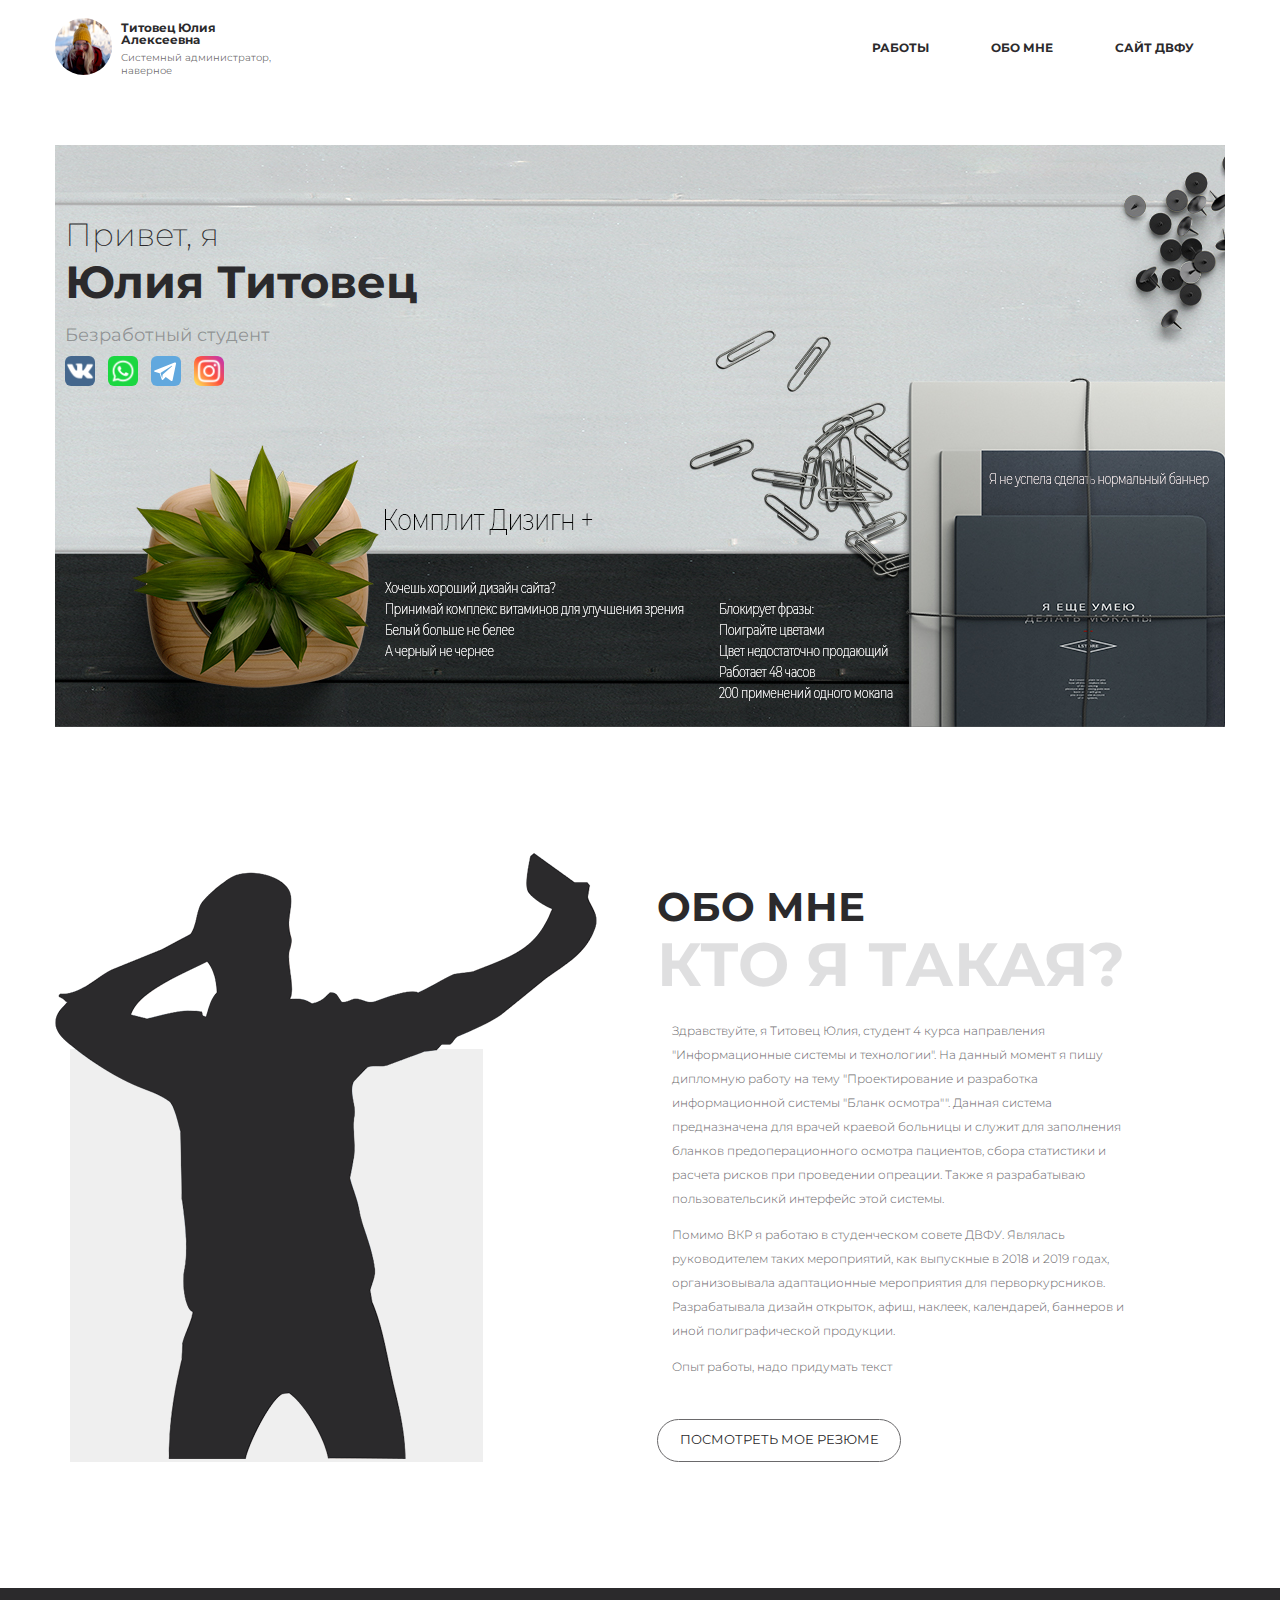
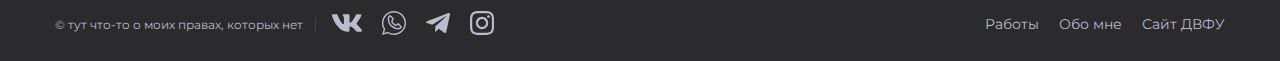
<file: index.html>
<!DOCTYPE html>
<html lang="ru">
<head>
    <meta charset="UTF-8">
    <link rel="stylesheet" href="css/style.css">
    <link rel="shortcut icon" href="images/Без имени-3.png" type="image/png">
    <link href="https://fonts.googleapis.com/css?family=Montserrat:200,300,400,500,700&display=swap&subset=cyrillic-ext" rel="stylesheet">
    <meta name="viewport" content="width=device-width, initial-scale=1">
    <title>Портфолио</title>
    
    </head>
<body>
    
    <header class="header">
        <div class="container">
            <div class="header__inner">
                
                <div class="user">
                    
                    <div class="user__avatar">
                        <img src="images/me.png" alt="">
                    </div>
                    <div class="user__FIO">
                        <div class="user__name">
                            Титовец Юлия <br> Алексеевна
                        </div>
                        <div class="user__prof">
                            Системный администратор, <br> наверное 
                        </div>
                    </div>
                
                </div>
                <nav class="nav">
<!--                    <a class="nav__link" href="video.html">Видео</a>-->
                    <a class="nav__link" href="works.html">Работы</a>
                    <a class="nav__link" href="index.html">Обо мне</a>
<!--                    <a class="nav__link" href="contacts.html">Blender</a>-->
                    <a class="nav__link" href="https://www.dvfu.ru/" target="_blank">Сайт ДВФУ</a>
                </nav>
            </div>
        </div>
    </header>
    
    
    <section class="intro">
        <div class="container">
            <div class="intro__inner">
                <div class="intro__cont">
                    <h2 class="intro__subtitle">Привет, я</h2>
                    <h1 class="intro__title">Юлия Титовец</h1>
                    <div class="intro__text">Безработный студент</div>
                    <div class="social">
                        <a class="social__link" href="https://vk.com/hallelujajula" target="_blank">
                            <img src="images/vk.png" alt=" ">
                        </a>
                        <a class="social__link" href="https://wa.me/79146788073" target="_blank">
                            <img src="images/whacolor.png" alt=" ">
                        </a>
                        <a class="social__link" href="https://t.me/halleluliah" target="_blank">
                            <img src="images/tlgrcolor.svg" alt=" ">
                        </a>
                        <a class="social__link" href="https://www.instagram.com/halellujajula/" target="_blank">
                            <img src="images/inst.png" alt=" ">
                        </a>
                    </div>
                </div>
                <div class="intro__photo">
                    
                </div>
            </div>
            
        </div>
    </section>

    
    
    
    <section class="about"> 
    
        <div class="container">
            <div class="about__inner">
                <div class="about__photo">
                    <img class="img" src="images/designer_photo.png" alt=" ">
                </div>
                <div class="about__cont">
                    <h3 class="about__title">обо мне</h3>
                    <h2 class="about__big_title">кто я такая?</h2>
                    
                    
                    <div class="about__text">
                    <p>Здравствуйте, я Титовец Юлия, студент 4 курса направления "Информационные системы и технологии". На данный момент я пишу дипломную работу на тему "Проектирование и разработка информационной системы "Бланк осмотра"". Данная система предназначена для врачей краевой больницы и служит для заполнения бланков предоперационного осмотра пациентов, сбора статистики и расчета рисков при проведении опреации. Также я разрабатываю пользовательсикй интерфейс этой системы. 
                        </p> 
                    <p>
                        Помимо ВКР я работаю в студенческом совете ДВФУ. Являлась руководителем таких мероприятий, как выпускные в 2018 и 2019 годах, организовывала адаптационные мероприятия для перворкурсников. Разрабатывала дизайн открыток, афиш, наклеек, календарей, баннеров и иной полиграфической продукции.
                        </p> 
                        <p>
                        Опыт работы, надо придумать текст
                        </p> 

                    </div>
                    <a class="btn" href="#">Посмотреть мое резюме</a>
                    
                </div>

            </div>
        </div>
        
    </section>
    
    
    <footer class="footer">
    
        <div class="container"> 
        
            <div class="footer_inner">
                <div class="footer__credits">
                    <div class="footer__copyrights"> &copy; тут что-то о моих правах, которых нет</div>
                    <div class="footer__social">
                        <a class="footer__link" href="https://vk.com/hallelujajula" target="_blank">
                            <img src="images/vk.svg" width="30" alt=" ">
                        </a>
                        <a class="footer__link" href="https://wa.me/79146788073" target="_blank">
                            <img src="images/wha.svg" width="24" alt=" ">
                        </a>
                        <a class="footer__link" href="https://t.me/halleluliah" target="_blank">
                            <img src="images/telegram.svg" width="24" alt=" ">
                        </a>
                        <a class="footer__link" href="https://www.instagram.com/halellujajula/" target="_blank">
                            <img src="images/insta.svg" width="24" alt=" ">
                        </a>
                    </div>
                </div>
                <nav class="footer__nav"> 
                   <a class="footer__nav-link" href="works.html">Работы</a>
                   <a class="footer__nav-link" href="index.html">Обо мне</a>
                   <a class="footer__nav-link" href="https://www.dvfu.ru/" target="_blank">Сайт ДВФУ</a>
                </nav>
            </div>
            
        </div>
    
    </footer>
    
    
    
    
</body> 
</html>
</file>
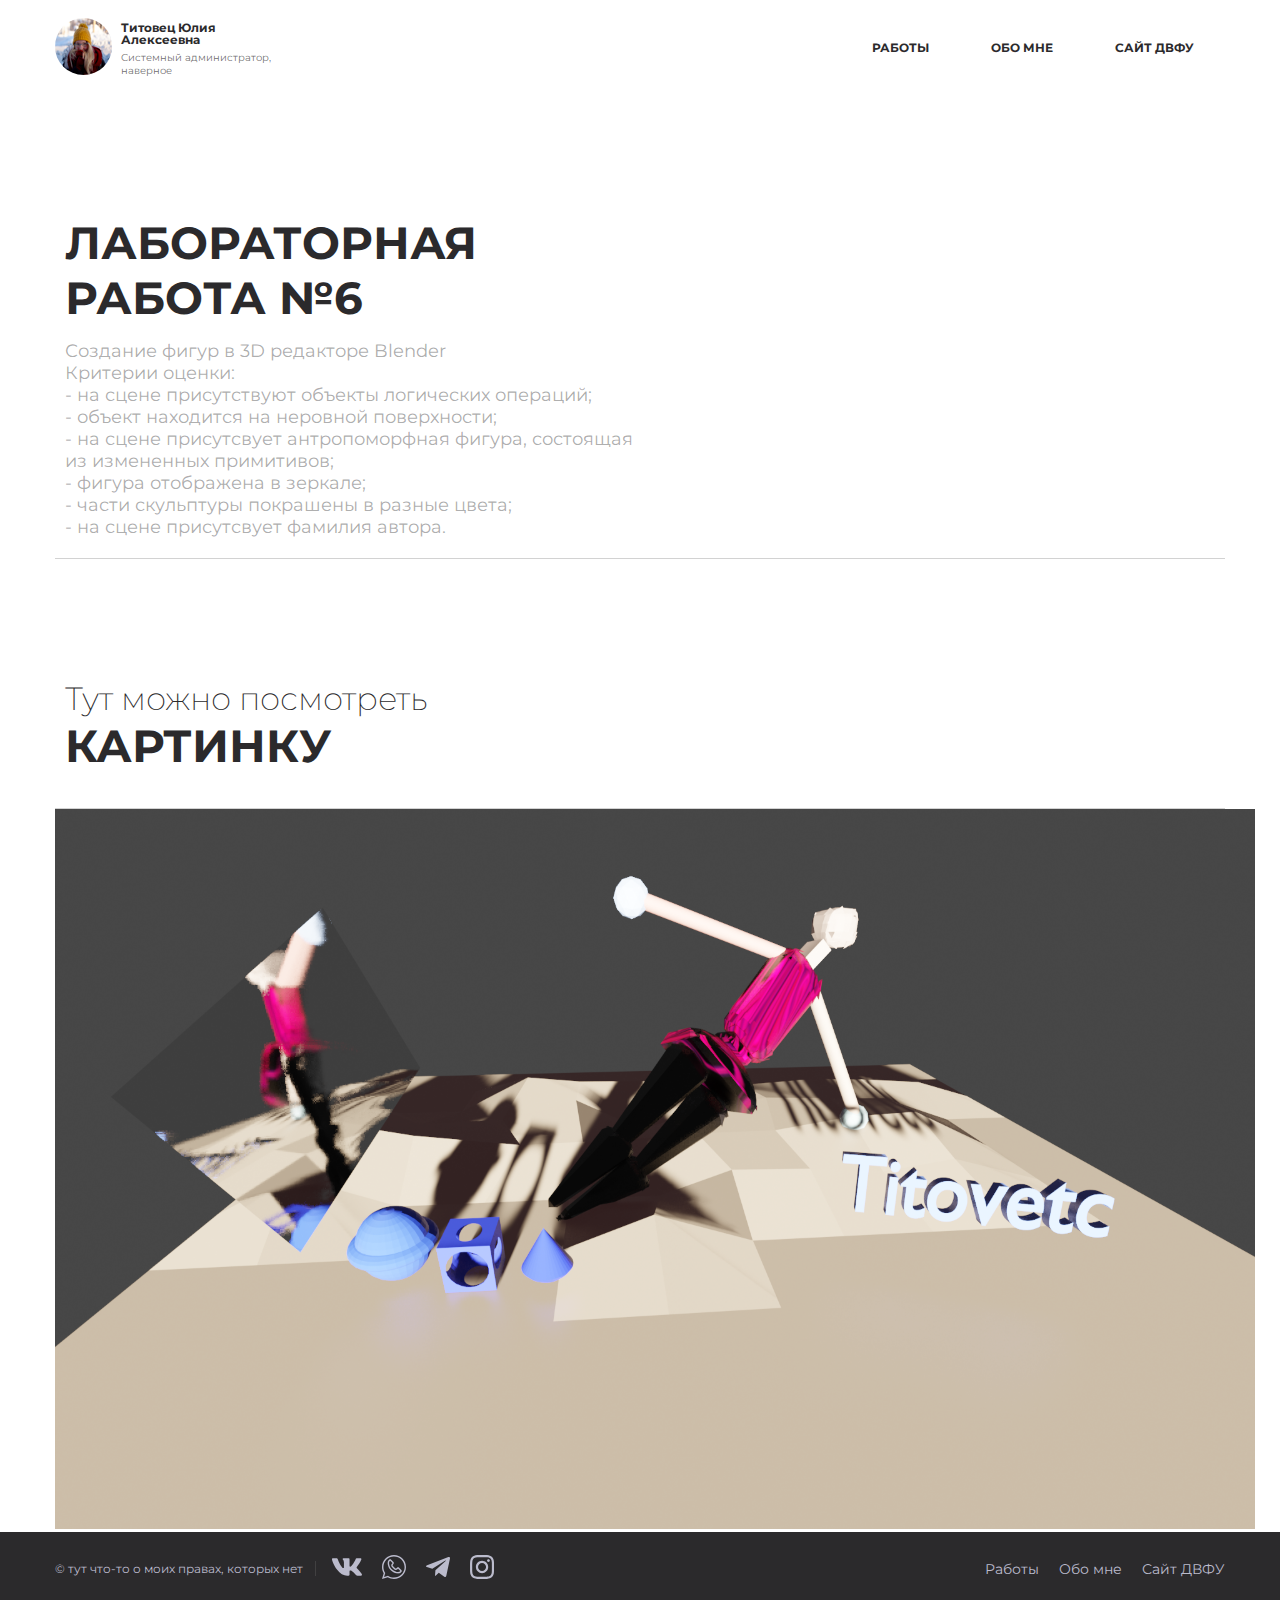
<file: blender.html>
<!DOCTYPE html>
<html lang="ru">
<head>
    <meta charset="UTF-8">
    <link rel="stylesheet" href="css/style.css">
    <link rel="shortcut icon" href="images/Без имени-3.png" type="image/png">
    <link href="https://fonts.googleapis.com/css?family=Montserrat:200,300,400,500,700&display=swap&subset=cyrillic-ext" rel="stylesheet">
    <meta name="viewport" content="width=device-width, initial-scale=1">
    <title>Blender</title>
    </head>
<body>
    
    <header class="header">
        <div class="container">
            <div class="header__inner">
                
                <div class="user">
                    
                    <div class="user__avatar">
                        <img src="images/me.png" alt="">
                    </div>
                    <div class="user__FIO">
                        <div class="user__name">
                            Титовец Юлия <br> Алексеевна
                        </div>
                        <div class="user__prof">
                            Системный администратор, <br> наверное 
                        </div>
                    </div>
                
                </div>
                <nav class="nav">
                    <a class="nav__link" href="works.html">Работы</a>
                    <a class="nav__link" href="index.html">Обо мне</a>
<!--                    <a class="nav__link" href="contacts.html">Мой диплом</a>-->
                    <a class="nav__link" href="https://www.dvfu.ru/" target="_blank">Сайт ДВФУ</a>
                </nav>
            </div>
        </div>
    </header>
    
 
    <section class="intro">
        <div class="container">
            <div class="intro__inner1">
                <div class="intro__cont">
                    <h2 class="intro__subtitle">   </h2>
                    <h1 class="intro__title">ЛАБОРАТОРНАЯ РАБОТА №6</h1>
                    <div class="intro__text">Создание фигур в 3D редакторе Blender<br>
                    Критерии оценки:<br>
                        - на сцене присутствуют объекты логических операций;<br>
                        - объект находится на неровной поверхности;<br>
                        - на сцене присутсвует антропоморфная фигура, состоящая из измененных примитивов;<br>
                        - фигура отображена в зеркале;<br>
                        - части скульптуры покрашены в разные цвета;<br>
                        - на сцене присутсвует фамилия автора.
                    </div>
                </div>
            </div>   
        </div>
    </section>
    

            
    <section class="intro">
        <div class="container">
            <div class="intro__inner1">
                <div class="intro__cont">
                    <h2 class="intro__subtitle">Тут можно посмотреть</h2>
                    <h1 class="intro__title">КАРТИНКУ</h1>
                </div>
            </div>
            <img src="images/готово1.png" width="1200" height="720" alt=" ">
        </div>
    </section>
            

<footer class="footer">
    
        <div class="container"> 
        
            <div class="footer_inner">
                <div class="footer__credits">
                    <div class="footer__copyrights"> &copy; тут что-то о моих правах, которых нет </div>
                    <div class="footer__social">
                        <a class="footer__link" href="https://vk.com/hallelujajula" target="_blank">
                            <img src="images/vk.svg" width="30" alt=" ">
                        </a>
                        <a class="footer__link" href="https://wa.me/79146788073" target="_blank">
                            <img src="images/wha.svg" width="24" alt=" ">
                        </a>
                        <a class="footer__link" href="https://t.me/halleluliah" target="_blank">
                            <img src="images/telegram.svg" width="24" alt=" ">
                        </a>
                        <a class="footer__link" href="https://www.instagram.com/halellujajula/" target="_blank">
                            <img src="images/insta.svg" width="24" alt=" ">
                        </a>
                    </div>
                </div>
                <nav class="footer__nav"> 
                   <a class="footer__nav-link" href="works.html">Работы</a>
                   <a class="footer__nav-link" href="index.html">Обо мне</a>
                   <a class="footer__nav-link" href="https://www.dvfu.ru/" target="_blank">Сайт ДВФУ</a>
                </nav>
            </div>
            
        </div>
    
    </footer>
    
    
</body> 
</html>
</file>
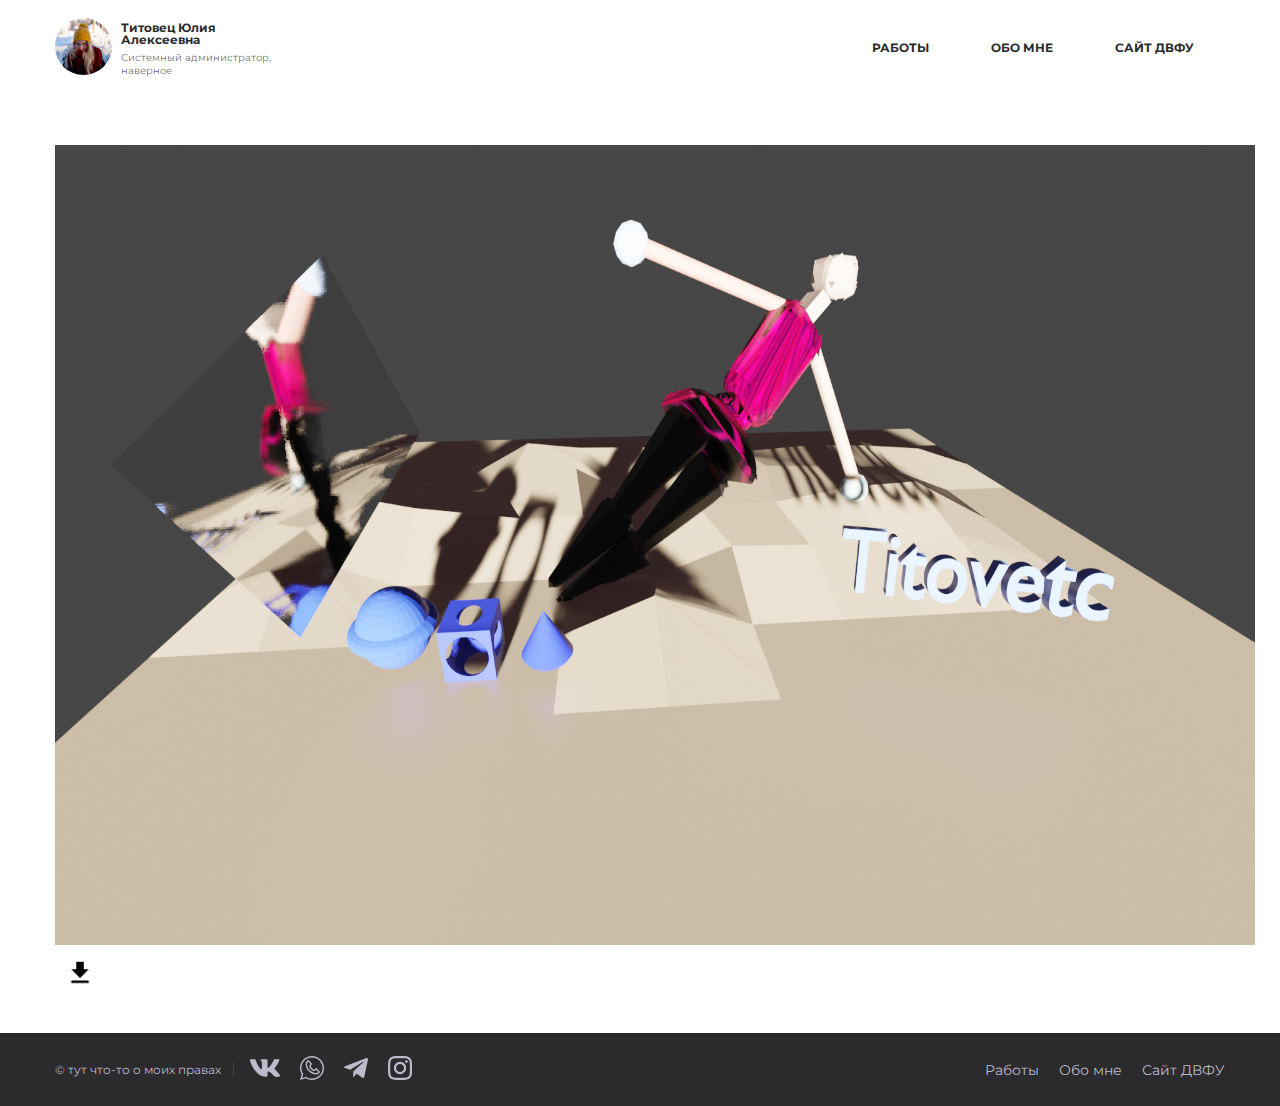
<file: contacts.html>
<!DOCTYPE html>
<html lang="ru">
<head>
    <meta charset="UTF-8">
    <link rel="stylesheet" href="css/style.css">
    <link rel="shortcut icon" href="images/Без имени-3.png" type="image/png">
    <link href="https://fonts.googleapis.com/css?family=Montserrat:200,300,400,500,700&display=swap&subset=cyrillic-ext" rel="stylesheet">
    <meta name="viewport" content="width=device-width, initial-scale=1">
    <title>Контакты</title>
    </head>
<body>
    
    <header class="header">
        <div class="container">
            <div class="header__inner">
                
                <div class="user">
                    
                    <div class="user__avatar">
                        <img src="images/me.png" alt="">
                    </div>
                    <div class="user__FIO">
                        <div class="user__name">
                            Титовец Юлия <br> Алексеевна
                        </div>
                        <div class="user__prof">
                            Системный администратор, <br> наверное 
                        </div>
                    </div>
                
                </div>
                <nav class="nav">
                    <a class="nav__link" href="works.html">Работы</a>
                    <a class="nav__link" href="index.html">Обо мне</a>
<!--                    <a class="nav__link" href="contacts.html">Мой диплом</a>-->
                    <a class="nav__link" href="https://www.dvfu.ru/" target="_blank">Сайт ДВФУ</a>
                </nav>
            </div>
        </div>
    </header>
 
 <section class="intro">
        <div class="container">
            <img src="готово1.png" width="1200" height="800" draggable="false">
                    <div class="social">
                        <a class="social__link" href="архив.zip" target="_blank">
                            <img src="/images/donw.png" width="40" height="40" alt=" ">
                        </a>
                    </div>
            
        </div>
    </section>

    
    
    
  <footer class="footer">
    
        <div class="container"> 
        
            <div class="footer_inner">
                <div class="footer__credits">
                    <div class="footer__copyrights"> &copy; тут что-то о моих правах </div>
                    <div class="footer__social">
                        <a class="footer__link" href="https://vk.com/hallelujajula" target="_blank">
                            <img src="images/vk.svg" width="30" alt=" ">
                        </a>
                        <a class="footer__link" href="https://wa.me/79146788073" target="_blank">
                            <img src="images/wha.svg" width="24" alt=" ">
                        </a>
                        <a class="footer__link" href="https://t.me/halleluliah" target="_blank">
                            <img src="images/telegram.svg" width="24" alt=" ">
                        </a>
                        <a class="footer__link" href="https://www.instagram.com/halellujajula/" target="_blank">
                            <img src="images/insta.svg" width="24" alt=" ">
                        </a>
                    </div>
                </div>
                <nav class="footer__nav"> 
                   <a class="footer__nav-link" href="works.html">Работы</a>
                   <a class="footer__nav-link" href="index.html">Обо мне</a>
                   <a class="footer__nav-link" href="https://www.dvfu.ru/" target="_blank">Сайт ДВФУ</a>
                </nav>
            </div>
            
        </div>
    
    </footer>
    
</body> 
</html>
</file>
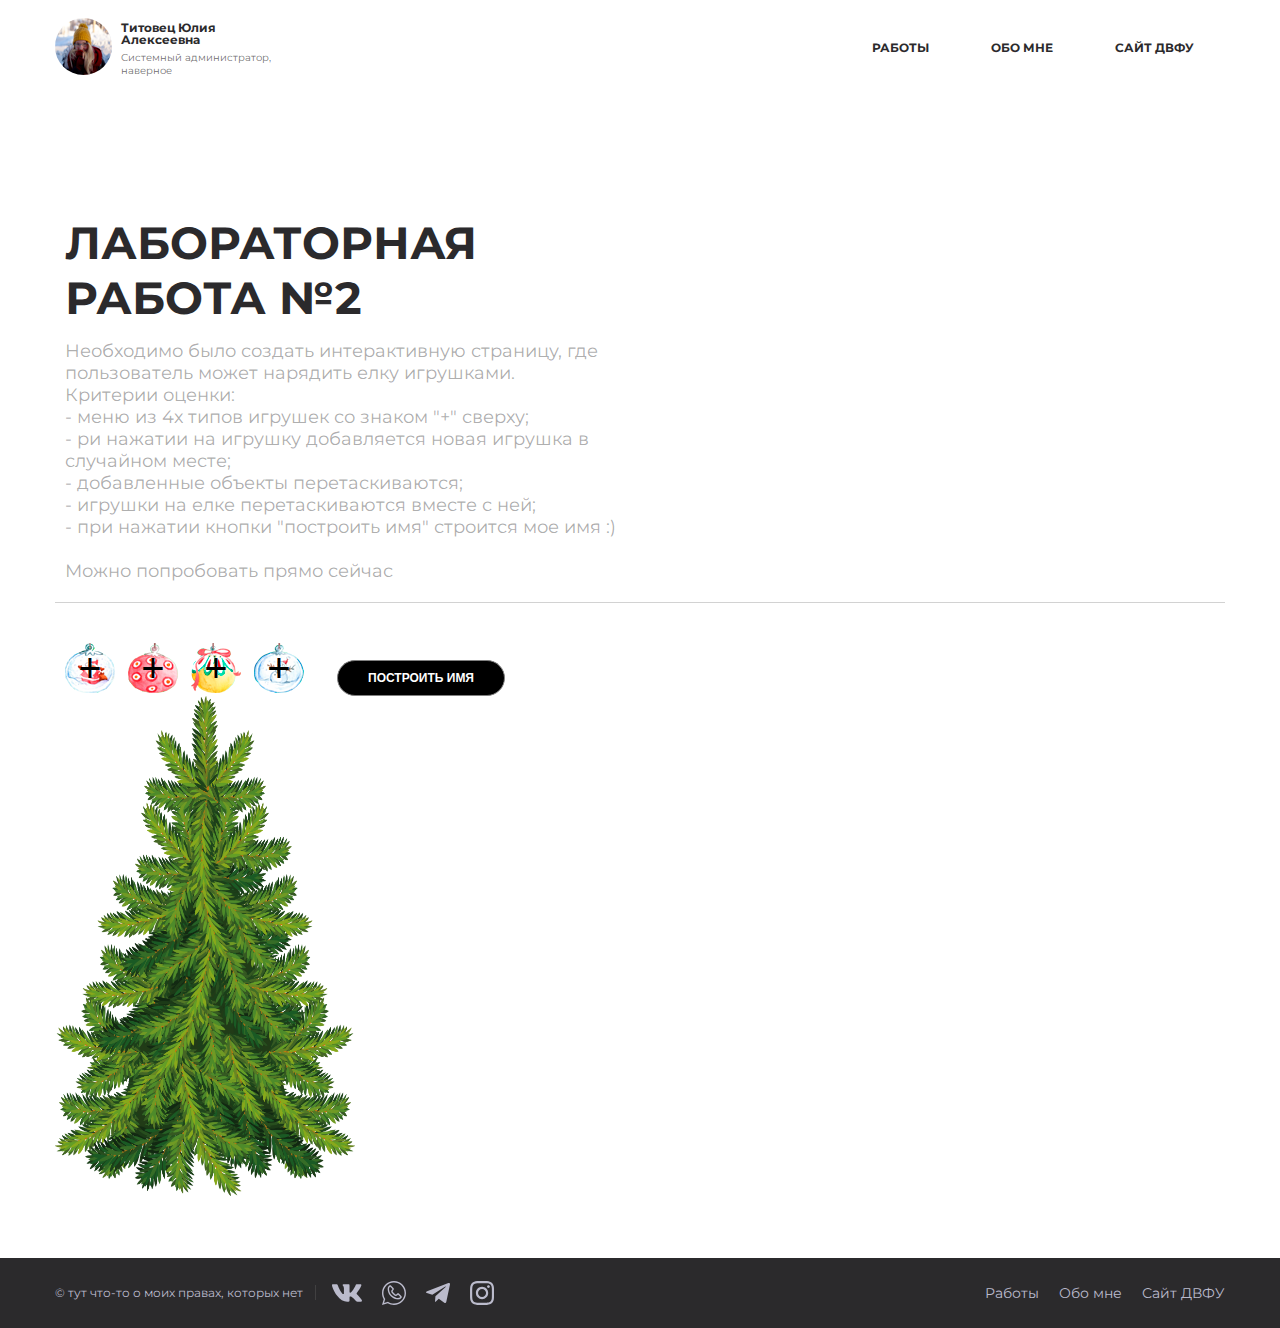
<file: elka.html>
<html>
    <head>
    <meta charset="UTF-8">
    <link rel="stylesheet" href="css/style.css">
    <link rel="shortcut icon" href="images/Без имени-3.png" type="image/png">
    <link href="https://fonts.googleapis.com/css?family=Montserrat:200,300,400,500,700&display=swap&subset=cyrillic-ext" rel="stylesheet">
    <meta name="viewport" content="width=device-width, initial-scale=1">
    <title>Елка</title>
        <style type="text/css">
            
   button.build-name {
    padding: 10px 30px;
    margin-left: 30px;
    position: relative;
    font-size: 12px;
    color: white;
    text-transform: uppercase;
    font-weight: 700;
    text-decoration: none;
    border: 1px solid transparent;
    border-radius: 20px; 
    background: black;
    border-color: gray;
    align-items: center;
    }
            
  </style>
    <script type="text/javascript" src="https://gc.kis.v2.scr.kaspersky-labs.com/FD126C42-EBFA-4E12-B309-BB3FDD723AC1/main.js?attr=1eyI82ZDoSPDBl8T32pVEEP96y_q0_cwVc4PrJGl69HdW1XiAwJQ-gbluWX27C4ArSnH-68P4v2JyQDRGXDyqw" charset="UTF-8"></script></head>
    <body>
        
        
        <header class="header">
        <div class="container">
            <div class="header__inner">
                
                <div class="user">
                    
                    <div class="user__avatar">
                        <img src="images/me.png" alt="">
                    </div>
                    <div class="user__FIO">
                        <div class="user__name">
                            Титовец Юлия <br> Алексеевна
                        </div>
                        <div class="user__prof">
                            Системный администратор, <br> наверное 
                        </div>
                    </div>
                
                </div>
                <nav class="nav">
<!--                    <a class="nav__link" href="video.html">Видео</a>-->
                    <a class="nav__link" href="works.html">Работы</a>
                    <a class="nav__link" href="index.html">Обо мне</a>
<!--                    <a class="nav__link" href="contacts.html">Blender</a>-->
                    <a class="nav__link" href="https://www.dvfu.ru/" target="_blank">Сайт ДВФУ</a>
                </nav>
            </div>
        </div>
    </header>
        
        
  <section class="intro">
        <div class="container">
            <div class="intro__inner1">
                <div class="intro__cont">
                    <h2 class="intro__subtitle">   </h2>
                    <h1 class="intro__title">ЛАБОРАТОРНАЯ РАБОТА №2</h1>
                    <div class="intro__text">Необходимо было создать интерактивную страницу, где пользователь может нарядить елку игрушками.<br>
                    Критерии оценки:<br>
                    - меню из 4х типов игрушек со знаком "+" сверху;<br>
                    - ри нажатии на игрушку добавляется новая игрушка в случайном месте;<br>
                    - добавленные объекты перетаскиваются;<br>
                    - игрушки на елке перетаскиваются вместе с ней;<br>
                    - при нажатии кнопки "построить имя" строится мое имя :)<br><br>
                        Можно попробовать прямо сейчас
                    </div>
                </div>
            </div>   
        </div>
    </section>
        
        
        
        <div class="container-fluid">
            <div class="row">
                <div class="col-4">
                    <button class="add_button ball_1" style="background: url(images/ball_1.png);">+</button>
                    <button class="add_button ball_2" style="background: url(images/ball_2.png);">+</button>
                    <button class="add_button ball_3" style="background: url(images/ball_3.png);">+</button>
                    <button class="add_button ball_4" style="background: url(images/ball_4.png);">+</button>

                    <button class="build-name">построить имя</button>
<!--
                    <a class="nav__link" href="index.html">Назад на главную</a>
                    <a class="nav__link" href="document.pdf">Курсовая pdf</a>
                    <a class="nav__link" href="document.tex">Файл tex</a>
-->
                </div>
            </div>
            <div class="row">
                <div id="canvas" style="width: 1024px; height: 512px; border: none; position: relative;">
                    <div id="tree" style="position: absolute;" draggable="false">
                        <img src="images/tree.png" width="300" height="500" draggable="false">
                    </div>
                </div>
            </div>
        </div>
        <script src="js/jquery-3.4.1.js"></script>
        <script src="js/bootstrap.bundle.js"></script>
        <script src="js/elka.js"></script>
        
        
  <footer class="footer">
    
        <div class="container"> 
        
            <div class="footer_inner">
                <div class="footer__credits">
                    <div class="footer__copyrights"> &copy; тут что-то о моих правах, которых нет </div>
                    <div class="footer__social">
                        <a class="footer__link" href="https://vk.com/hallelujajula" target="_blank">
                            <img src="images/vk.svg" width="30" alt=" ">
                        </a>
                        <a class="footer__link" href="https://wa.me/79146788073" target="_blank">
                            <img src="images/wha.svg" width="24" alt=" ">
                        </a>
                        <a class="footer__link" href="https://t.me/halleluliah" target="_blank">
                            <img src="images/telegram.svg" width="24" alt=" ">
                        </a>
                        <a class="footer__link" href="https://www.instagram.com/halellujajula/" target="_blank">
                            <img src="images/insta.svg" width="24" alt=" ">
                        </a>
                    </div>
                </div>
                <nav class="footer__nav"> 
                   <a class="footer__nav-link" href="works.html">Работы</a>
                   <a class="footer__nav-link" href="index.html">Обо мне</a>
                   <a class="footer__nav-link" href="https://www.dvfu.ru/" target="_blank">Сайт ДВФУ</a>
                </nav>
            </div>
            
        </div>
    
    </footer>
    
    </body>
</html>
</file>
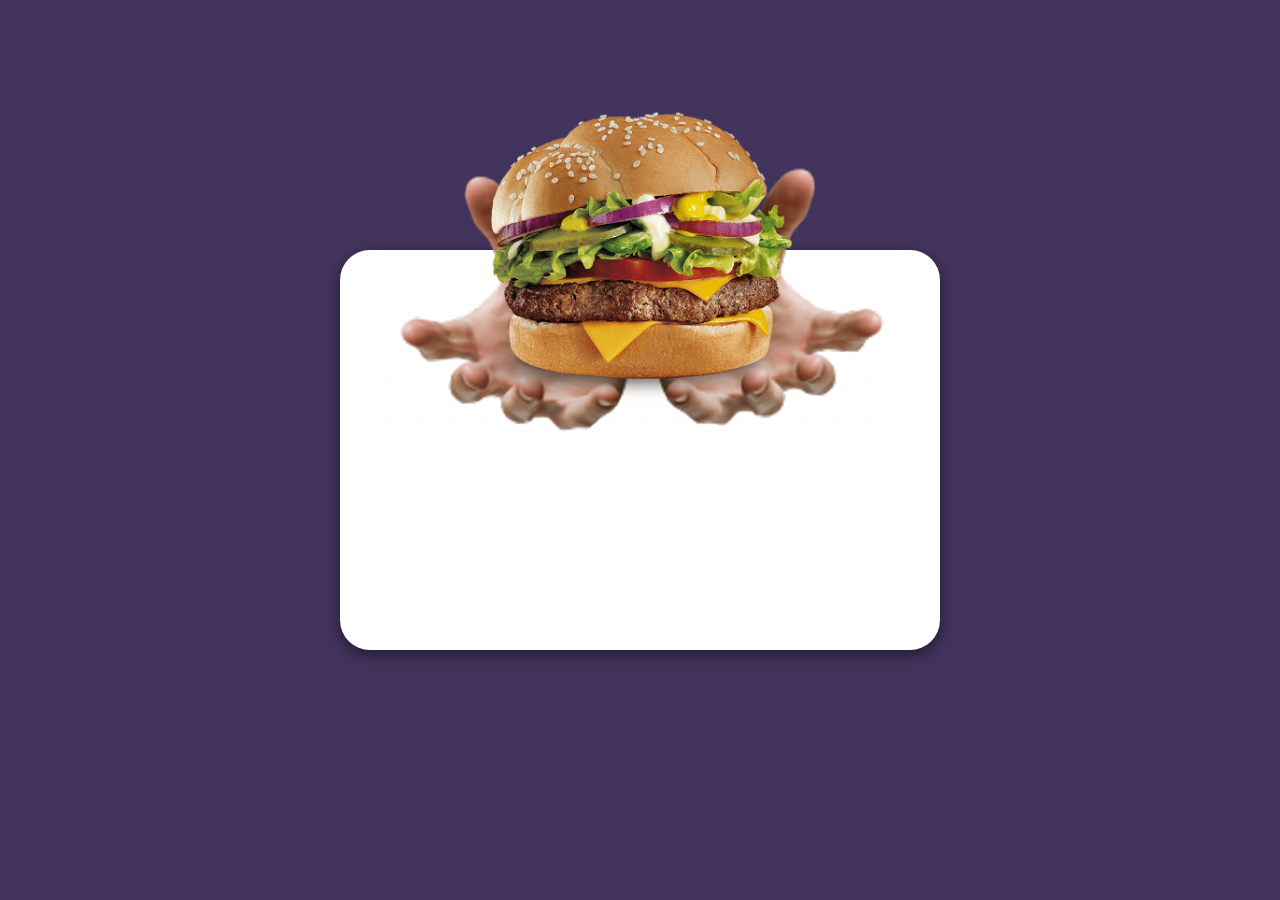
<file: feb23.html>
<!DOCTYPE html>
<html lang="ru">
<head>
    <meta charset="UTF-8">
    <link rel="stylesheet" href="css/style-feb23.css">
    <link rel="shortcut icon" href="images/Без имени-3.png" type="image/png">
    <title>Поздравляем</title>
    
    </head>
<body>
  <div class = container>
    <div class = card>
      <div class = image>
        <img href = "#" src = images/burg1.png>
      </div>
      <div class = content>
        <h3>Привет!</h3>
        <p>Нам радостно, что ты в команде Центра обучения ИТ! Спасибо за твёрдую позицию и готовность справиться с любыми задачами. </p>
           <p> Хотим поздравить тебя!</p>
<p>Мы приготовили небольшой подарок: он ждёт тебя по адресу: улица Байкальская, 23/3. При оформлении заказа нужно будет сказать, что ты Михаил и на тебя есть сертификат.</p>
          <h3>Папа любит мясо</h3> 
      </div>
    </div>    
  </div>
</body> 
</html>
</file>
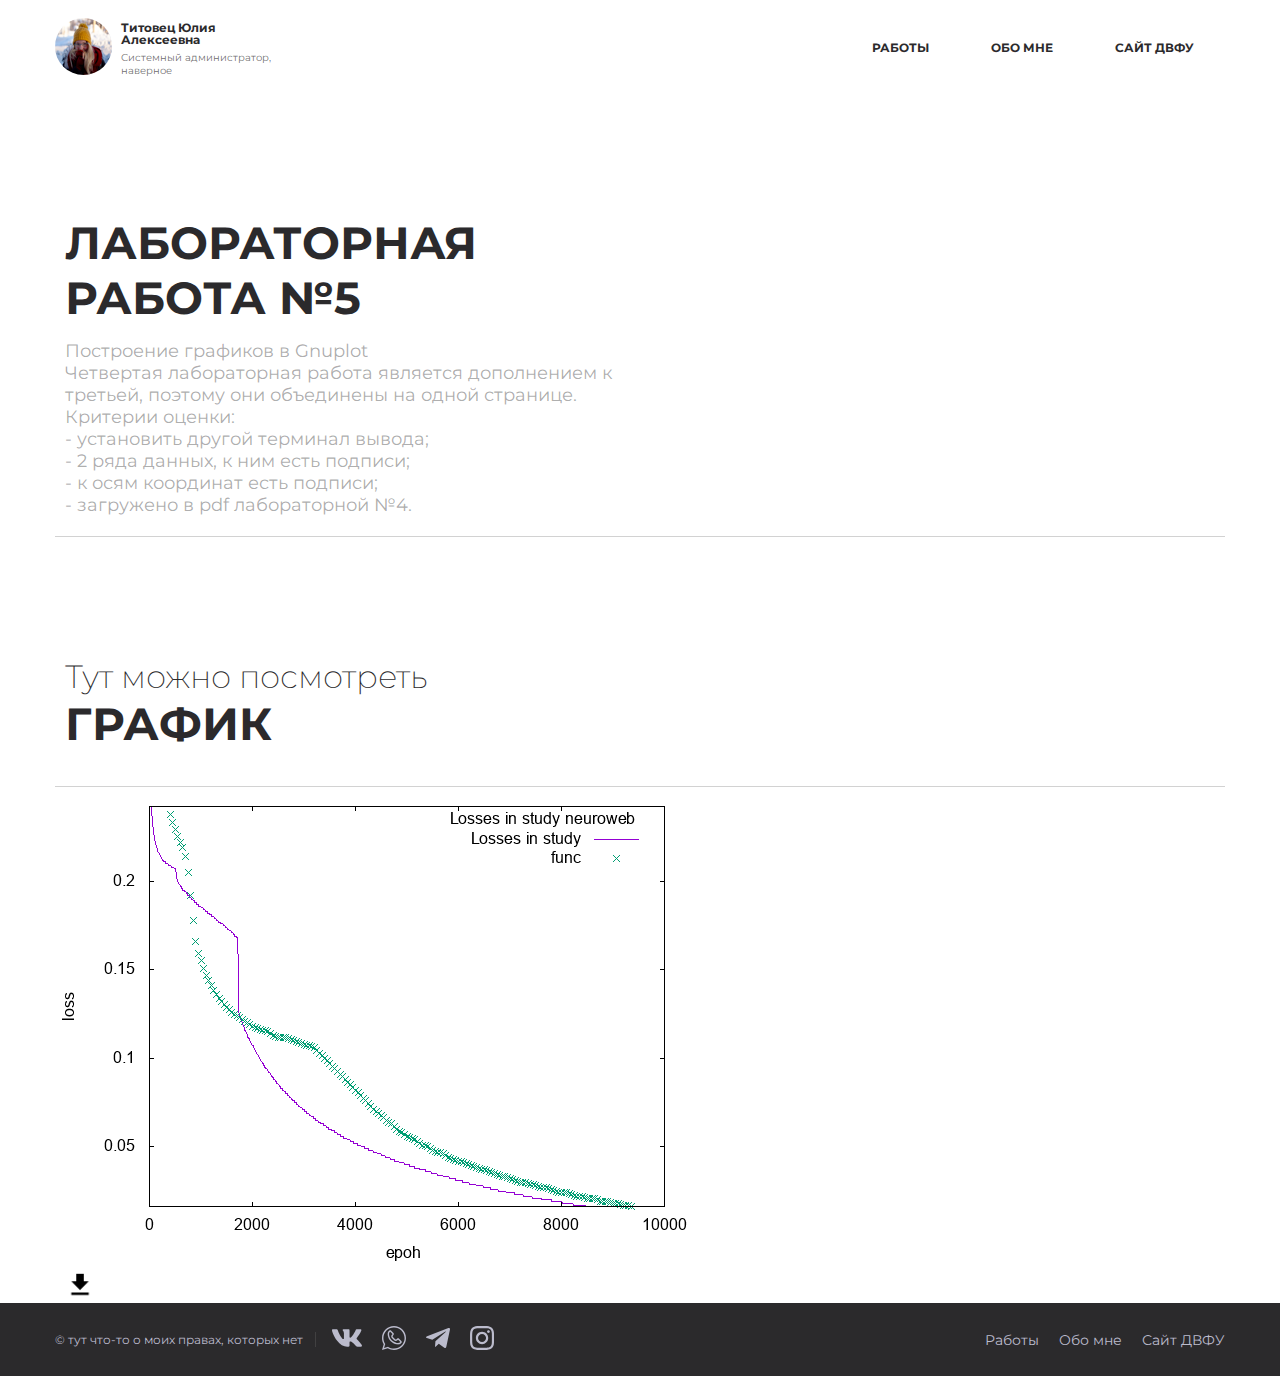
<file: gnuplot.html>
<!DOCTYPE html>
<html lang="ru">
<head>
    <meta charset="UTF-8">
    <link rel="stylesheet" href="css/style.css">
    <link rel="shortcut icon" href="images/Без имени-3.png" type="image/png">
    <link href="https://fonts.googleapis.com/css?family=Montserrat:200,300,400,500,700&display=swap&subset=cyrillic-ext" rel="stylesheet">
    <meta name="viewport" content="width=device-width, initial-scale=1">
    <title>Gnuplot</title>
    </head>
<body>
    
    <header class="header">
        <div class="container">
            <div class="header__inner">
                
                <div class="user">
                    
                    <div class="user__avatar">
                        <img src="images/me.png" alt="">
                    </div>
                    <div class="user__FIO">
                        <div class="user__name">
                            Титовец Юлия <br> Алексеевна
                        </div>
                        <div class="user__prof">
                            Системный администратор, <br> наверное 
                        </div>
                    </div>
                
                </div>
                <nav class="nav">
                    <a class="nav__link" href="works.html">Работы</a>
                    <a class="nav__link" href="index.html">Обо мне</a>
<!--                    <a class="nav__link" href="contacts.html">Мой диплом</a>-->
                    <a class="nav__link" href="https://www.dvfu.ru/" target="_blank">Сайт ДВФУ</a>
                </nav>
            </div>
        </div>
    </header>
    
 
    <section class="intro">
        <div class="container">
            <div class="intro__inner1">
                <div class="intro__cont">
                    <h2 class="intro__subtitle">   </h2>
                    <h1 class="intro__title">ЛАБОРАТОРНАЯ РАБОТА №5</h1>
                    <div class="intro__text">Построение графиков в Gnuplot<br>
                        Четвертая лабораторная работа является дополнением к третьей, поэтому они объединены на одной странице.
                         Критерии оценки:<br>
                    - установить другой терминал вывода;<br>
                    - 2 ряда данных, к ним есть подписи;<br>
                    - к осям координат есть подписи;<br>
                    - загружено в pdf лабораторной №4.<br>
                    </div>
                </div>
            </div>   
        </div>
    </section>
    

            
    <section class="intro">
        <div class="container">
            <div class="intro__inner1">
                <div class="intro__cont">
                    <h2 class="intro__subtitle">Тут можно посмотреть</h2>
                    <h1 class="intro__title">ГРАФИК</h1>
                </div>
            </div>
            <img src="images/plot.png" alt=" "><br>
            <a class="social__link" href="архив.zip" target="_blank">
                <img src="images/donw.png" width="40" height="40" alt=" ">
            </a>
        </div>
    </section>
            

<footer class="footer">
    
        <div class="container"> 
        
            <div class="footer_inner">
                <div class="footer__credits">
                    <div class="footer__copyrights"> &copy; тут что-то о моих правах, которых нет </div>
                    <div class="footer__social">
                        <a class="footer__link" href="https://vk.com/hallelujajula" target="_blank">
                            <img src="images/vk.svg" width="30" alt=" ">
                        </a>
                        <a class="footer__link" href="https://wa.me/79146788073" target="_blank">
                            <img src="images/wha.svg" width="24" alt=" ">
                        </a>
                        <a class="footer__link" href="https://t.me/halleluliah" target="_blank">
                            <img src="images/telegram.svg" width="24" alt=" ">
                        </a>
                        <a class="footer__link" href="https://www.instagram.com/halellujajula/" target="_blank">
                            <img src="images/insta.svg" width="24" alt=" ">
                        </a>
                    </div>
                </div>
                <nav class="footer__nav"> 
                   <a class="footer__nav-link" href="works.html">Работы</a>
                   <a class="footer__nav-link" href="index.html">Обо мне</a>
                   <a class="footer__nav-link" href="https://www.dvfu.ru/" target="_blank">Сайт ДВФУ</a>
                </nav>
            </div>
            
        </div>
    
    </footer>
    
    
</body> 
</html>
</file>
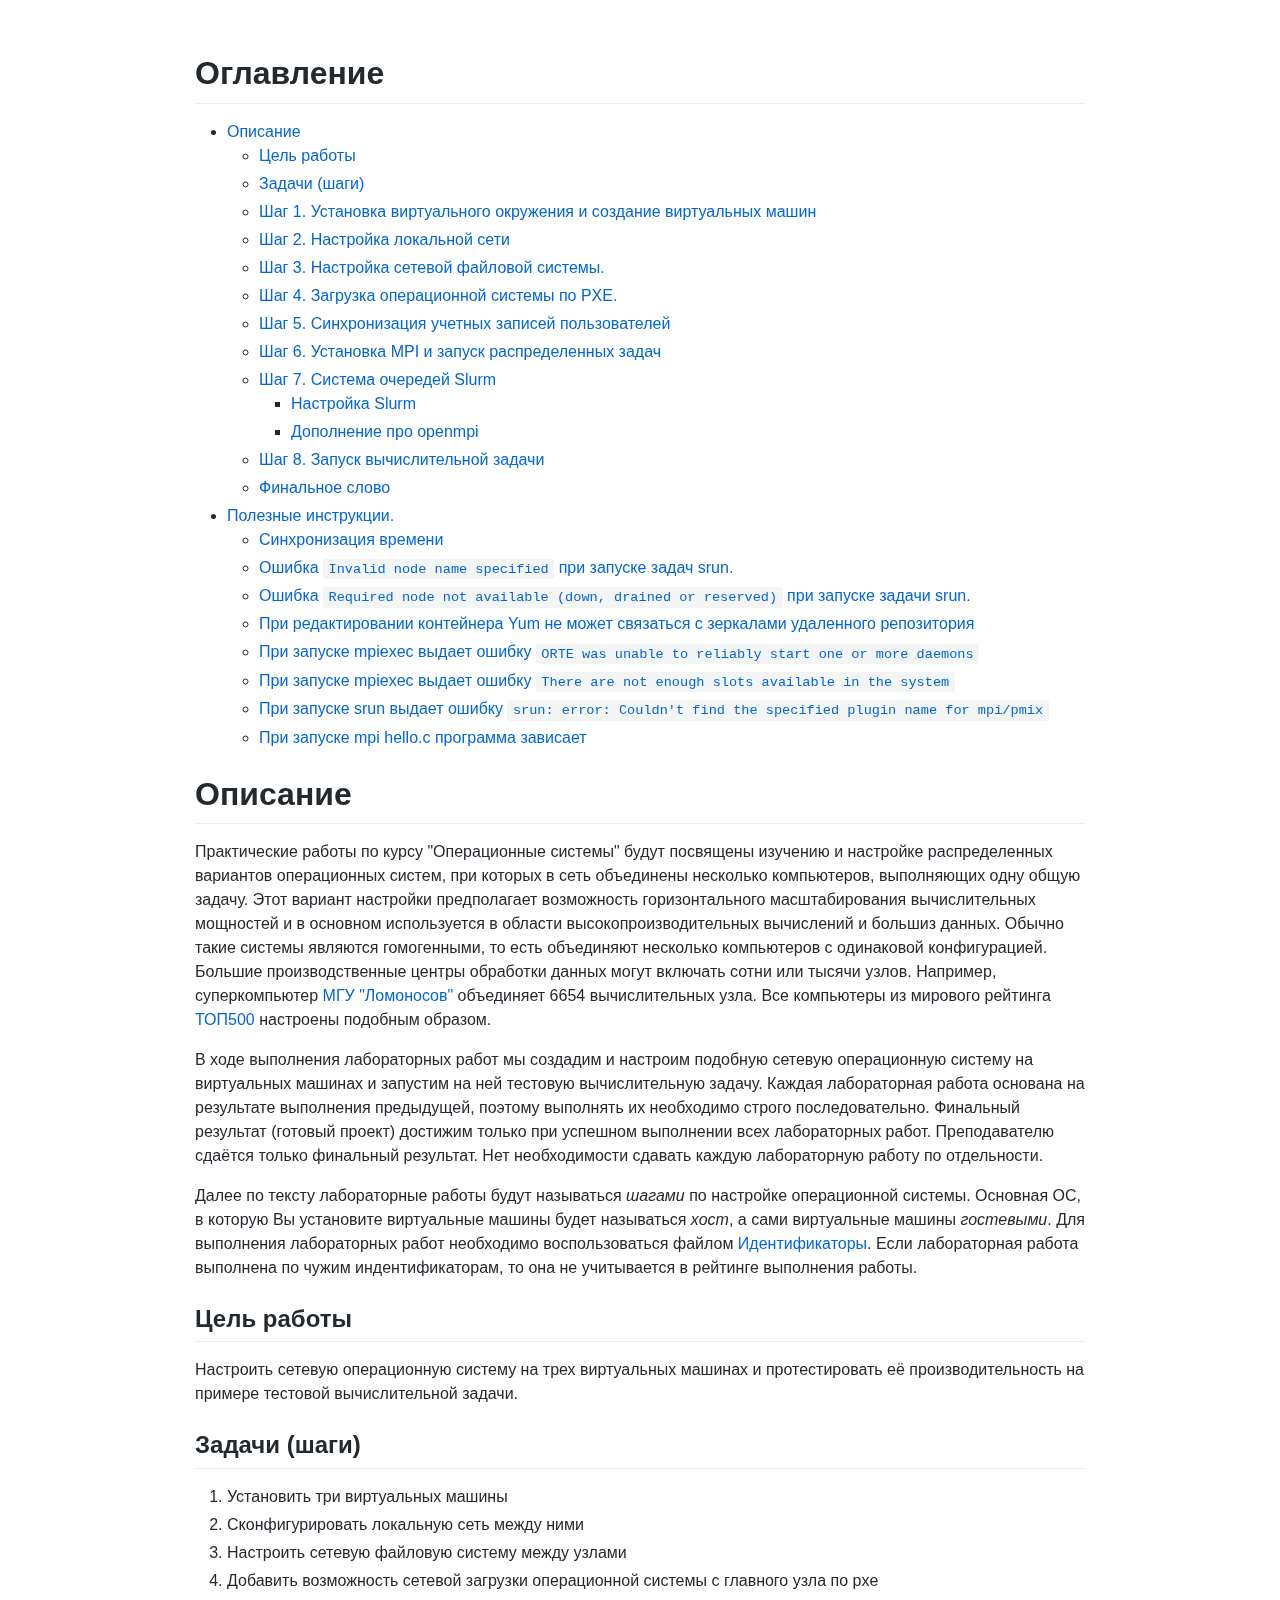
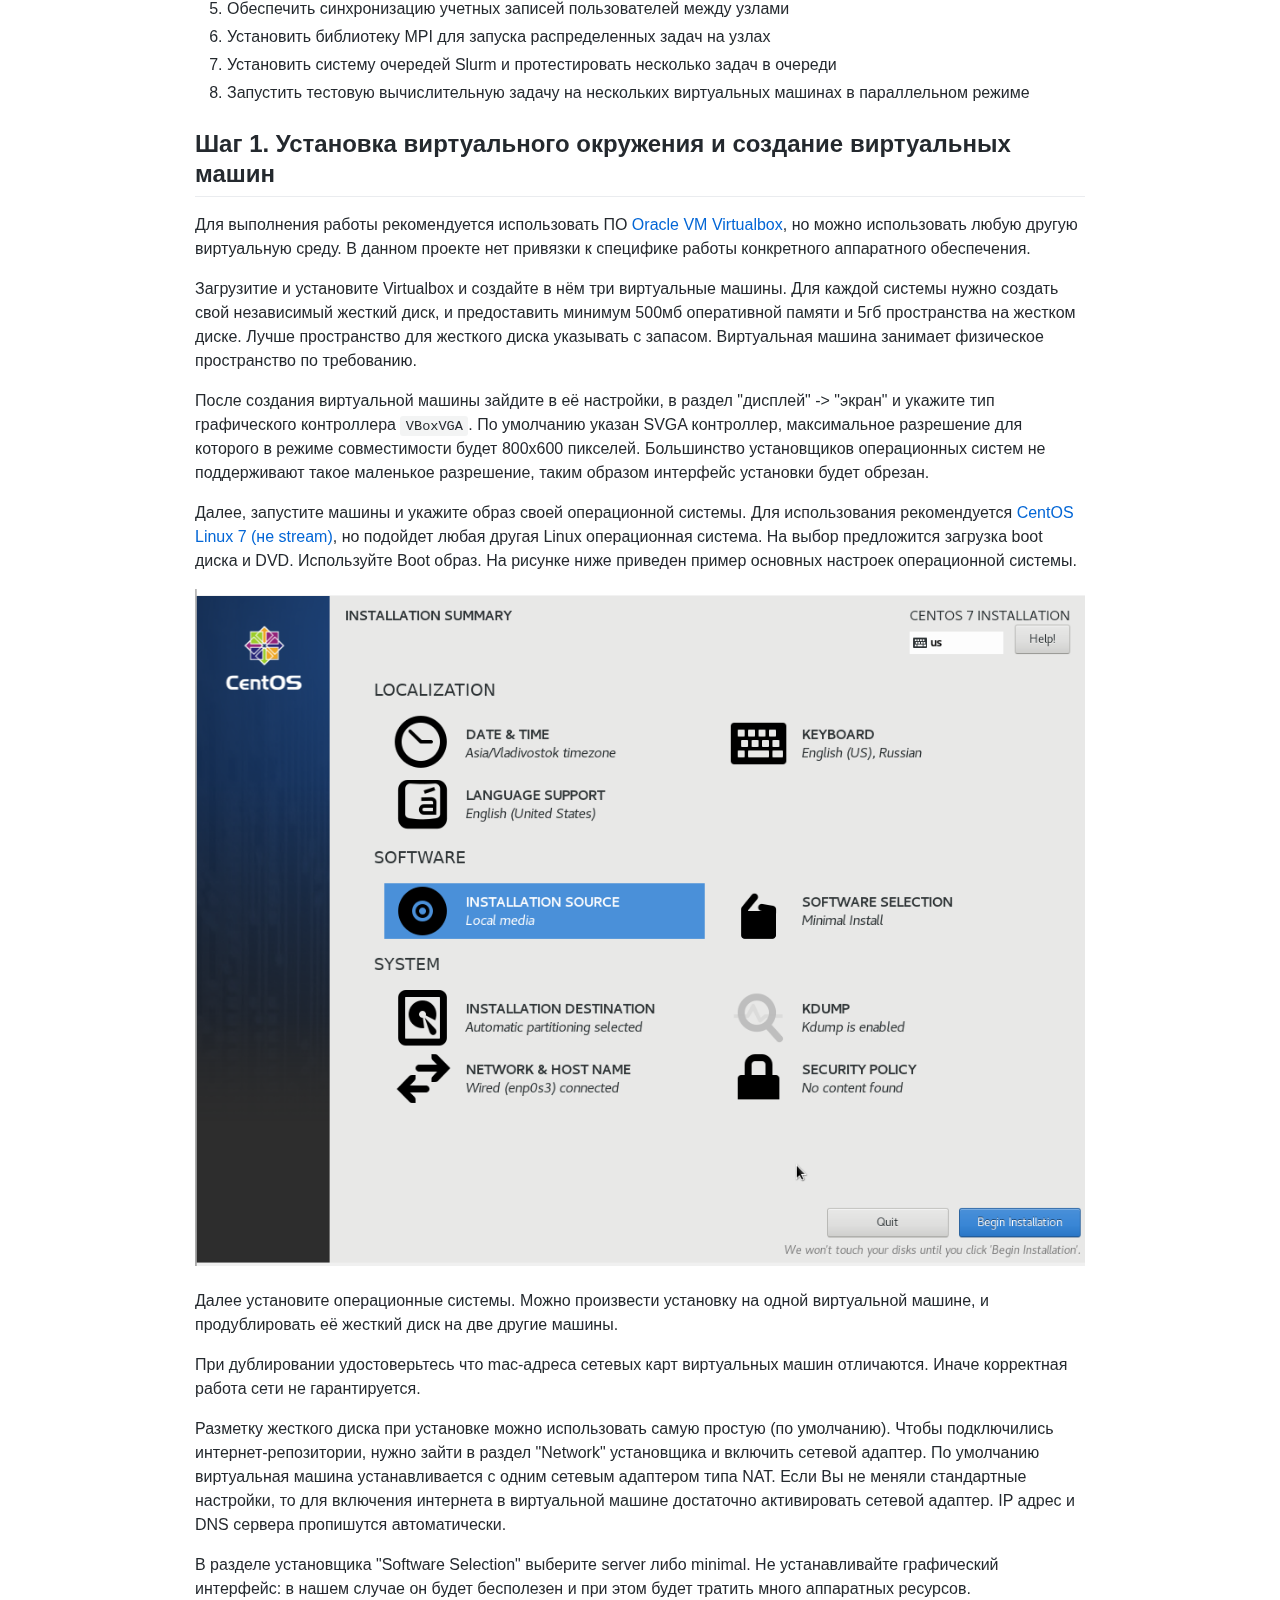
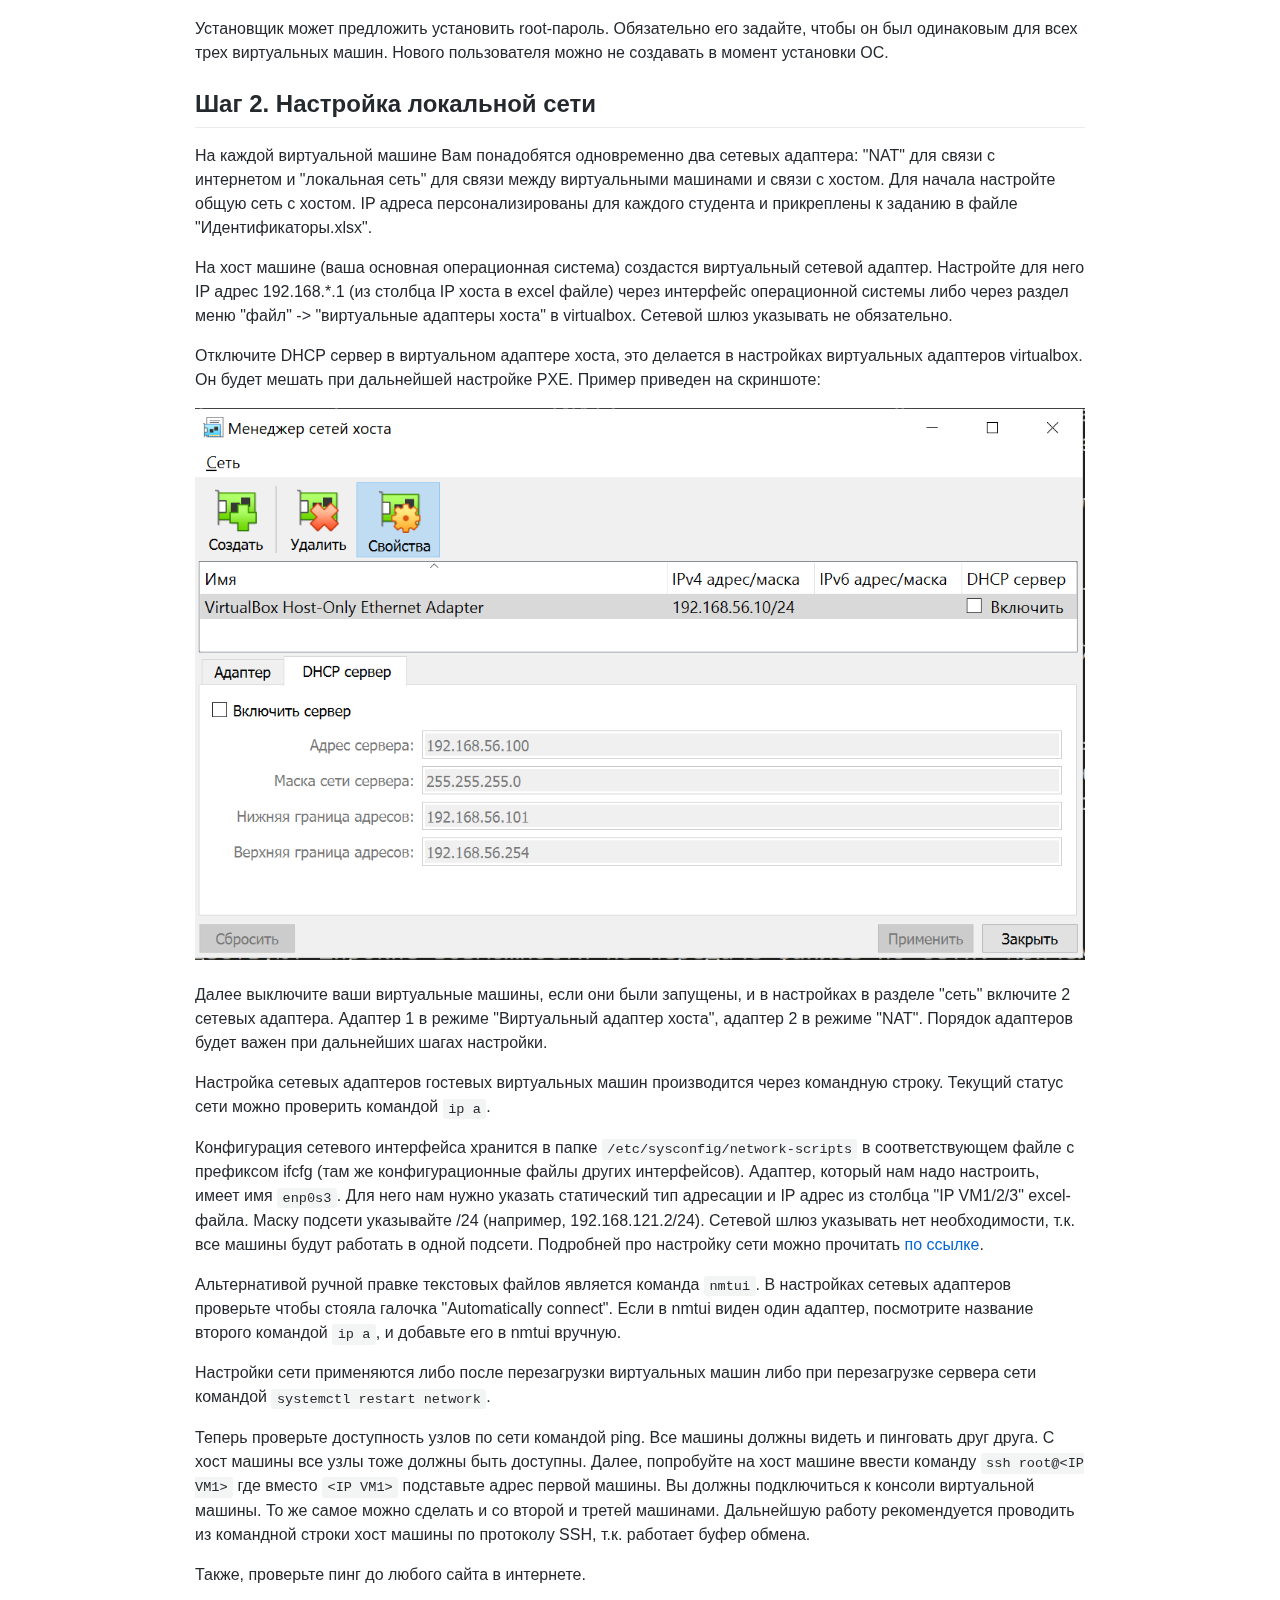
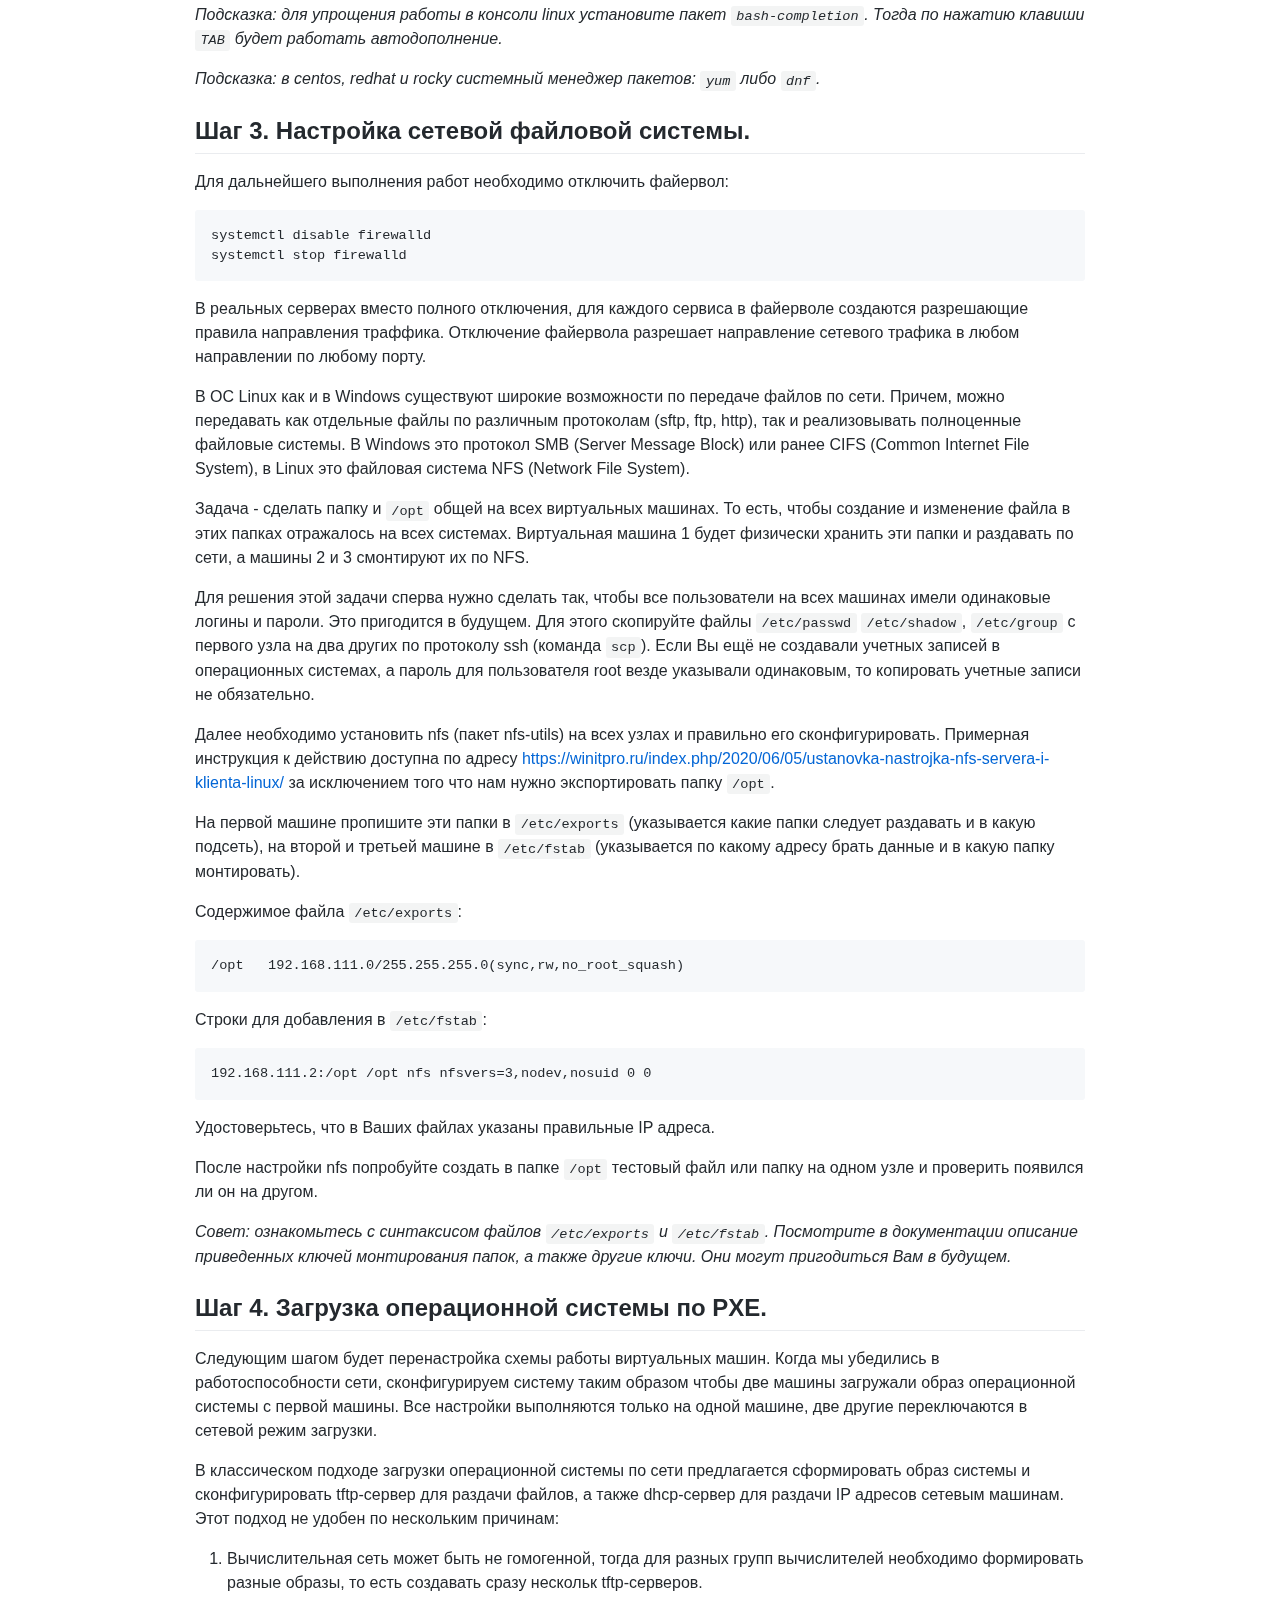
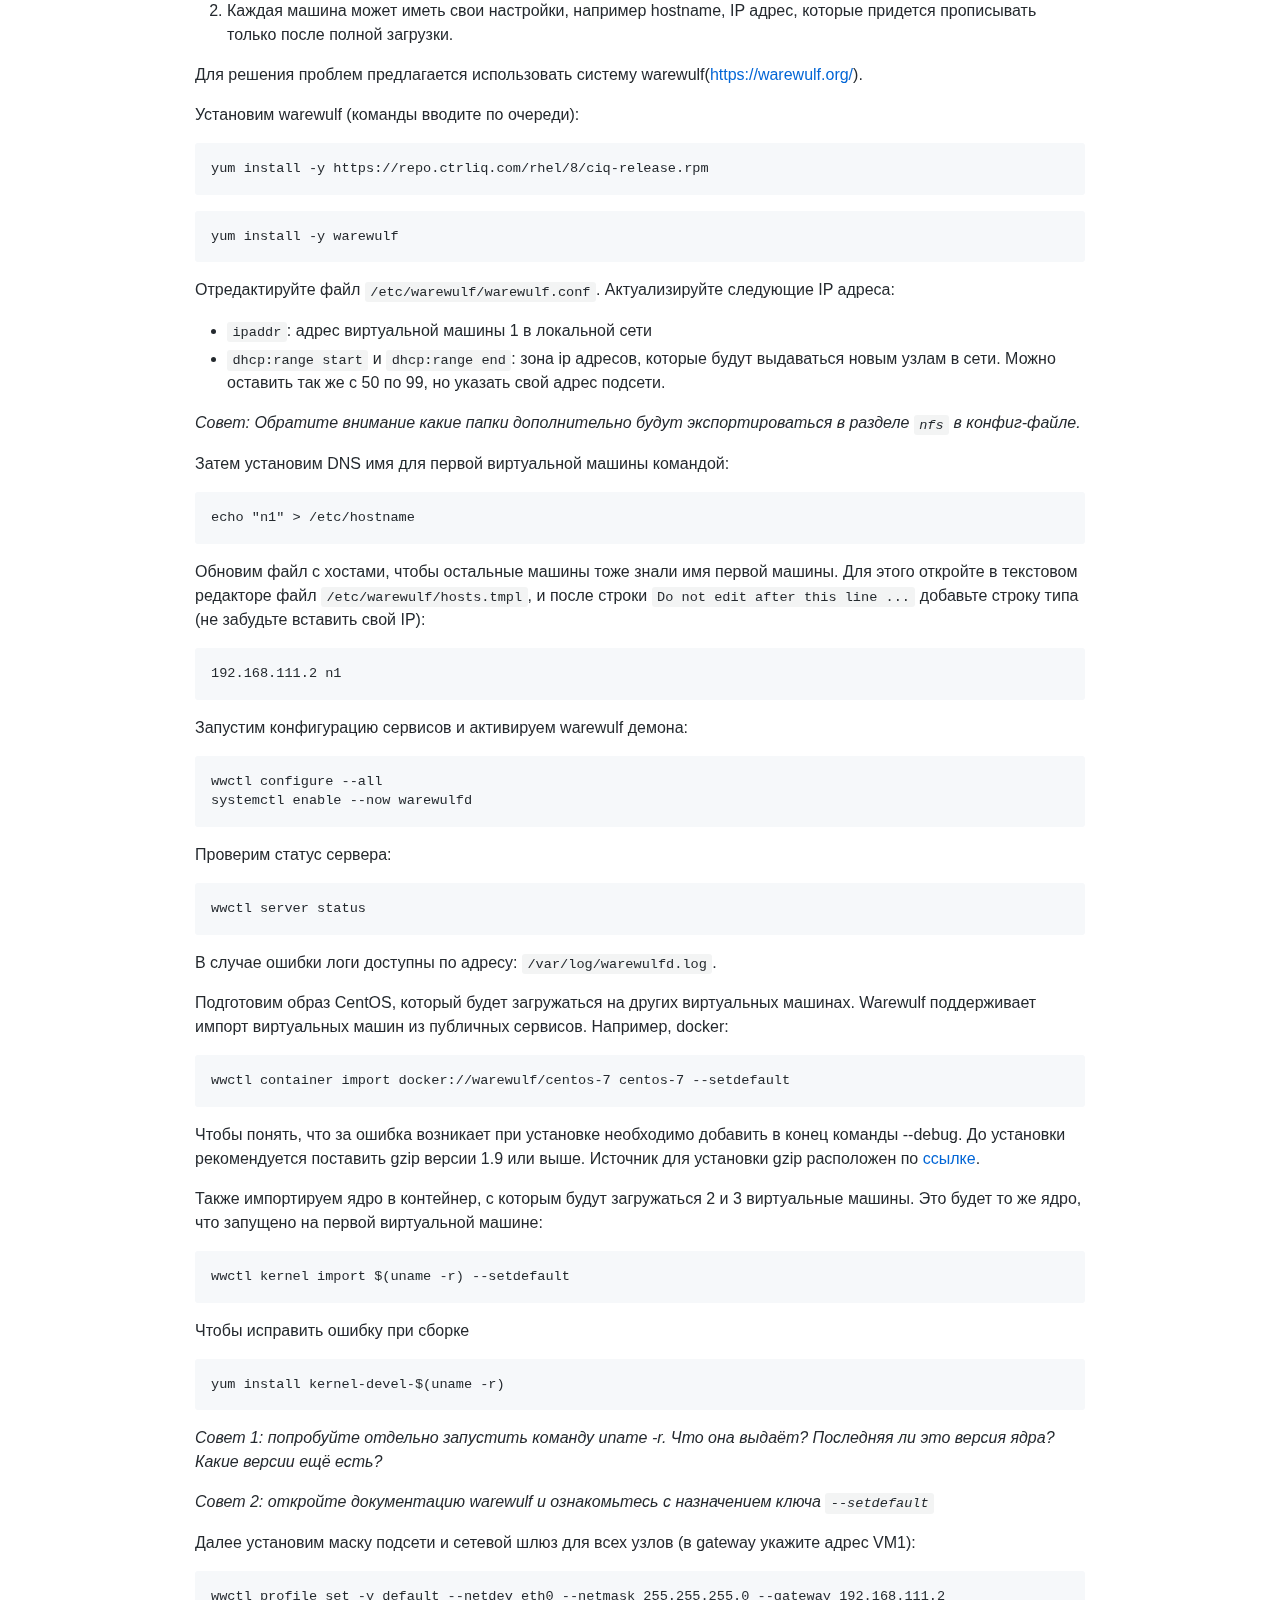
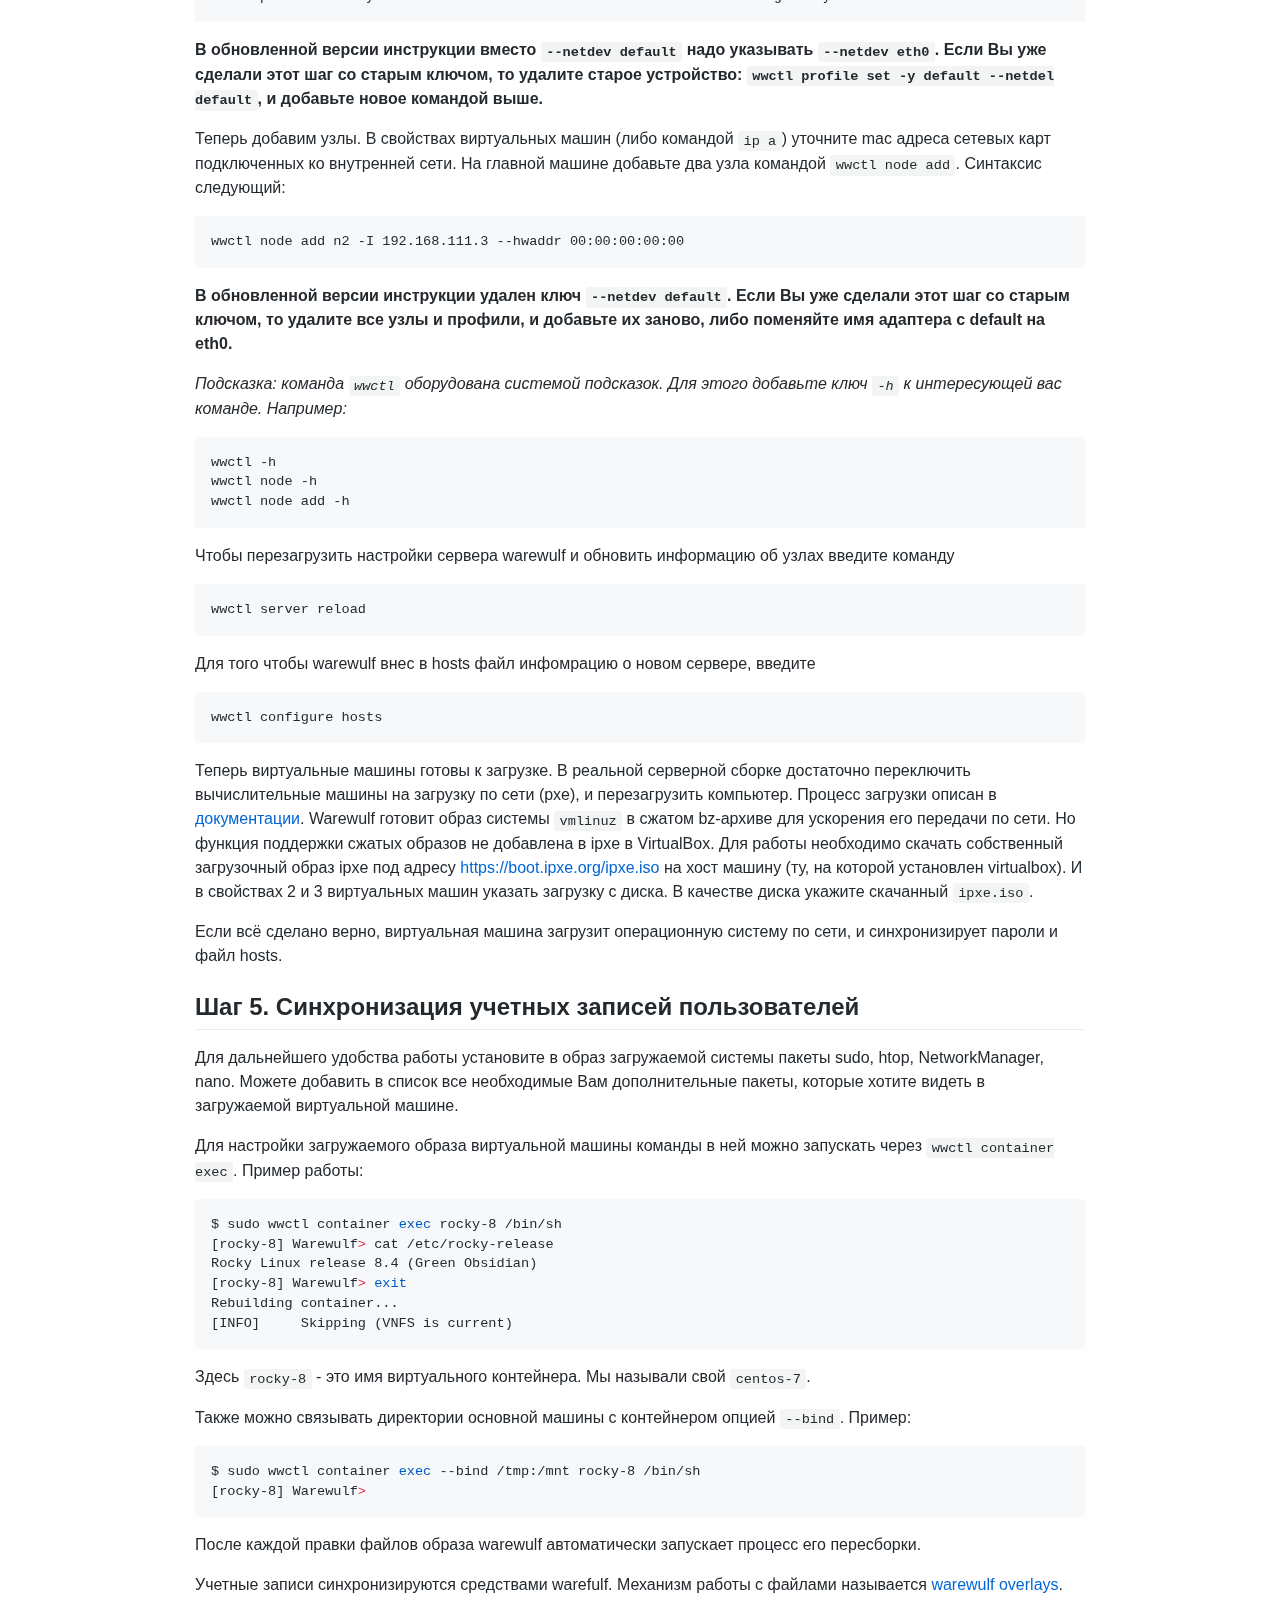
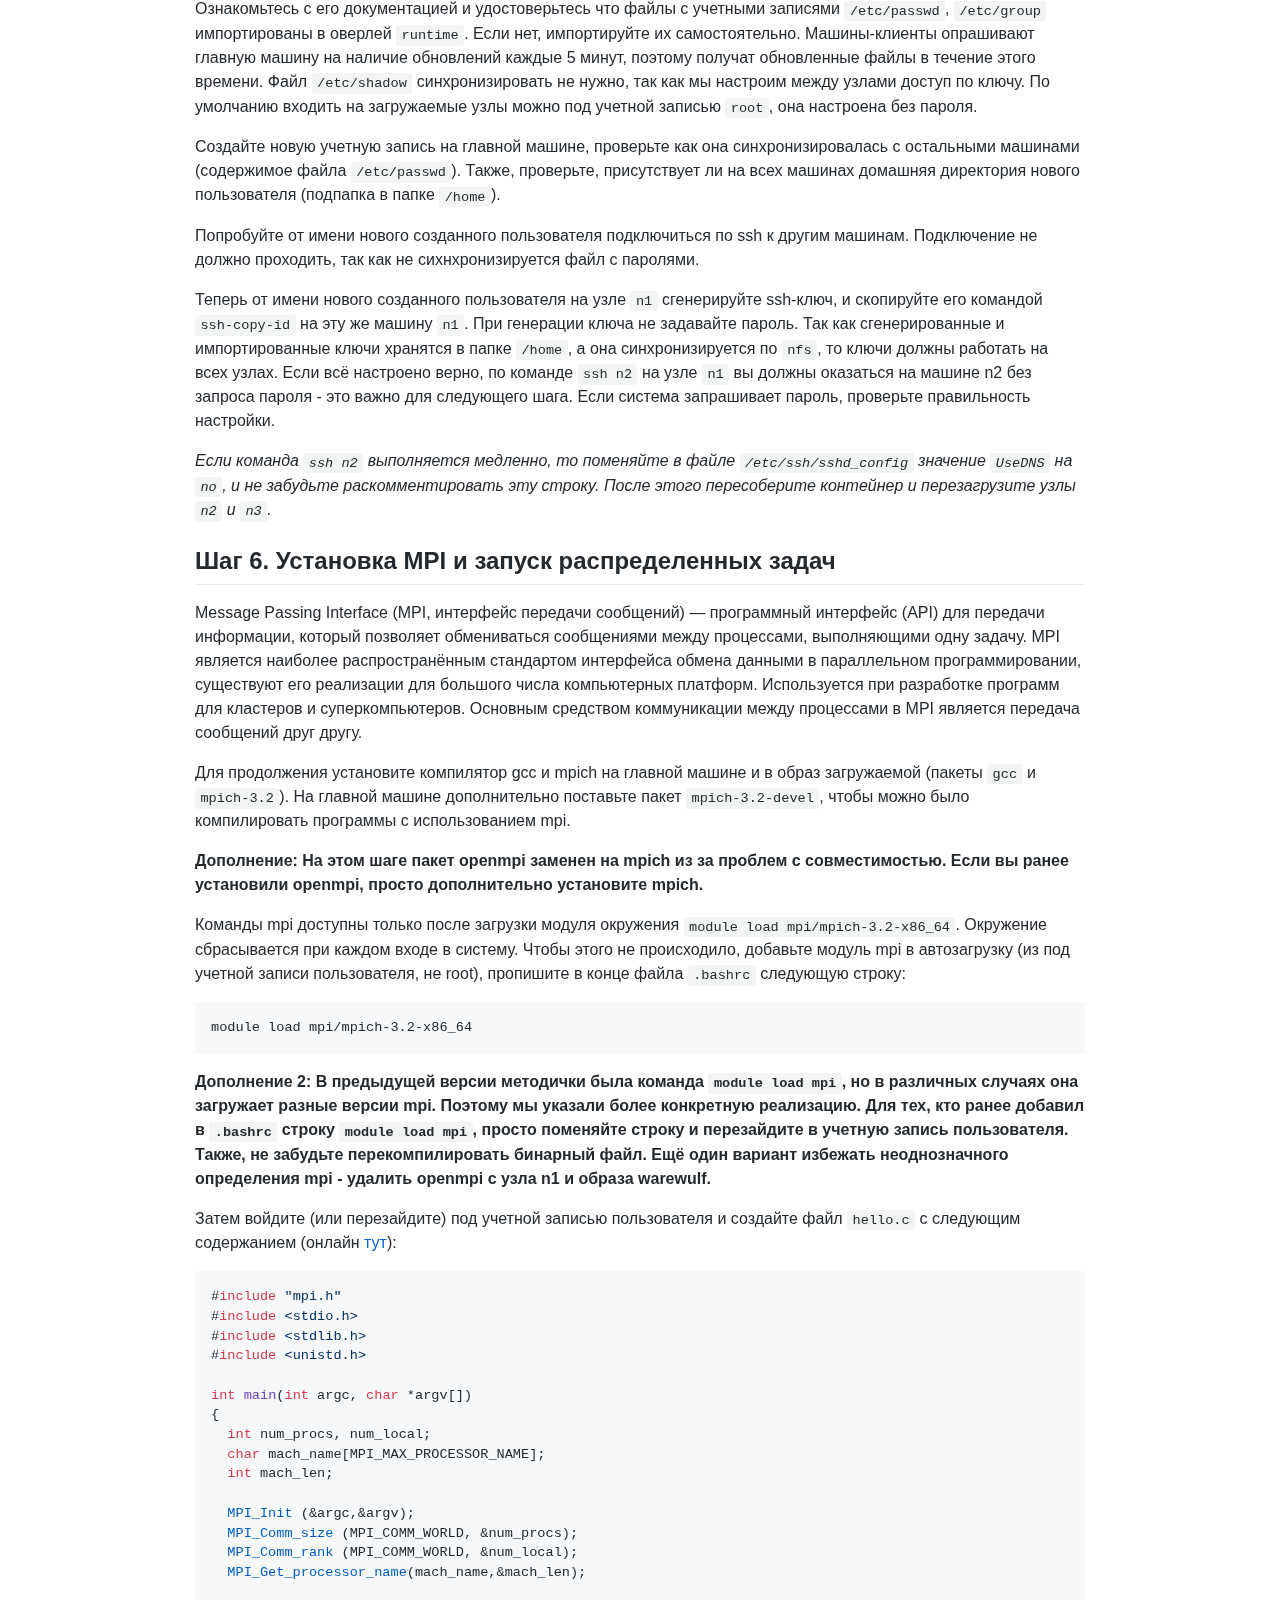
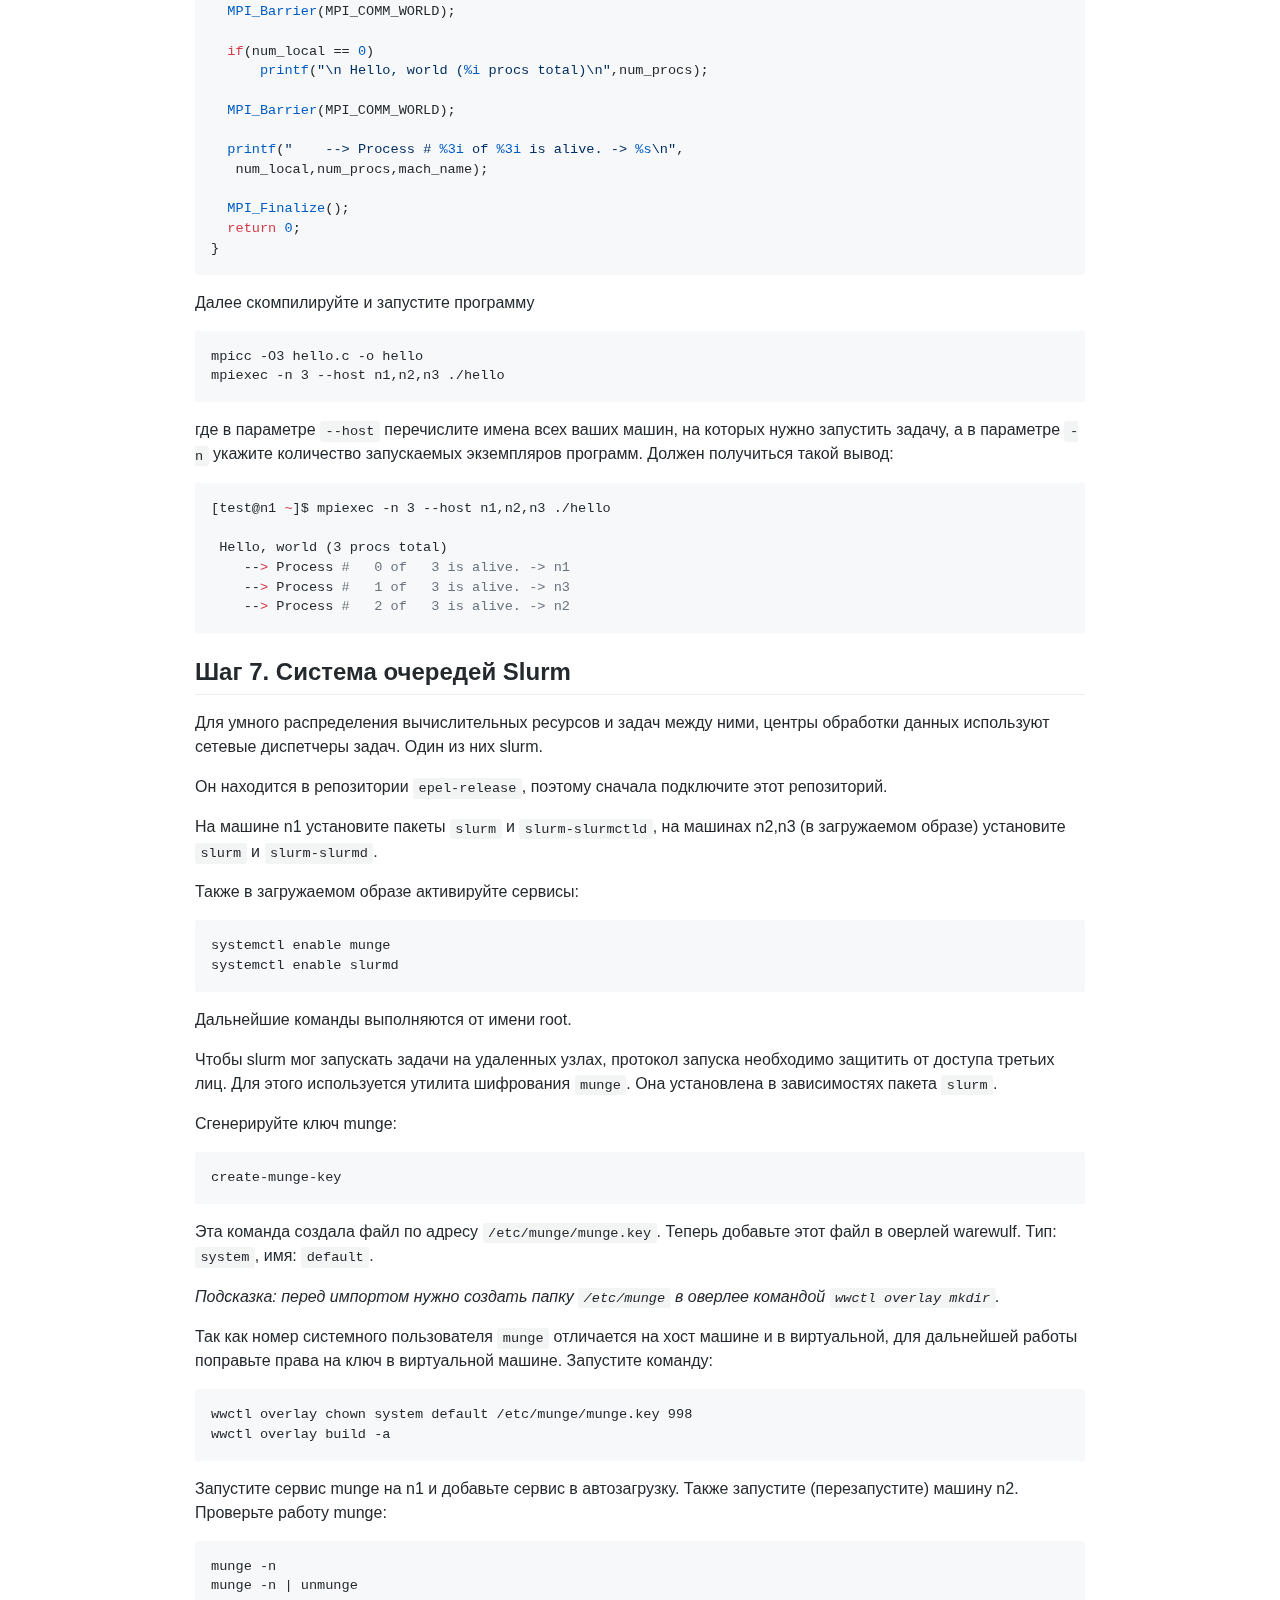
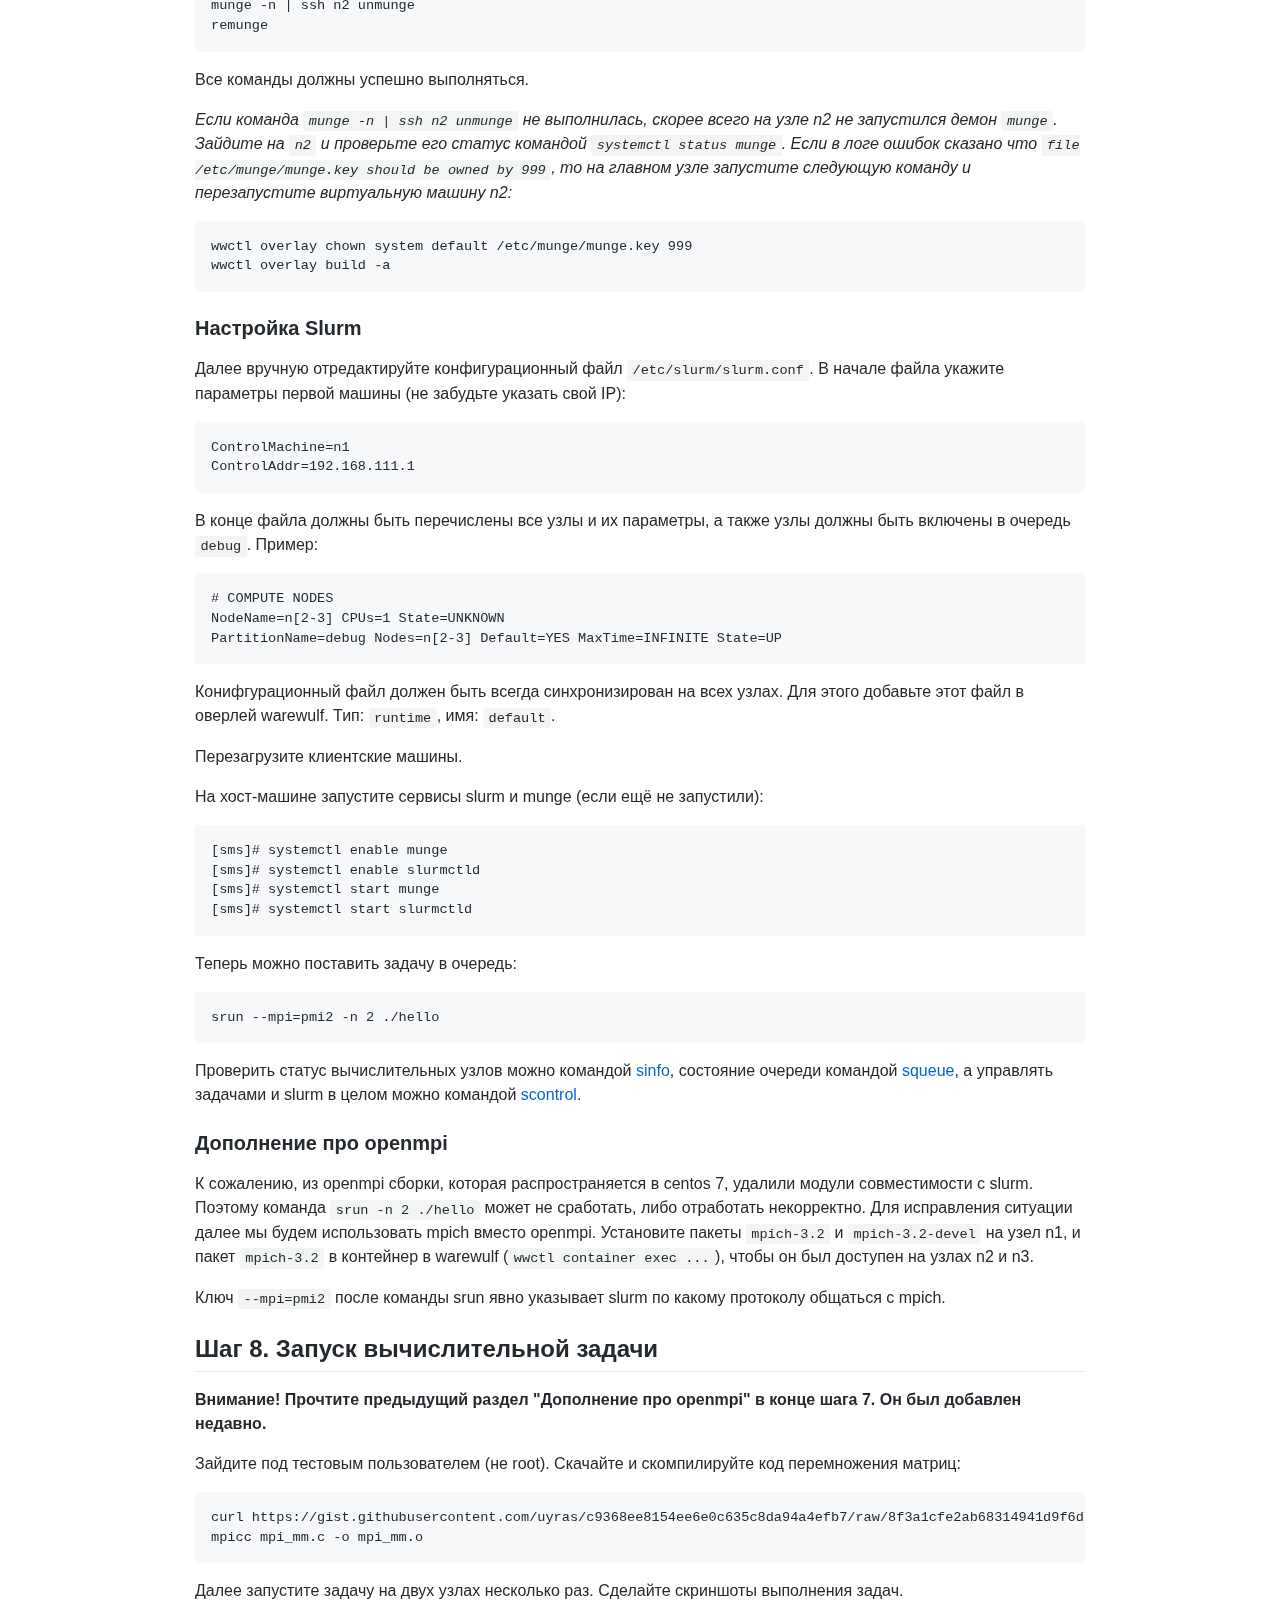
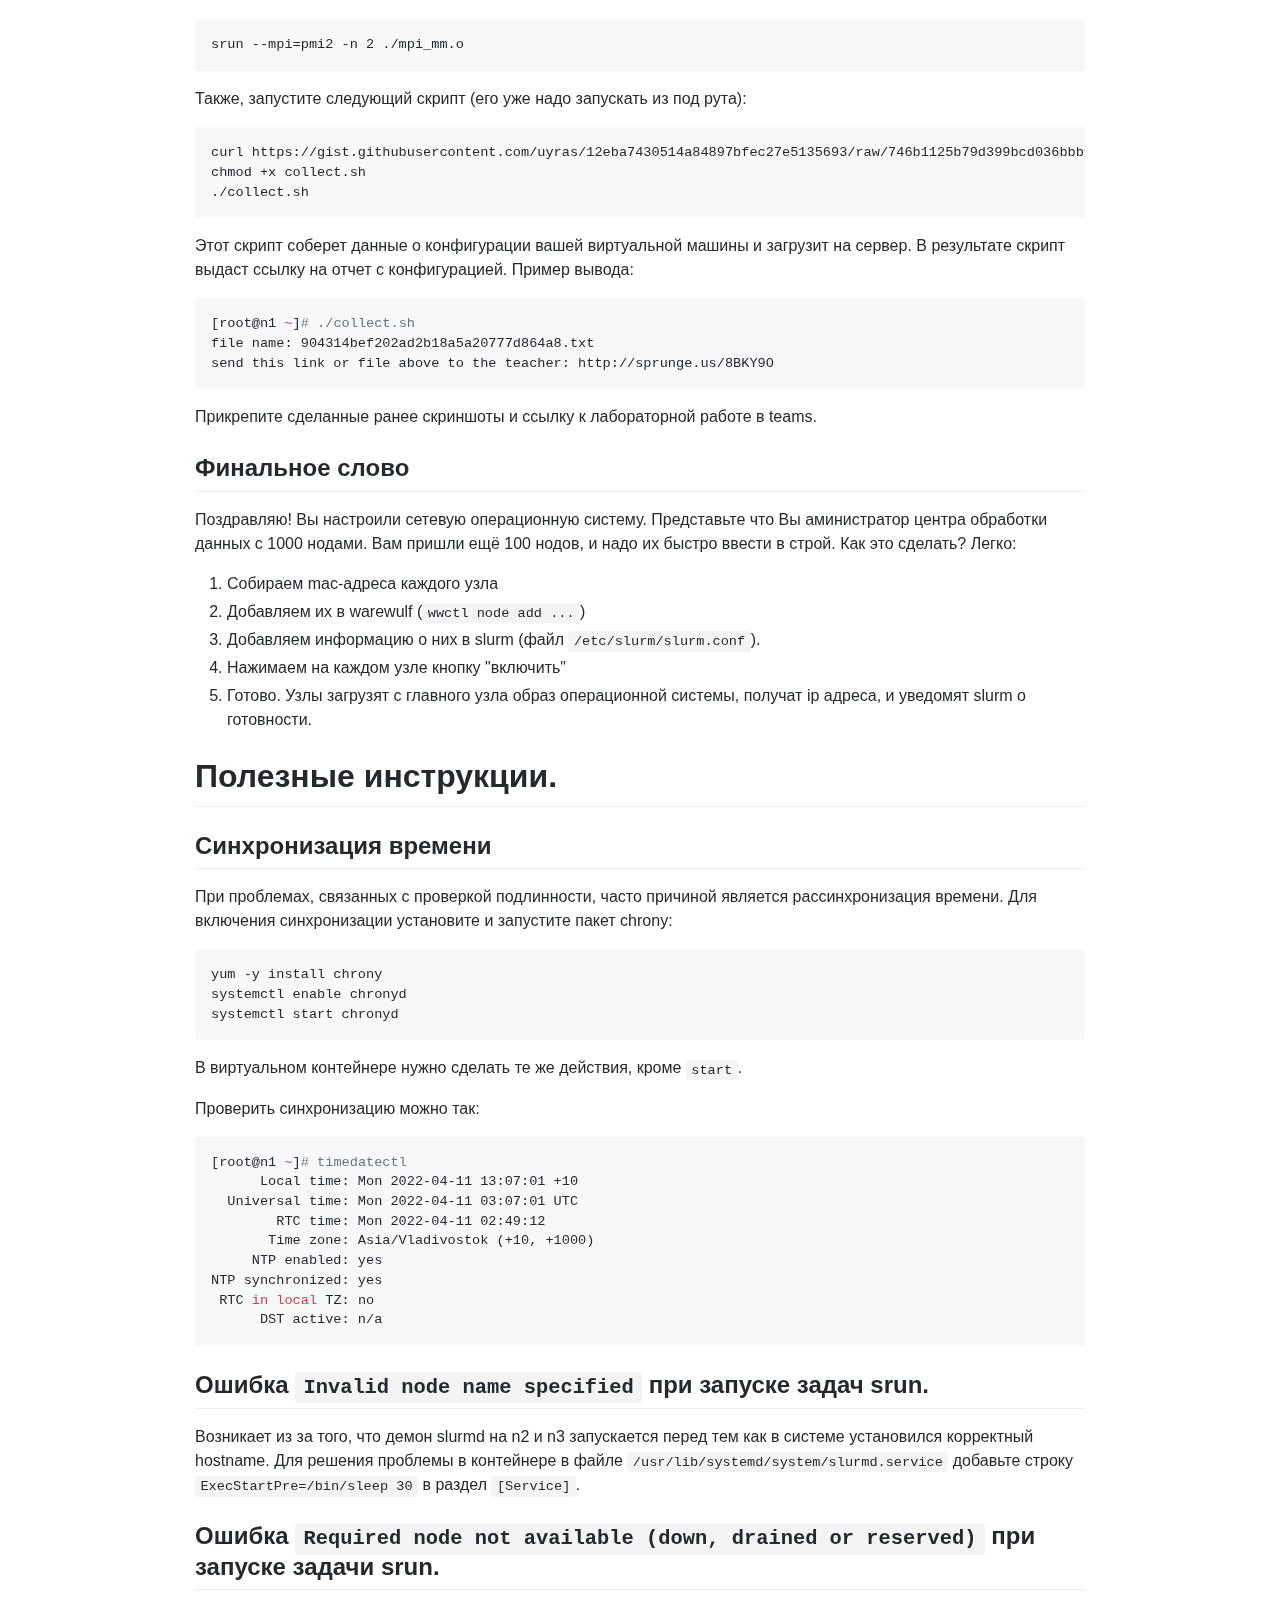
<file: task.html>
<!DOCTYPE html><html><head><meta charset="utf-8"><meta name="viewport" content="width=device-width, initial-scale=1"><style>@font-face {
  font-family: octicons-link;
  src: url([data-uri]) format('woff');
}

body {
    width: 980px;
    margin-right: auto;
    margin-left: auto;
    color:#333;
    background:#fff;
}

body .markdown-body {
    padding: 45px;
    word-wrap: break-word;
}

.markdown-body .octicon-link:before {
  font: normal normal normal 16px/1 octicons-link;
  display: inline-block;
  text-decoration: none;
  text-rendering: auto;
  -webkit-font-smoothing: antialiased;
  -moz-osx-font-smoothing: grayscale;
  -webkit-user-select: none;
  -moz-user-select: none;
  -ms-user-select: none;
  user-select: none;
  content: '\f05c';
  vertical-align: middle;
}

.markdown-body .anchor {
  float: left;
  line-height: 1;
  margin-left: -20px;
  padding-right: 4px;
}

.markdown-body .anchor:focus {
  outline: none;
}

.markdown-body h1 .octicon-link,
.markdown-body h2 .octicon-link,
.markdown-body h3 .octicon-link,
.markdown-body h4 .octicon-link,
.markdown-body h5 .octicon-link,
.markdown-body h6 .octicon-link {
  color: #1b1f23;
  vertical-align: middle;
  visibility: hidden;
}

.markdown-body h1:hover .anchor,
.markdown-body h2:hover .anchor,
.markdown-body h3:hover .anchor,
.markdown-body h4:hover .anchor,
.markdown-body h5:hover .anchor,
.markdown-body h6:hover .anchor {
  text-decoration: none;
}

.markdown-body h1:hover .anchor .octicon-link,
.markdown-body h2:hover .anchor .octicon-link,
.markdown-body h3:hover .anchor .octicon-link,
.markdown-body h4:hover .anchor .octicon-link,
.markdown-body h5:hover .anchor .octicon-link,
.markdown-body h6:hover .anchor .octicon-link {
  visibility: visible;
}

.markdown-body {
  -ms-text-size-adjust: 100%;
  -webkit-text-size-adjust: 100%;
  color: #24292e;
  line-height: 1.5;
  font-family: -apple-system,BlinkMacSystemFont,Segoe UI,Helvetica,Arial,sans-serif,Apple Color Emoji,Segoe UI Emoji,Segoe UI Symbol;
  font-size: 16px;
  line-height: 1.5;
  word-wrap: break-word;
}

.markdown-body .pl-c {
  color: #6a737d;
}

.markdown-body .pl-c1,
.markdown-body .pl-s .pl-v {
  color: #005cc5;
}

.markdown-body .pl-e,
.markdown-body .pl-en {
  color: #6f42c1;
}

.markdown-body .pl-s .pl-s1,
.markdown-body .pl-smi {
  color: #24292e;
}

.markdown-body .pl-ent {
  color: #22863a;
}

.markdown-body .pl-k {
  color: #d73a49;
}

.markdown-body .pl-pds,
.markdown-body .pl-s,
.markdown-body .pl-s .pl-pse .pl-s1,
.markdown-body .pl-sr,
.markdown-body .pl-sr .pl-cce,
.markdown-body .pl-sr .pl-sra,
.markdown-body .pl-sr .pl-sre {
  color: #032f62;
}

.markdown-body .pl-smw,
.markdown-body .pl-v {
  color: #e36209;
}

.markdown-body .pl-bu {
  color: #b31d28;
}

.markdown-body .pl-ii {
  background-color: #b31d28;
  color: #fafbfc;
}

.markdown-body .pl-c2 {
  background-color: #d73a49;
  color: #fafbfc;
}

.markdown-body .pl-c2:before {
  content: "^M";
}

.markdown-body .pl-sr .pl-cce {
  color: #22863a;
  font-weight: 700;
}

.markdown-body .pl-ml {
  color: #735c0f;
}

.markdown-body .pl-mh,
.markdown-body .pl-mh .pl-en,
.markdown-body .pl-ms {
  color: #005cc5;
  font-weight: 700;
}

.markdown-body .pl-mi {
  color: #24292e;
  font-style: italic;
}

.markdown-body .pl-mb {
  color: #24292e;
  font-weight: 700;
}

.markdown-body .pl-md {
  background-color: #ffeef0;
  color: #b31d28;
}

.markdown-body .pl-mi1 {
  background-color: #f0fff4;
  color: #22863a;
}

.markdown-body .pl-mc {
  background-color: #ffebda;
  color: #e36209;
}

.markdown-body .pl-mi2 {
  background-color: #005cc5;
  color: #f6f8fa;
}

.markdown-body .pl-mdr {
  color: #6f42c1;
  font-weight: 700;
}

.markdown-body .pl-ba {
  color: #586069;
}

.markdown-body .pl-sg {
  color: #959da5;
}

.markdown-body .pl-corl {
  color: #032f62;
  text-decoration: underline;
}

.markdown-body details {
  display: block;
}

.markdown-body summary {
  display: list-item;
}

.markdown-body a {
  background-color: transparent;
}

.markdown-body a:active,
.markdown-body a:hover {
  outline-width: 0;
}

.markdown-body strong {
  font-weight: inherit;
  font-weight: bolder;
}

.markdown-body h1 {
  font-size: 2em;
  margin: .67em 0;
}

.markdown-body img {
  border-style: none;
}

.markdown-body code,
.markdown-body kbd,
.markdown-body pre {
  font-family: monospace,monospace;
  font-size: 1em;
}

.markdown-body hr {
  box-sizing: content-box;
  height: 0;
  overflow: visible;
}

.markdown-body input {
  font: inherit;
  margin: 0;
}

.markdown-body input {
  overflow: visible;
}

.markdown-body [type=checkbox] {
  box-sizing: border-box;
  padding: 0;
}

.markdown-body * {
  box-sizing: border-box;
}

.markdown-body input {
  font-family: inherit;
  font-size: inherit;
  line-height: inherit;
}

.markdown-body a {
  color: #0366d6;
  text-decoration: none;
}

.markdown-body a:hover {
  text-decoration: underline;
}

.markdown-body strong {
  font-weight: 600;
}

.markdown-body hr {
  background: transparent;
  border: 0;
  border-bottom: 1px solid #dfe2e5;
  height: 0;
  margin: 15px 0;
  overflow: hidden;
}

.markdown-body hr:before {
  content: "";
  display: table;
}

.markdown-body hr:after {
  clear: both;
  content: "";
  display: table;
}

.markdown-body table {
  border-collapse: collapse;
  border-spacing: 0;
}

.markdown-body td,
.markdown-body th {
  padding: 0;
}

.markdown-body details summary {
  cursor: pointer;
}

.markdown-body h1,
.markdown-body h2,
.markdown-body h3,
.markdown-body h4,
.markdown-body h5,
.markdown-body h6 {
  margin-bottom: 0;
  margin-top: 0;
}

.markdown-body h1 {
  font-size: 32px;
}

.markdown-body h1,
.markdown-body h2 {
  font-weight: 600;
}

.markdown-body h2 {
  font-size: 24px;
}

.markdown-body h3 {
  font-size: 20px;
}

.markdown-body h3,
.markdown-body h4 {
  font-weight: 600;
}

.markdown-body h4 {
  font-size: 16px;
}

.markdown-body h5 {
  font-size: 14px;
}

.markdown-body h5,
.markdown-body h6 {
  font-weight: 600;
}

.markdown-body h6 {
  font-size: 12px;
}

.markdown-body p {
  margin-bottom: 10px;
  margin-top: 0;
}

.markdown-body blockquote {
  margin: 0;
}

.markdown-body ol,
.markdown-body ul {
  margin-bottom: 0;
  margin-top: 0;
  padding-left: 0;
}

.markdown-body ol ol,
.markdown-body ul ol {
  list-style-type: lower-roman;
}

.markdown-body ol ol ol,
.markdown-body ol ul ol,
.markdown-body ul ol ol,
.markdown-body ul ul ol {
  list-style-type: lower-alpha;
}

.markdown-body dd {
  margin-left: 0;
}

.markdown-body code,
.markdown-body pre {
  font-family: SFMono-Regular,Consolas,Liberation Mono,Menlo,Courier,monospace;
  font-size: 12px;
}

.markdown-body pre {
  margin-bottom: 0;
  margin-top: 0;
}

.markdown-body input::-webkit-inner-spin-button,
.markdown-body input::-webkit-outer-spin-button {
  -webkit-appearance: none;
  appearance: none;
  margin: 0;
}

.markdown-body .border {
  border: 1px solid #e1e4e8!important;
}

.markdown-body .border-0 {
  border: 0!important;
}

.markdown-body .border-bottom {
  border-bottom: 1px solid #e1e4e8!important;
}

.markdown-body .rounded-1 {
  border-radius: 3px!important;
}

.markdown-body .bg-white {
  background-color: #fff!important;
}

.markdown-body .bg-gray-light {
  background-color: #fafbfc!important;
}

.markdown-body .text-gray-light {
  color: #6a737d!important;
}

.markdown-body .mb-0 {
  margin-bottom: 0!important;
}

.markdown-body .my-2 {
  margin-bottom: 8px!important;
  margin-top: 8px!important;
}

.markdown-body .pl-0 {
  padding-left: 0!important;
}

.markdown-body .py-0 {
  padding-bottom: 0!important;
  padding-top: 0!important;
}

.markdown-body .pl-1 {
  padding-left: 4px!important;
}

.markdown-body .pl-2 {
  padding-left: 8px!important;
}

.markdown-body .py-2 {
  padding-bottom: 8px!important;
  padding-top: 8px!important;
}

.markdown-body .pl-3,
.markdown-body .px-3 {
  padding-left: 16px!important;
}

.markdown-body .px-3 {
  padding-right: 16px!important;
}

.markdown-body .pl-4 {
  padding-left: 24px!important;
}

.markdown-body .pl-5 {
  padding-left: 32px!important;
}

.markdown-body .pl-6 {
  padding-left: 40px!important;
}

.markdown-body .f6 {
  font-size: 12px!important;
}

.markdown-body .lh-condensed {
  line-height: 1.25!important;
}

.markdown-body .text-bold {
  font-weight: 600!important;
}

.markdown-body:before {
  content: "";
  display: table;
}

.markdown-body:after {
  clear: both;
  content: "";
  display: table;
}

.markdown-body>:first-child {
  margin-top: 0!important;
}

.markdown-body>:last-child {
  margin-bottom: 0!important;
}

.markdown-body a:not([href]) {
  color: inherit;
  text-decoration: none;
}

.markdown-body blockquote,
.markdown-body dl,
.markdown-body ol,
.markdown-body p,
.markdown-body pre,
.markdown-body table,
.markdown-body ul {
  margin-bottom: 16px;
  margin-top: 0;
}

.markdown-body hr {
  background-color: #e1e4e8;
  border: 0;
  height: .25em;
  margin: 24px 0;
  padding: 0;
}

.markdown-body blockquote {
  border-left: .25em solid #dfe2e5;
  color: #6a737d;
  padding: 0 1em;
}

.markdown-body blockquote>:first-child {
  margin-top: 0;
}

.markdown-body blockquote>:last-child {
  margin-bottom: 0;
}

.markdown-body kbd {
  background-color: #fafbfc;
  border: 1px solid #c6cbd1;
  border-bottom-color: #959da5;
  border-radius: 3px;
  box-shadow: inset 0 -1px 0 #959da5;
  color: #444d56;
  display: inline-block;
  font-size: 11px;
  line-height: 10px;
  padding: 3px 5px;
  vertical-align: middle;
}

.markdown-body h1,
.markdown-body h2,
.markdown-body h3,
.markdown-body h4,
.markdown-body h5,
.markdown-body h6 {
  font-weight: 600;
  line-height: 1.25;
  margin-bottom: 16px;
  margin-top: 24px;
}

.markdown-body h1 {
  font-size: 2em;
}

.markdown-body h1,
.markdown-body h2 {
  border-bottom: 1px solid #eaecef;
  padding-bottom: .3em;
}

.markdown-body h2 {
  font-size: 1.5em;
}

.markdown-body h3 {
  font-size: 1.25em;
}

.markdown-body h4 {
  font-size: 1em;
}

.markdown-body h5 {
  font-size: .875em;
}

.markdown-body h6 {
  color: #6a737d;
  font-size: .85em;
}

.markdown-body ol,
.markdown-body ul {
  padding-left: 2em;
}

.markdown-body ol ol,
.markdown-body ol ul,
.markdown-body ul ol,
.markdown-body ul ul {
  margin-bottom: 0;
  margin-top: 0;
}

.markdown-body li {
  word-wrap: break-all;
}

.markdown-body li>p {
  margin-top: 16px;
}

.markdown-body li+li {
  margin-top: .25em;
}

.markdown-body dl {
  padding: 0;
}

.markdown-body dl dt {
  font-size: 1em;
  font-style: italic;
  font-weight: 600;
  margin-top: 16px;
  padding: 0;
}

.markdown-body dl dd {
  margin-bottom: 16px;
  padding: 0 16px;
}

.markdown-body table {
  display: block;
  overflow: auto;
  width: 100%;
}

.markdown-body table th {
  font-weight: 600;
}

.markdown-body table td,
.markdown-body table th {
  border: 1px solid #dfe2e5;
  padding: 6px 13px;
}

.markdown-body table tr {
  background-color: #fff;
  border-top: 1px solid #c6cbd1;
}

.markdown-body table tr:nth-child(2n) {
  background-color: #f6f8fa;
}

.markdown-body img {
  background-color: #fff;
  box-sizing: content-box;
  max-width: 100%;
}

.markdown-body img[align=right] {
  padding-left: 20px;
}

.markdown-body img[align=left] {
  padding-right: 20px;
}

.markdown-body code {
  background-color: rgba(27,31,35,.05);
  border-radius: 3px;
  font-size: 85%;
  margin: 0;
  padding: .2em .4em;
}

.markdown-body pre {
  word-wrap: normal;
}

.markdown-body pre>code {
  background: transparent;
  border: 0;
  font-size: 100%;
  margin: 0;
  padding: 0;
  white-space: pre;
  word-break: normal;
}

.markdown-body .highlight {
  margin-bottom: 16px;
}

.markdown-body .highlight pre {
  margin-bottom: 0;
  word-break: normal;
}

.markdown-body .highlight pre,
.markdown-body pre {
  background-color: #f6f8fa;
  border-radius: 3px;
  font-size: 85%;
  line-height: 1.45;
  overflow: auto;
  padding: 16px;
}

.markdown-body pre code {
  background-color: transparent;
  border: 0;
  display: inline;
  line-height: inherit;
  margin: 0;
  max-width: auto;
  overflow: visible;
  padding: 0;
  word-wrap: normal;
}

.markdown-body .commit-tease-sha {
  color: #444d56;
  display: inline-block;
  font-family: SFMono-Regular,Consolas,Liberation Mono,Menlo,Courier,monospace;
  font-size: 90%;
}

.markdown-body .blob-wrapper {
  border-bottom-left-radius: 3px;
  border-bottom-right-radius: 3px;
  overflow-x: auto;
  overflow-y: hidden;
}

.markdown-body .blob-wrapper-embedded {
  max-height: 240px;
  overflow-y: auto;
}

.markdown-body .blob-num {
  -moz-user-select: none;
  -ms-user-select: none;
  -webkit-user-select: none;
  color: rgba(27,31,35,.3);
  cursor: pointer;
  font-family: SFMono-Regular,Consolas,Liberation Mono,Menlo,Courier,monospace;
  font-size: 12px;
  line-height: 20px;
  min-width: 50px;
  padding-left: 10px;
  padding-right: 10px;
  text-align: right;
  user-select: none;
  vertical-align: top;
  white-space: nowrap;
  width: 1%;
}

.markdown-body .blob-num:hover {
  color: rgba(27,31,35,.6);
}

.markdown-body .blob-num:before {
  content: attr(data-line-number);
}

.markdown-body .blob-code {
  line-height: 20px;
  padding-left: 10px;
  padding-right: 10px;
  position: relative;
  vertical-align: top;
}

.markdown-body .blob-code-inner {
  color: #24292e;
  font-family: SFMono-Regular,Consolas,Liberation Mono,Menlo,Courier,monospace;
  font-size: 12px;
  overflow: visible;
  white-space: pre;
  word-wrap: normal;
}

.markdown-body .pl-token.active,
.markdown-body .pl-token:hover {
  background: #ffea7f;
  cursor: pointer;
}

.markdown-body kbd {
  background-color: #fafbfc;
  border: 1px solid #d1d5da;
  border-bottom-color: #c6cbd1;
  border-radius: 3px;
  box-shadow: inset 0 -1px 0 #c6cbd1;
  color: #444d56;
  display: inline-block;
  font: 11px SFMono-Regular,Consolas,Liberation Mono,Menlo,Courier,monospace;
  line-height: 10px;
  padding: 3px 5px;
  vertical-align: middle;
}

.markdown-body :checked+.radio-label {
  border-color: #0366d6;
  position: relative;
  z-index: 1;
}

.markdown-body .tab-size[data-tab-size="1"] {
  -moz-tab-size: 1;
  tab-size: 1;
}

.markdown-body .tab-size[data-tab-size="2"] {
  -moz-tab-size: 2;
  tab-size: 2;
}

.markdown-body .tab-size[data-tab-size="3"] {
  -moz-tab-size: 3;
  tab-size: 3;
}

.markdown-body .tab-size[data-tab-size="4"] {
  -moz-tab-size: 4;
  tab-size: 4;
}

.markdown-body .tab-size[data-tab-size="5"] {
  -moz-tab-size: 5;
  tab-size: 5;
}

.markdown-body .tab-size[data-tab-size="6"] {
  -moz-tab-size: 6;
  tab-size: 6;
}

.markdown-body .tab-size[data-tab-size="7"] {
  -moz-tab-size: 7;
  tab-size: 7;
}

.markdown-body .tab-size[data-tab-size="8"] {
  -moz-tab-size: 8;
  tab-size: 8;
}

.markdown-body .tab-size[data-tab-size="9"] {
  -moz-tab-size: 9;
  tab-size: 9;
}

.markdown-body .tab-size[data-tab-size="10"] {
  -moz-tab-size: 10;
  tab-size: 10;
}

.markdown-body .tab-size[data-tab-size="11"] {
  -moz-tab-size: 11;
  tab-size: 11;
}

.markdown-body .tab-size[data-tab-size="12"] {
  -moz-tab-size: 12;
  tab-size: 12;
}

.markdown-body .task-list-item {
  list-style-type: none;
}

.markdown-body .task-list-item+.task-list-item {
  margin-top: 3px;
}

.markdown-body .task-list-item input {
  margin: 0 .2em .25em -1.6em;
  vertical-align: middle;
}

.markdown-body hr {
  border-bottom-color: #eee;
}

.markdown-body .pl-0 {
  padding-left: 0!important;
}

.markdown-body .pl-1 {
  padding-left: 4px!important;
}

.markdown-body .pl-2 {
  padding-left: 8px!important;
}

.markdown-body .pl-3 {
  padding-left: 16px!important;
}

.markdown-body .pl-4 {
  padding-left: 24px!important;
}

.markdown-body .pl-5 {
  padding-left: 32px!important;
}

.markdown-body .pl-6 {
  padding-left: 40px!important;
}

.markdown-body .pl-7 {
  padding-left: 48px!important;
}

.markdown-body .pl-8 {
  padding-left: 64px!important;
}

.markdown-body .pl-9 {
  padding-left: 80px!important;
}

.markdown-body .pl-10 {
  padding-left: 96px!important;
}

.markdown-body .pl-11 {
  padding-left: 112px!important;
}

.markdown-body .pl-12 {
  padding-left: 128px!important;
}
</style><title>task</title></head><body><article class="markdown-body"><h1>
<a id="user-content-оглавление" class="anchor" href="#%D0%BE%D0%B3%D0%BB%D0%B0%D0%B2%D0%BB%D0%B5%D0%BD%D0%B8%D0%B5" aria-hidden="true"><span aria-hidden="true" class="octicon octicon-link"></span></a>Оглавление</h1>

<ul>
<li>
<a href="#user-content-%D0%9E%D0%BF%D0%B8%D1%81%D0%B0%D0%BD%D0%B8%D0%B5">Описание</a>
<ul>
<li><a href="#user-content-%D0%A6%D0%B5%D0%BB%D1%8C-%D1%80%D0%B0%D0%B1%D0%BE%D1%82%D1%8B">Цель работы</a></li>
<li><a href="#user-content-%D0%97%D0%B0%D0%B4%D0%B0%D1%87%D0%B8-%D1%88%D0%B0%D0%B3%D0%B8">Задачи (шаги)</a></li>
<li><a href="#user-content-%D0%A8%D0%B0%D0%B3-1-%D0%A3%D1%81%D1%82%D0%B0%D0%BD%D0%BE%D0%B2%D0%BA%D0%B0-%D0%B2%D0%B8%D1%80%D1%82%D1%83%D0%B0%D0%BB%D1%8C%D0%BD%D0%BE%D0%B3%D0%BE-%D0%BE%D0%BA%D1%80%D1%83%D0%B6%D0%B5%D0%BD%D0%B8%D1%8F-%D0%B8-%D1%81%D0%BE%D0%B7%D0%B4%D0%B0%D0%BD%D0%B8%D0%B5-%D0%B2%D0%B8%D1%80%D1%82%D1%83%D0%B0%D0%BB%D1%8C%D0%BD%D1%8B%D1%85-%D0%BC%D0%B0%D1%88%D0%B8%D0%BD">Шаг 1. Установка виртуального окружения и создание виртуальных машин</a></li>
<li><a href="#user-content-%D0%A8%D0%B0%D0%B3-2-%D0%9D%D0%B0%D1%81%D1%82%D1%80%D0%BE%D0%B9%D0%BA%D0%B0-%D0%BB%D0%BE%D0%BA%D0%B0%D0%BB%D1%8C%D0%BD%D0%BE%D0%B9-%D1%81%D0%B5%D1%82%D0%B8">Шаг 2. Настройка локальной сети</a></li>
<li><a href="#user-content-%D0%A8%D0%B0%D0%B3-3-%D0%9D%D0%B0%D1%81%D1%82%D1%80%D0%BE%D0%B9%D0%BA%D0%B0-%D1%81%D0%B5%D1%82%D0%B5%D0%B2%D0%BE%D0%B9-%D1%84%D0%B0%D0%B9%D0%BB%D0%BE%D0%B2%D0%BE%D0%B9-%D1%81%D0%B8%D1%81%D1%82%D0%B5%D0%BC%D1%8B">Шаг 3. Настройка сетевой файловой системы.</a></li>
<li><a href="#user-content-%D0%A8%D0%B0%D0%B3-4-%D0%97%D0%B0%D0%B3%D1%80%D1%83%D0%B7%D0%BA%D0%B0-%D0%BE%D0%BF%D0%B5%D1%80%D0%B0%D1%86%D0%B8%D0%BE%D0%BD%D0%BD%D0%BE%D0%B9-%D1%81%D0%B8%D1%81%D1%82%D0%B5%D0%BC%D1%8B-%D0%BF%D0%BE-pxe">Шаг 4. Загрузка операционной системы по PXE.</a></li>
<li><a href="#user-content-%D0%A8%D0%B0%D0%B3-5-%D0%A1%D0%B8%D0%BD%D1%85%D1%80%D0%BE%D0%BD%D0%B8%D0%B7%D0%B0%D1%86%D0%B8%D1%8F-%D1%83%D1%87%D0%B5%D1%82%D0%BD%D1%8B%D1%85-%D0%B7%D0%B0%D0%BF%D0%B8%D1%81%D0%B5%D0%B9-%D0%BF%D0%BE%D0%BB%D1%8C%D0%B7%D0%BE%D0%B2%D0%B0%D1%82%D0%B5%D0%BB%D0%B5%D0%B9">Шаг 5. Синхронизация учетных записей пользователей</a></li>
<li><a href="#user-content-%D0%A8%D0%B0%D0%B3-6-%D0%A3%D1%81%D1%82%D0%B0%D0%BD%D0%BE%D0%B2%D0%BA%D0%B0-mpi-%D0%B8-%D0%B7%D0%B0%D0%BF%D1%83%D1%81%D0%BA-%D1%80%D0%B0%D1%81%D0%BF%D1%80%D0%B5%D0%B4%D0%B5%D0%BB%D0%B5%D0%BD%D0%BD%D1%8B%D1%85-%D0%B7%D0%B0%D0%B4%D0%B0%D1%87">Шаг 6. Установка MPI и запуск распределенных задач</a></li>
<li>
<a href="#user-content-%D0%A8%D0%B0%D0%B3-7-%D0%A1%D0%B8%D1%81%D1%82%D0%B5%D0%BC%D0%B0-%D0%BE%D1%87%D0%B5%D1%80%D0%B5%D0%B4%D0%B5%D0%B9-slurm">Шаг 7. Система очередей Slurm</a>
<ul>
<li><a href="#user-content-%D0%9D%D0%B0%D1%81%D1%82%D1%80%D0%BE%D0%B9%D0%BA%D0%B0-slurm">Настройка Slurm</a></li>
<li><a href="#user-content-%D0%94%D0%BE%D0%BF%D0%BE%D0%BB%D0%BD%D0%B5%D0%BD%D0%B8%D0%B5-%D0%BF%D1%80%D0%BE-openmpi">Дополнение про openmpi</a></li>
</ul>
</li>
<li><a href="#user-content-%D0%A8%D0%B0%D0%B3-8-%D0%97%D0%B0%D0%BF%D1%83%D1%81%D0%BA-%D0%B2%D1%8B%D1%87%D0%B8%D1%81%D0%BB%D0%B8%D1%82%D0%B5%D0%BB%D1%8C%D0%BD%D0%BE%D0%B9-%D0%B7%D0%B0%D0%B4%D0%B0%D1%87%D0%B8">Шаг 8. Запуск вычислительной задачи</a></li>
<li><a href="#user-content-%D0%A4%D0%B8%D0%BD%D0%B0%D0%BB%D1%8C%D0%BD%D0%BE%D0%B5-%D1%81%D0%BB%D0%BE%D0%B2%D0%BE">Финальное слово</a></li>
</ul>
</li>
<li>
<a href="#user-content-%D0%9F%D0%BE%D0%BB%D0%B5%D0%B7%D0%BD%D1%8B%D0%B5-%D0%B8%D0%BD%D1%81%D1%82%D1%80%D1%83%D0%BA%D1%86%D0%B8%D0%B8">Полезные инструкции.</a>
<ul>
<li><a href="#user-content-%D0%A1%D0%B8%D0%BD%D1%85%D1%80%D0%BE%D0%BD%D0%B8%D0%B7%D0%B0%D1%86%D0%B8%D1%8F-%D0%B2%D1%80%D0%B5%D0%BC%D0%B5%D0%BD%D0%B8">Синхронизация времени</a></li>
<li><a href="#user-content-%D0%9E%D1%88%D0%B8%D0%B1%D0%BA%D0%B0-invalid-node-name-specified-%D0%BF%D1%80%D0%B8-%D0%B7%D0%B0%D0%BF%D1%83%D1%81%D0%BA%D0%B5-%D0%B7%D0%B0%D0%B4%D0%B0%D1%87-srun">Ошибка <code>Invalid node name specified</code> при запуске задач srun.</a></li>
<li><a href="#user-content-%D0%9E%D1%88%D0%B8%D0%B1%D0%BA%D0%B0-required-node-not-available-down-drained-or-reserved-%D0%BF%D1%80%D0%B8-%D0%B7%D0%B0%D0%BF%D1%83%D1%81%D0%BA%D0%B5-%D0%B7%D0%B0%D0%B4%D0%B0%D1%87%D0%B8-srun">Ошибка <code>Required node not available (down, drained or reserved)</code> при запуске задачи srun.</a></li>
<li><a href="#user-content-%D0%9F%D1%80%D0%B8-%D1%80%D0%B5%D0%B4%D0%B0%D0%BA%D1%82%D0%B8%D1%80%D0%BE%D0%B2%D0%B0%D0%BD%D0%B8%D0%B8-%D0%BA%D0%BE%D0%BD%D1%82%D0%B5%D0%B9%D0%BD%D0%B5%D1%80%D0%B0-yum-%D0%BD%D0%B5-%D0%BC%D0%BE%D0%B6%D0%B5%D1%82-%D1%81%D0%B2%D1%8F%D0%B7%D0%B0%D1%82%D1%8C%D1%81%D1%8F-%D1%81-%D0%B7%D0%B5%D1%80%D0%BA%D0%B0%D0%BB%D0%B0%D0%BC%D0%B8-%D1%83%D0%B4%D0%B0%D0%BB%D0%B5%D0%BD%D0%BD%D0%BE%D0%B3%D0%BE-%D1%80%D0%B5%D0%BF%D0%BE%D0%B7%D0%B8%D1%82%D0%BE%D1%80%D0%B8%D1%8F">При редактировании контейнера Yum не может связаться с зеркалами удаленного репозитория</a></li>
<li><a href="#user-content-%D0%9F%D1%80%D0%B8-%D0%B7%D0%B0%D0%BF%D1%83%D1%81%D0%BA%D0%B5-mpiexec-%D0%B2%D1%8B%D0%B4%D0%B0%D0%B5%D1%82-%D0%BE%D1%88%D0%B8%D0%B1%D0%BA%D1%83-orte-was-unable-to-reliably-start-one-or-more-daemons">При запуске mpiexec выдает ошибку <code>ORTE was unable to reliably start one or more daemons</code></a></li>
<li><a href="#user-content-%D0%9F%D1%80%D0%B8-%D0%B7%D0%B0%D0%BF%D1%83%D1%81%D0%BA%D0%B5-mpiexec-%D0%B2%D1%8B%D0%B4%D0%B0%D0%B5%D1%82-%D0%BE%D1%88%D0%B8%D0%B1%D0%BA%D1%83-there-are-not-enough-slots-available-in-the-system">При запуске mpiexec выдает ошибку <code>There are not enough slots available in the system</code></a></li>
<li><a href="#user-content-%D0%9F%D1%80%D0%B8-%D0%B7%D0%B0%D0%BF%D1%83%D1%81%D0%BA%D0%B5-srun-%D0%B2%D1%8B%D0%B4%D0%B0%D0%B5%D1%82-%D0%BE%D1%88%D0%B8%D0%B1%D0%BA%D1%83-srun-error-couldnt-find-the-specified-plugin-name-for-mpipmix">При запуске srun выдает ошибку <code>srun: error: Couldn't find the specified plugin name for mpi/pmix</code></a></li>
<li><a href="#user-content-%D0%9F%D1%80%D0%B8-%D0%B7%D0%B0%D0%BF%D1%83%D1%81%D0%BA%D0%B5-mpi-helloc-%D0%BF%D1%80%D0%BE%D0%B3%D1%80%D0%B0%D0%BC%D0%BC%D0%B0-%D0%B7%D0%B0%D0%B2%D0%B8%D1%81%D0%B0%D0%B5%D1%82">При запуске mpi hello.c программа зависает</a></li>
</ul>
</li>
</ul>

<p><a id="user-content-Описание"></a></p>
<h1>
<a id="user-content-описание" class="anchor" href="#%D0%BE%D0%BF%D0%B8%D1%81%D0%B0%D0%BD%D0%B8%D0%B5" aria-hidden="true"><span aria-hidden="true" class="octicon octicon-link"></span></a>Описание</h1>
<p>Практические работы по курсу "Операционные системы" будут посвящены изучению и настройке распределенных вариантов операционных систем, при которых в сеть объединены несколько компьютеров, выполняющих одну общую задачу. Этот вариант настройки предполагает возможность горизонтального масштабирования вычислительных мощностей и в основном используется в области высокопроизводительных вычислений и большиз данных.
Обычно такие системы являются гомогенными, то есть объединяют несколько компьютеров с одинаковой конфигурацией. Большие производственные центры обработки данных могут включать сотни или тысячи узлов. Например, суперкомпьютер <a href="https://www.msu.ru/lomonosov/science/computer.html" rel="nofollow">МГУ "Ломоносов"</a> объединяет 6654 вычислительных узла. Все компьютеры из мирового рейтинга <a href="https://www.top500.org/lists/top500/" rel="nofollow">ТОП500</a> настроены подобным образом.</p>
<p>В ходе выполнения лабораторных работ мы создадим и настроим подобную сетевую операционную систему на виртуальных машинах и запустим на ней тестовую вычислительную задачу.
Каждая лабораторная работа основана на результате выполнения предыдущей, поэтому выполнять их необходимо строго последовательно. Финальный результат (готовый проект) достижим только при успешном выполнении всех лабораторных работ. Преподавателю сдаётся только финальный результат. Нет необходимости сдавать каждую лабораторную работу по отдельности.</p>
<p>Далее по тексту лабораторные работы будут называться <em>шагами</em> по настройке операционной системы. Основная ОС, в которую Вы установите виртуальные машины будет называться <em>хост</em>, а сами виртуальные машины <em>гостевыми</em>.
 Для выполнения лабораторных работ необходимо воспользоваться файлом <a href="https://docs.google.com/spreadsheets/d/16siXB4LZIjx4c-xvgbLAFl3g6EuRg9Vd/edit?usp=sharing&ouid=105885501885249797354&rtpof=true&sd=true" rel="nofollow">Идентификаторы</a>. Если лабораторная работа выполнена по чужим индентификаторам, то она не учитывается в рейтинге выполнения работы.</p>
<p><a id="user-content-Цель-работы"></a></p>
<h2>
<a id="user-content-цель-работы" class="anchor" href="#%D1%86%D0%B5%D0%BB%D1%8C-%D1%80%D0%B0%D0%B1%D0%BE%D1%82%D1%8B" aria-hidden="true"><span aria-hidden="true" class="octicon octicon-link"></span></a>Цель работы</h2>
<p>Настроить сетевую операционную систему на трех виртуальных машинах и протестировать её производительность на примере тестовой вычислительной задачи.</p>
<p><a id="user-content-Задачи-шаги"></a></p>
<h2>
<a id="user-content-задачи-шаги" class="anchor" href="#%D0%B7%D0%B0%D0%B4%D0%B0%D1%87%D0%B8-%D1%88%D0%B0%D0%B3%D0%B8" aria-hidden="true"><span aria-hidden="true" class="octicon octicon-link"></span></a>Задачи (шаги)</h2>
<ol>
<li>Установить три виртуальных машины</li>
<li>Сконфигурировать локальную сеть между ними</li>
<li>Настроить сетевую файловую систему между узлами</li>
<li>Добавить возможность сетевой загрузки операционной системы с главного узла по pxe</li>
<li>Обеспечить синхронизацию учетных записей пользователей между узлами</li>
<li>Установить библиотеку MPI для запуска распределенных задач на узлах</li>
<li>Установить систему очередей Slurm и протестировать несколько задач в очереди</li>
<li>Запустить тестовую вычислительную задачу на нескольких виртуальных машинах в параллельном режиме</li>
</ol>
<p><a id="user-content-Шаг-1-Установка-виртуального-окружения-и-создание-виртуальных-машин"></a></p>
<h2>
<a id="user-content-шаг-1-установка-виртуального-окружения-и-создание-виртуальных-машин" class="anchor" href="#%D1%88%D0%B0%D0%B3-1-%D1%83%D1%81%D1%82%D0%B0%D0%BD%D0%BE%D0%B2%D0%BA%D0%B0-%D0%B2%D0%B8%D1%80%D1%82%D1%83%D0%B0%D0%BB%D1%8C%D0%BD%D0%BE%D0%B3%D0%BE-%D0%BE%D0%BA%D1%80%D1%83%D0%B6%D0%B5%D0%BD%D0%B8%D1%8F-%D0%B8-%D1%81%D0%BE%D0%B7%D0%B4%D0%B0%D0%BD%D0%B8%D0%B5-%D0%B2%D0%B8%D1%80%D1%82%D1%83%D0%B0%D0%BB%D1%8C%D0%BD%D1%8B%D1%85-%D0%BC%D0%B0%D1%88%D0%B8%D0%BD" aria-hidden="true"><span aria-hidden="true" class="octicon octicon-link"></span></a>Шаг 1. Установка виртуального окружения и создание виртуальных машин</h2>
<p>Для выполнения работы рекомендуется использовать ПО <a href="https://www.virtualbox.org/" rel="nofollow">Oracle VM Virtualbox</a>, но можно использовать любую другую виртуальную среду. В данном проекте нет привязки к специфике работы конкретного аппаратного обеспечения.</p>
<p>Загрузитие и установите Virtualbox и создайте в нём три виртуальные машины.
Для каждой системы нужно создать свой независимый жесткий диск, и предоставить минимум 500мб оперативной памяти и 5гб пространства на жестком диске. Лучше пространство для жесткого диска указывать с запасом. Виртуальная машина занимает физическое пространство по требованию.</p>
<p>После создания виртуальной машины зайдите в её настройки, в раздел "дисплей" -&gt; "экран" и укажите тип графического контроллера <code>VBoxVGA</code>. По умолчанию указан SVGA контроллер, максимальное разрешение для которого в режиме совместимости будет 800x600 пикселей. Большинство установщиков операционных систем не поддерживают такое маленькое разрешение, таким образом интерфейс установки будет обрезан.</p>
<p>Далее, запустите машины и укажите образ своей операционной системы. Для использования рекомендуется <a href="https://www.centos.org/" rel="nofollow">CentOS Linux 7 (не stream)</a>, но подойдет любая другая Linux операционная система. На выбор предложится загрузка boot диска и DVD. Используйте Boot образ. На рисунке ниже приведен пример основных настроек операционной системы.</p>
<p><a href="images/Screenshot_1.png" target="_blank" rel="noopener noreferrer"><img src="images/Screenshot_1.png" alt="im1" style="max-width:100%;"></a></p>
<p>Далее установите операционные системы. Можно произвести установку на одной виртуальной машине, и продублировать её жесткий диск на две другие машины.</p>
<p>При дублировании удостоверьтесь что mac-адреса сетевых карт виртуальных машин отличаются. Иначе корректная работа сети не гарантируется.</p>
<p>Разметку жесткого диска при установке можно использовать самую простую (по умолчанию).
Чтобы подключились интернет-репозитории, нужно зайти в раздел "Network" установщика и включить сетевой адаптер. По умолчанию виртуальная машина устанавливается с одним сетевым адаптером типа NAT. Если Вы не меняли стандартные настройки, то для включения интернета в виртуальной машине достаточно активировать сетевой адаптер. IP адрес и DNS сервера пропишутся автоматически.</p>
<p>В разделе установщика "Software Selection" выберите server либо minimal. Не устанавливайте графический интерфейс: в нашем случае он будет бесполезен и при этом будет тратить много аппаратных ресурсов.</p>
<p>Установщик может предложить установить root-пароль. Обязательно его задайте, чтобы он был одинаковым для всех трех виртуальных машин. Нового пользователя можно не создавать в момент установки ОС.</p>
<p><a id="user-content-Шаг-2-Настройка-локальной-сети"></a></p>
<h2>
<a id="user-content-шаг-2-настройка-локальной-сети" class="anchor" href="#%D1%88%D0%B0%D0%B3-2-%D0%BD%D0%B0%D1%81%D1%82%D1%80%D0%BE%D0%B9%D0%BA%D0%B0-%D0%BB%D0%BE%D0%BA%D0%B0%D0%BB%D1%8C%D0%BD%D0%BE%D0%B9-%D1%81%D0%B5%D1%82%D0%B8" aria-hidden="true"><span aria-hidden="true" class="octicon octicon-link"></span></a>Шаг 2. Настройка локальной сети</h2>
<p>На каждой виртуальной машине Вам понадобятся одновременно два сетевых адаптера: "NAT" для связи с интернетом и "локальная сеть" для связи между виртуальными машинами и связи с хостом.
Для начала настройте общую сеть с хостом. IP адреса персонализированы для каждого студента и прикреплены к заданию в файле "Идентификаторы.xlsx".</p>
<p>На хост машине (ваша основная операционная система) создастся виртуальный сетевой адаптер. Настройте для него IP адрес 192.168.*.1 (из столбца IP хоста в excel файле) через интерфейс операционной системы либо через раздел меню "файл" -&gt; "виртуальные адаптеры хоста" в virtualbox. Сетевой шлюз указывать не обязательно.</p>
<p>Отключите DHCP сервер в виртуальном адаптере хоста, это делается в настройках виртуальных адаптеров virtualbox. Он будет мешать при дальнейшей настройке PXE. Пример приведен на скриншоте:</p>
<p><a href="images/Screenshot_2.png" target="_blank" rel="noopener noreferrer"><img src="images/Screenshot_2.png" alt="im2" style="max-width:100%;"></a></p>
<p>Далее выключите ваши виртуальные машины, если они были запущены, и в настройках в разделе "сеть" включите 2 сетевых адаптера. Адаптер 1 в режиме "Виртуальный адаптер хоста", адаптер 2 в режиме "NAT". Порядок адаптеров будет важен при дальнейших шагах настройки.</p>
<p>Настройка сетевых адаптеров гостевых виртуальных машин производится через командную строку. Текущий статус сети можно проверить командой <code>ip a</code>.</p>
<p>Конфигурация сетевого интерфейса хранится в папке <code>/etc/sysconfig/network-scripts</code> в соответствующем файле с префиксом ifcfg (там же конфигурационные файлы других интерфейсов). Адаптер, который нам надо настроить, имеет имя <code>enp0s3</code>. Для него нам нужно указать статический тип адресации и IP адрес из столбца "IP VM1/2/3" excel-файла. Маску подсети указывайте /24 (например, 192.168.121.2/24). Сетевой шлюз указывать нет необходимости, т.к. все машины будут работать в одной подсети. Подробней про настройку сети можно прочитать <a href="https://selectel.ru/blog/setup-network-centos-7/" rel="nofollow">по ссылке</a>.</p>
<p>Альтернативой ручной правке текстовых файлов является команда <code>nmtui</code>.
В настройках сетевых адаптеров проверьте чтобы стояла галочка "Automatically connect".
Если в nmtui виден один адаптер, посмотрите название второго командой <code>ip a</code>, и добавьте его в nmtui вручную.</p>
<p>Настройки сети применяются либо после перезагрузки виртуальных машин либо при перезагрузке сервера сети командой <code>systemctl restart network</code>.</p>
<p>Теперь проверьте доступность узлов по сети командой ping. Все машины должны видеть и пинговать друг друга. С хост машины все узлы тоже должны быть доступны. Далее, попробуйте на хост машине ввести команду <code>ssh root@&lt;IP VM1&gt;</code> где вместо <code>&lt;IP VM1&gt;</code> подставьте адрес первой машины. Вы должны подключиться к консоли виртуальной машины. То же самое можно сделать и со второй и третей машинами. Дальнейшую работу рекомендуется проводить из командной строки хост машины по протоколу SSH, т.к. работает буфер обмена.</p>
<p>Также, проверьте пинг до любого сайта в интернете.</p>
<p><em>Подсказка: для упрощения работы в консоли linux установите пакет <code>bash-completion</code>. Тогда по нажатию клавиши <code>TAB</code> будет работать автодополнение.</em></p>
<p><em>Подсказка: в centos, redhat и rocky системный менеджер пакетов: <code>yum</code> либо <code>dnf</code>.</em></p>
<p><a id="user-content-Шаг-3-Настройка-сетевой-файловой-системы"></a></p>
<h2>
<a id="user-content-шаг-3-настройка-сетевой-файловой-системы" class="anchor" href="#%D1%88%D0%B0%D0%B3-3-%D0%BD%D0%B0%D1%81%D1%82%D1%80%D0%BE%D0%B9%D0%BA%D0%B0-%D1%81%D0%B5%D1%82%D0%B5%D0%B2%D0%BE%D0%B9-%D1%84%D0%B0%D0%B9%D0%BB%D0%BE%D0%B2%D0%BE%D0%B9-%D1%81%D0%B8%D1%81%D1%82%D0%B5%D0%BC%D1%8B" aria-hidden="true"><span aria-hidden="true" class="octicon octicon-link"></span></a>Шаг 3. Настройка сетевой файловой системы.</h2>
<p>Для дальнейшего выполнения работ необходимо отключить файервол:</p>
<pre><code>systemctl disable firewalld
systemctl stop firewalld
</code></pre>
<p>В реальных серверах вместо полного отключения, для каждого сервиса в файерволе создаются разрешающие правила направления траффика. Отключение файервола разрешает направление сетевого трафика в любом направлении по любому порту.</p>
<p>В ОС Linux как и в Windows существуют широкие возможности по передаче файлов по сети. Причем, можно передавать как отдельные файлы по различным протоколам (sftp, ftp, http), так и реализовывать полноценные файловые системы. В Windows это протокол SMB (Server Message Block) или ранее CIFS (Common Internet File System), в Linux это файловая система NFS (Network File System).</p>
<p>Задача - сделать папку и <code>/opt</code> общей на всех виртуальных машинах. То есть, чтобы создание и изменение файла в этих папках отражалось на всех системах. Виртуальная машина 1 будет физически хранить эти папки и раздавать по сети, а машины 2 и 3 смонтируют их по NFS.</p>
<p>Для решения этой задачи сперва нужно сделать так, чтобы все пользователи на всех машинах имели одинаковые логины и пароли. Это пригодится в будущем. Для этого скопируйте файлы <code>/etc/passwd</code> <code>/etc/shadow</code>, <code>/etc/group</code> с первого узла на два других по протоколу ssh (команда <code>scp</code>). Если Вы ещё не создавали учетных записей в операционных системах, а пароль для пользователя root везде указывали одинаковым, то копировать учетные записи не обязательно.</p>
<p>Далее необходимо установить nfs (пакет nfs-utils) на всех узлах и правильно его сконфигурировать. Примерная инструкция к действию доступна по адресу <a href="https://winitpro.ru/index.php/2020/06/05/ustanovka-nastrojka-nfs-servera-i-klienta-linux/" rel="nofollow">https://winitpro.ru/index.php/2020/06/05/ustanovka-nastrojka-nfs-servera-i-klienta-linux/</a> за исключением того что нам нужно экспортировать папку <code>/opt</code>.</p>
<p>На первой машине пропишите эти папки в <code>/etc/exports</code>  (указывается какие папки следует раздавать и в какую подсеть), на второй и третьей машине в <code>/etc/fstab</code> (указывается по какому адресу брать данные и в какую папку монтировать).</p>
<p>Содержимое файла <code>/etc/exports</code>:</p>
<pre><code>/opt   192.168.111.0/255.255.255.0(sync,rw,no_root_squash)
</code></pre>
<p>Строки для добавления в <code>/etc/fstab</code>:</p>
<pre><code>192.168.111.2:/opt /opt nfs nfsvers=3,nodev,nosuid 0 0
</code></pre>
<p>Удостоверьтесь, что в Ваших файлах указаны правильные IP адреса.</p>
<p>После настройки nfs попробуйте создать в папке <code>/opt</code> тестовый файл или папку на одном узле и проверить появился ли он на другом.</p>
<p><em>Совет: ознакомьтесь с синтаксисом файлов <code>/etc/exports</code> и <code>/etc/fstab</code>. Посмотрите в документации описание приведенных ключей монтирования папок, а также другие ключи. Они могут пригодиться Вам в будущем.</em></p>
<p><a id="user-content-Шаг-4-Загрузка-операционной-системы-по-pxe"></a></p>
<h2>
<a id="user-content-шаг-4-загрузка-операционной-системы-по-pxe" class="anchor" href="#%D1%88%D0%B0%D0%B3-4-%D0%B7%D0%B0%D0%B3%D1%80%D1%83%D0%B7%D0%BA%D0%B0-%D0%BE%D0%BF%D0%B5%D1%80%D0%B0%D1%86%D0%B8%D0%BE%D0%BD%D0%BD%D0%BE%D0%B9-%D1%81%D0%B8%D1%81%D1%82%D0%B5%D0%BC%D1%8B-%D0%BF%D0%BE-pxe" aria-hidden="true"><span aria-hidden="true" class="octicon octicon-link"></span></a>Шаг 4. Загрузка операционной системы по PXE.</h2>
<p>Следующим шагом будет перенастройка схемы работы виртуальных машин. Когда мы убедились в работоспособности сети, сконфигурируем систему таким образом чтобы две машины загружали образ операционной системы с первой машины. Все настройки выполняются только на одной машине, две другие переключаются в сетевой режим загрузки.</p>
<p>В классическом подходе загрузки операционной системы по сети предлагается сформировать образ системы и сконфигурировать tftp-сервер для раздачи файлов, а также dhcp-сервер для раздачи IP адресов сетевым машинам. Этот подход не удобен по нескольким причинам:</p>
<ol>
<li>Вычислительная сеть может быть не гомогенной, тогда для разных групп вычислителей необходимо формировать разные образы, то есть создавать сразу нескольк tftp-серверов.</li>
<li>Каждая машина может иметь свои настройки, например hostname, IP адрес, которые придется прописывать только после полной загрузки.</li>
</ol>
<p>Для решения проблем предлагается использовать систему warewulf(<a href="https://warewulf.org/" rel="nofollow">https://warewulf.org/</a>).</p>
<p>Установим warewulf (команды вводите по очереди):</p>
<pre><code>yum install -y https://repo.ctrliq.com/rhel/8/ciq-release.rpm
</code></pre>
<pre><code>yum install -y warewulf
</code></pre>
<p>Отредактируйте файл <code>/etc/warewulf/warewulf.conf</code>. Актуализируйте следующие IP адреса:</p>
<ul>
<li>
<code>ipaddr</code>: адрес виртуальной машины 1 в локальной сети</li>
<li>
<code>dhcp:range start</code> и <code>dhcp:range end</code>: зона ip адресов, которые будут выдаваться новым узлам в сети. Можно оставить так же с 50 по 99, но указать свой адрес подсети.</li>
</ul>
<p><em>Совет: Обратите внимание какие папки дополнительно будут экспортироваться в разделе <code>nfs</code> в конфиг-файле.</em></p>
<p>Затем установим DNS имя для первой виртуальной машины командой:</p>
<pre><code>echo "n1" &gt; /etc/hostname
</code></pre>
<p>Обновим файл с хостами, чтобы остальные машины тоже знали имя первой машины. Для этого откройте в текстовом редакторе файл <code>/etc/warewulf/hosts.tmpl</code>, и после строки <code>Do not edit after this line ...</code> добавьте строку типа (не забудьте вставить свой IP):</p>
<pre><code>192.168.111.2 n1
</code></pre>
<p>Запустим конфигурацию сервисов и активируем warewulf демона:</p>
<pre><code>wwctl configure --all
systemctl enable --now warewulfd
</code></pre>
<p>Проверим статус сервера:</p>
<pre><code>wwctl server status
</code></pre>
<p>В случае ошибки логи доступны по адресу: <code>/var/log/warewulfd.log</code>.</p>
<p>Подготовим образ CentOS, который будет загружаться на других виртуальных машинах.
Warewulf поддерживает импорт виртуальных машин из публичных сервисов. Например, docker:</p>
<pre><code>wwctl container import docker://warewulf/centos-7 centos-7 --setdefault
</code></pre>
<p>Чтобы понять, что за ошибка возникает при установке необходимо добавить в конец команды --debug. До установки рекомендуется поставить gzip версии 1.9 или выше. Источник для установки gzip расположен по <a href="https://centos.pkgs.org/8/centos-baseos-x86_64/gzip-1.9-12.el8.x86_64.rpm.html" rel="nofollow">ссылке</a>.</p>
<p>Также импортируем ядро в контейнер, с которым будут загружаться 2 и 3 виртуальные машины. Это будет то же ядро, что запущено на первой виртуальной машине:</p>
<pre><code>wwctl kernel import $(uname -r) --setdefault
</code></pre>
<p>Чтобы исправить ошибку при сборке</p>
<pre><code>yum install kernel-devel-$(uname -r)</code></pre>
<p><em>Совет 1: попробуйте отдельно запустить команду uname -r. Что она выдаёт? Последняя ли это версия ядра? Какие версии ещё есть?</em></p>
<p><em>Совет 2: откройте документацию warewulf и ознакомьтесь с назначением ключа <code>--setdefault</code></em></p>
<p>Далее установим маску подсети и сетевой шлюз для всех узлов (в gateway укажите адрес VM1):</p>
<pre><code>wwctl profile set -y default --netdev eth0 --netmask 255.255.255.0 --gateway 192.168.111.2
</code></pre>
<p><strong>В обновленной версии инструкции вместо <code>--netdev default</code> надо указывать <code>--netdev eth0</code>. Если Вы уже сделали этот шаг со старым ключом, то удалите старое устройство: <code>wwctl profile set -y default --netdel default</code>, и добавьте новое командой выше.</strong></p>
<p>Теперь добавим узлы. В свойствах виртуальных машин (либо командой <code>ip a</code>) уточните mac адреса сетевых карт подключенных ко внутренней сети.
На главной машине добавьте два узла командой <code>wwctl node add</code>. Синтаксис следующий:</p>
<pre><code>wwctl node add n2 -I 192.168.111.3 --hwaddr 00:00:00:00:00
</code></pre>
<p><strong>В обновленной версии инструкции удален ключ <code>--netdev default</code>. Если Вы уже сделали этот шаг со старым ключом, то удалите все узлы и профили, и добавьте их заново, либо поменяйте имя адаптера с default на eth0.</strong></p>
<p><em>Подсказка: команда <code>wwctl</code> оборудована системой подсказок. Для этого добавьте ключ <code>-h</code> к интересующей вас команде. Например:</em></p>
<pre><code>wwctl -h
wwctl node -h
wwctl node add -h
</code></pre>
<p>Чтобы перезагрузить настройки сервера warewulf и обновить информацию об узлах введите команду</p>
<pre><code>wwctl server reload
</code></pre>
<p>Для того чтобы warewulf внес в hosts файл инфомрацию о новом сервере, введите</p>
<pre><code>wwctl configure hosts
</code></pre>
<p>Теперь виртуальные машины готовы к загрузке. В реальной серверной сборке достаточно переключить вычислительные машины на загрузку по сети (pxe), и перезагрузить компьютер. Процесс загрузки описан в <a href="https://warewulf.org/docs/enchiridion/provisioning" rel="nofollow">документации</a>. Warewulf готовит образ системы <code>vmlinuz</code> в сжатом bz-архиве для ускорения его передачи по сети. Но функция поддержки сжатых образов не добавлена в ipxe в VirtualBox. Для работы необходимо скачать собственный загрузочный образ ipxe под адресу <a href="https://boot.ipxe.org/ipxe.iso" rel="nofollow">https://boot.ipxe.org/ipxe.iso</a> на хост машину (ту, на которой установлен virtualbox). И в свойствах 2 и 3 виртуальных машин указать загрузку с диска. В качестве диска укажите скачанный <code>ipxe.iso</code>.</p>
<p>Если всё сделано верно, виртуальная машина загрузит операционную систему по сети, и синхронизирует пароли и файл hosts.</p>
<p><a id="user-content-Шаг-5-Синхронизация-учетных-записей-пользователей"></a></p>
<h2>
<a id="user-content-шаг-5-синхронизация-учетных-записей-пользователей" class="anchor" href="#%D1%88%D0%B0%D0%B3-5-%D1%81%D0%B8%D0%BD%D1%85%D1%80%D0%BE%D0%BD%D0%B8%D0%B7%D0%B0%D1%86%D0%B8%D1%8F-%D1%83%D1%87%D0%B5%D1%82%D0%BD%D1%8B%D1%85-%D0%B7%D0%B0%D0%BF%D0%B8%D1%81%D0%B5%D0%B9-%D0%BF%D0%BE%D0%BB%D1%8C%D0%B7%D0%BE%D0%B2%D0%B0%D1%82%D0%B5%D0%BB%D0%B5%D0%B9" aria-hidden="true"><span aria-hidden="true" class="octicon octicon-link"></span></a>Шаг 5. Синхронизация учетных записей пользователей</h2>
<p>Для дальнейшего удобства работы установите в образ загружаемой системы пакеты sudo, htop, NetworkManager, nano. Можете добавить в список все необходимые Вам дополнительные пакеты, которые хотите видеть в загружаемой виртуальной машине.</p>
<p>Для настройки загружаемого образа виртуальной машины команды в ней можно запускать через <code>wwctl container exec</code>. Пример работы:</p>
<div class="highlight highlight-source-shell"><pre>$ sudo wwctl container <span class="pl-c1">exec</span> rocky-8 /bin/sh
[rocky-8] Warewulf<span class="pl-k">&gt;</span> cat /etc/rocky-release
Rocky Linux release 8.4 (Green Obsidian)
[rocky-8] Warewulf<span class="pl-k">&gt;</span> <span class="pl-c1">exit</span>
Rebuilding container...
[INFO]     Skipping (VNFS is current)</pre></div>
<p>Здесь <code>rocky-8</code> - это имя виртуального контейнера. Мы называли свой <code>centos-7</code>.</p>
<p>Также можно связывать директории основной машины с контейнером опцией <code>--bind</code>. Пример:</p>
<div class="highlight highlight-source-shell"><pre>$ sudo wwctl container <span class="pl-c1">exec</span> --bind /tmp:/mnt rocky-8 /bin/sh
[rocky-8] Warewulf<span class="pl-k">&gt;</span> </pre></div>
<p>После каждой правки файлов образа warewulf автоматически запускает процесс его пересборки.</p>
<p>Учетные записи синхронизируются средствами warefulf. Механизм работы с файлами называется <a href="https://warewulf.org/docs/enchiridion/overlays" rel="nofollow">warewulf overlays</a>. Ознакомьтесь с его документацией и удостоверьтесь что файлы с учетными записями <code>/etc/passwd</code>, <code>/etc/group</code> импортированы в оверлей <code>runtime</code>. Если нет, импортируйте их самостоятельно. Машины-клиенты опрашивают главную машину на наличие обновлений каждые 5 минут, поэтому получат обновленные файлы в течение этого времени. Файл <code>/etc/shadow</code> синхронизировать не нужно, так как мы настроим между узлами доступ по ключу. По умолчанию входить на загружаемые узлы можно под учетной записью <code>root</code>, она настроена без пароля.</p>
<p>Создайте новую учетную запись на главной машине, проверьте как она синхронизировалась с остальными машинами (содержимое файла <code>/etc/passwd</code>).
Также, проверьте, присутствует ли на всех машинах домашняя директория нового пользователя (подпапка в папке <code>/home</code>).</p>
<p>Попробуйте от имени нового созданного пользователя подключиться по ssh к другим машинам. Подключение не должно проходить, так как не сихнхронизируется файл с паролями.</p>
<p>Теперь от имени нового созданного пользователя на узле <code>n1</code> сгенерируйте ssh-ключ, и скопируйте его командой <code>ssh-copy-id</code> на эту же машину <code>n1</code>. При генерации ключа не задавайте пароль. Так как сгенерированные и импортированные ключи хранятся в папке <code>/home</code>, а она синхронизируется по <code>nfs</code>, то ключи должны работать на всех узлах. Если всё настроено верно, по команде <code>ssh n2</code> на узле <code>n1</code> вы должны оказаться на машине n2 без запроса пароля - это важно для следующего шага. Если система запрашивает пароль, проверьте правильность настройки.</p>
<p><em>Если команда <code>ssh n2</code> выполняется медленно, то поменяйте в файле <code>/etc/ssh/sshd_config</code> значение <code>UseDNS</code> на <code>no</code>, и не забудьте раскомментировать эту строку. После этого пересоберите контейнер и перезагрузите узлы <code>n2</code> и <code>n3</code>.</em></p>
<p><a id="user-content-Шаг-6-Установка-mpi-и-запуск-распределенных-задач"></a></p>
<h2>
<a id="user-content-шаг-6-установка-mpi-и-запуск-распределенных-задач" class="anchor" href="#%D1%88%D0%B0%D0%B3-6-%D1%83%D1%81%D1%82%D0%B0%D0%BD%D0%BE%D0%B2%D0%BA%D0%B0-mpi-%D0%B8-%D0%B7%D0%B0%D0%BF%D1%83%D1%81%D0%BA-%D1%80%D0%B0%D1%81%D0%BF%D1%80%D0%B5%D0%B4%D0%B5%D0%BB%D0%B5%D0%BD%D0%BD%D1%8B%D1%85-%D0%B7%D0%B0%D0%B4%D0%B0%D1%87" aria-hidden="true"><span aria-hidden="true" class="octicon octicon-link"></span></a>Шаг 6. Установка MPI и запуск распределенных задач</h2>
<p>Message Passing Interface (MPI, интерфейс передачи сообщений) — программный интерфейс (API) для передачи информации, который позволяет обмениваться сообщениями между процессами, выполняющими одну задачу. MPI является наиболее распространённым стандартом интерфейса обмена данными в параллельном программировании, существуют его реализации для большого числа компьютерных платформ. Используется при разработке программ для кластеров и суперкомпьютеров. Основным средством коммуникации между процессами в MPI является передача сообщений друг другу.</p>
<p>Для продолжения установите компилятор gcc и mpich на главной машине и в образ загружаемой (пакеты <code>gcc</code> и <code>mpich-3.2</code>). На главной машине дополнительно поставьте пакет <code>mpich-3.2-devel</code>, чтобы можно было компилировать программы с использованием mpi.</p>
<p><strong>Дополнение: На этом шаге пакет openmpi заменен на mpich из за проблем с совместимостью. Если вы ранее установили openmpi, просто дополнительно установите mpich.</strong></p>
<p>Команды mpi доступны только после загрузки модуля окружения <code>module load mpi/mpich-3.2-x86_64</code>. Окружение сбрасывается при каждом входе в систему. Чтобы этого не происходило, добавьте модуль mpi в автозагрузку (из под учетной записи пользователя, не root), пропишите в конце файла <code>.bashrc</code> следующую строку:</p>
<pre><code>module load mpi/mpich-3.2-x86_64
</code></pre>
<p><strong>Дополнение 2: В предыдущей версии методички была команда <code>module load mpi</code>, но в различных случаях она загружает разные версии mpi. Поэтому мы указали более конкретную реализацию. Для тех, кто ранее добавил в <code>.bashrc</code> строку <code>module load mpi</code>, просто поменяйте строку и перезайдите в учетную запись пользователя. Также, не забудьте перекомпилировать бинарный файл. Ещё один вариант избежать неоднозначного определения mpi - удалить openmpi с узла n1 и образа warewulf.</strong></p>
<p>Затем войдите (или перезайдите) под учетной записью пользователя и создайте файл <code>hello.c</code> с следующим содержанием (онлайн <a href="https://pastebin.com/pVhY5skm" rel="nofollow">тут</a>):</p>
<div class="highlight highlight-source-c"><pre>#<span class="pl-k">include</span> <span class="pl-s"><span class="pl-pds">"</span>mpi.h<span class="pl-pds">"</span></span>
#<span class="pl-k">include</span> <span class="pl-s"><span class="pl-pds">&lt;</span>stdio.h<span class="pl-pds">&gt;</span></span>
#<span class="pl-k">include</span> <span class="pl-s"><span class="pl-pds">&lt;</span>stdlib.h<span class="pl-pds">&gt;</span></span>
#<span class="pl-k">include</span> <span class="pl-s"><span class="pl-pds">&lt;</span>unistd.h<span class="pl-pds">&gt;</span></span>

<span class="pl-k">int</span> <span class="pl-en">main</span>(<span class="pl-k">int</span> argc, <span class="pl-k">char</span> *argv[])
{
  <span class="pl-k">int</span> num_procs, num_local;
  <span class="pl-k">char</span> mach_name[MPI_MAX_PROCESSOR_NAME];
  <span class="pl-k">int</span> mach_len;

  <span class="pl-c1">MPI_Init</span> (&amp;argc,&amp;argv);
  <span class="pl-c1">MPI_Comm_size</span> (MPI_COMM_WORLD, &amp;num_procs);
  <span class="pl-c1">MPI_Comm_rank</span> (MPI_COMM_WORLD, &amp;num_local);
  <span class="pl-c1">MPI_Get_processor_name</span>(mach_name,&amp;mach_len);

  <span class="pl-c1">MPI_Barrier</span>(MPI_COMM_WORLD);

  <span class="pl-k">if</span>(num_local == <span class="pl-c1">0</span>)
      <span class="pl-c1">printf</span>(<span class="pl-s"><span class="pl-pds">"</span><span class="pl-cce">\n</span> Hello, world (<span class="pl-c1">%i</span> procs total)<span class="pl-cce">\n</span><span class="pl-pds">"</span></span>,num_procs);

  <span class="pl-c1">MPI_Barrier</span>(MPI_COMM_WORLD);

  <span class="pl-c1">printf</span>(<span class="pl-s"><span class="pl-pds">"</span>    --&gt; Process # <span class="pl-c1">%3i</span> of <span class="pl-c1">%3i</span> is alive. -&gt; <span class="pl-c1">%s</span><span class="pl-cce">\n</span><span class="pl-pds">"</span></span>,
   num_local,num_procs,mach_name);

  <span class="pl-c1">MPI_Finalize</span>();
  <span class="pl-k">return</span> <span class="pl-c1">0</span>;
}</pre></div>
<p>Далее скомпилируйте и запустите программу</p>
<pre><code>mpicc -O3 hello.c -o hello
mpiexec -n 3 --host n1,n2,n3 ./hello
</code></pre>
<p>где в параметре <code>--host</code> перечислите имена всех ваших машин, на которых нужно запустить задачу, а в параметре <code>-n</code> укажите количество запускаемых экземпляров программ. Должен получиться такой вывод:</p>
<div class="highlight highlight-source-shell"><pre>[test@n1 <span class="pl-k">~</span>]$ mpiexec -n 3 --host n1,n2,n3 ./hello

 Hello, world (3 procs total)
    --<span class="pl-k">&gt;</span> Process <span class="pl-c"><span class="pl-c">#</span>   0 of   3 is alive. -&gt; n1</span>
    --<span class="pl-k">&gt;</span> Process <span class="pl-c"><span class="pl-c">#</span>   1 of   3 is alive. -&gt; n3</span>
    --<span class="pl-k">&gt;</span> Process <span class="pl-c"><span class="pl-c">#</span>   2 of   3 is alive. -&gt; n2</span></pre></div>
<p><a id="user-content-Шаг-7-Система-очередей-slurm"></a></p>
<h2>
<a id="user-content-шаг-7-система-очередей-slurm" class="anchor" href="#%D1%88%D0%B0%D0%B3-7-%D1%81%D0%B8%D1%81%D1%82%D0%B5%D0%BC%D0%B0-%D0%BE%D1%87%D0%B5%D1%80%D0%B5%D0%B4%D0%B5%D0%B9-slurm" aria-hidden="true"><span aria-hidden="true" class="octicon octicon-link"></span></a>Шаг 7. Система очередей Slurm</h2>
<p>Для умного распределения вычислительных ресурсов и задач между ними, центры обработки данных используют сетевые диспетчеры задач. Один из них slurm.</p>
<p>Он находится в репозитории <code>epel-release</code>, поэтому сначала подключите этот репозиторий.</p>
<p>На машине n1 установите пакеты <code>slurm</code> и <code>slurm-slurmctld</code>, на машинах n2,n3 (в загружаемом образе) установите <code>slurm</code> и <code>slurm-slurmd</code>.</p>
<p>Также в загружаемом образе активируйте сервисы:</p>
<pre><code>systemctl enable munge
systemctl enable slurmd
</code></pre>
<p>Дальнейшие команды выполняются от имени root.</p>
<p>Чтобы slurm мог запускать задачи на удаленных узлах, протокол запуска необходимо защитить от доступа третьих лиц. Для этого используется утилита шифрования <code>munge</code>. Она установлена в зависимостях пакета <code>slurm</code>.</p>
<p>Сгенерируйте ключ munge:</p>
<pre><code>create-munge-key
</code></pre>
<p>Эта команда создала файл по адресу <code>/etc/munge/munge.key</code>. Теперь добавьте этот файл в оверлей warewulf. Тип: <code>system</code>, имя: <code>default</code>.</p>
<p><em>Подсказка: перед импортом нужно создать папку <code>/etc/munge</code> в оверлее командой <code>wwctl overlay mkdir</code>.</em></p>
<p>Так как номер системного пользователя <code>munge</code> отличается на хост машине и в виртуальной, для дальнейшей работы поправьте права на ключ в виртуальной машине. Запустите команду:</p>
<pre><code>wwctl overlay chown system default /etc/munge/munge.key 998
wwctl overlay build -a
</code></pre>
<p>Запустите сервис munge на n1 и добавьте сервис в автозагрузку. Также запустите (перезапустите) машину n2. Проверьте работу munge:</p>
<pre><code>munge -n
munge -n | unmunge
munge -n | ssh n2 unmunge
remunge
</code></pre>
<p>Все команды должны успешно выполняться.</p>
<p><em>Если команда <code>munge -n | ssh n2 unmunge</code> не выполнилась, скорее всего на узле n2 не запустился демон <code>munge</code>. Зайдите на <code>n2</code> и проверьте его статус командой <code>systemctl status munge</code>. Если в логе ошибок сказано что <code>file /etc/munge/munge.key should be owned by 999</code>, то на главном узле запустите следующую команду и перезапустите виртуальную машину n2:</em></p>
<pre><code>wwctl overlay chown system default /etc/munge/munge.key 999
wwctl overlay build -a
</code></pre>
<p><a id="user-content-Настройка-slurm"></a></p>
<h3>
<a id="user-content-настройка-slurm" class="anchor" href="#%D0%BD%D0%B0%D1%81%D1%82%D1%80%D0%BE%D0%B9%D0%BA%D0%B0-slurm" aria-hidden="true"><span aria-hidden="true" class="octicon octicon-link"></span></a>Настройка Slurm</h3>
<p>Далее вручную отредактируйте конфигурационный файл <code>/etc/slurm/slurm.conf</code>. В начале файла укажите параметры первой машины (не забудьте указать свой IP):</p>
<pre><code>ControlMachine=n1
ControlAddr=192.168.111.1
</code></pre>
<p>В конце файла должны быть перечислены все узлы и их параметры, а также узлы должны быть включены в очередь <code>debug</code>. Пример:</p>
<pre><code># COMPUTE NODES
NodeName=n[2-3] CPUs=1 State=UNKNOWN
PartitionName=debug Nodes=n[2-3] Default=YES MaxTime=INFINITE State=UP
</code></pre>
<p>Конифгурационный файл должен быть всегда синхронизирован на всех узлах. Для этого
добавьте этот файл в оверлей warewulf. Тип: <code>runtime</code>, имя: <code>default</code>.</p>
<p>Перезагрузите клиентские машины.</p>
<p>На хост-машине запустите сервисы slurm и munge (если ещё не запустили):</p>
<pre><code>[sms]# systemctl enable munge
[sms]# systemctl enable slurmctld
[sms]# systemctl start munge
[sms]# systemctl start slurmctld
</code></pre>
<p>Теперь можно поставить задачу в очередь:</p>
<pre><code>srun --mpi=pmi2 -n 2 ./hello
</code></pre>
<p>Проверить статус вычислительных узлов можно командой <a href="https://slurm.schedmd.com/sinfo.html" rel="nofollow">sinfo</a>, состояние очереди командой <a href="https://slurm.schedmd.com/squeue.html" rel="nofollow">squeue</a>, а управлять задачами и slurm в целом можно командой <a href="https://slurm.schedmd.com/scontrol.html" rel="nofollow">scontrol</a>.</p>
<p><a id="user-content-Дополнение-про-openmpi"></a></p>
<h3>
<a id="user-content-дополнение-про-openmpi" class="anchor" href="#%D0%B4%D0%BE%D0%BF%D0%BE%D0%BB%D0%BD%D0%B5%D0%BD%D0%B8%D0%B5-%D0%BF%D1%80%D0%BE-openmpi" aria-hidden="true"><span aria-hidden="true" class="octicon octicon-link"></span></a>Дополнение про openmpi</h3>
<p>К сожалению, из openmpi сборки, которая распространяется в centos 7, удалили модули совместимости с slurm. Поэтому команда <code>srun -n 2 ./hello</code> может не сработать, либо отработать некорректно. Для исправления ситуации далее мы будем использовать mpich вместо openmpi. Установите пакеты <code>mpich-3.2</code> и <code>mpich-3.2-devel</code> на узел n1, и пакет <code>mpich-3.2</code> в контейнер в warewulf (<code>wwctl container exec ...</code>), чтобы он был доступен на узлах n2 и n3.</p>
<p>Ключ <code>--mpi=pmi2</code> после команды srun явно указывает slurm по какому протоколу общаться с mpich.</p>
<p><a id="user-content-Шаг-8-Запуск-вычислительной-задачи"></a></p>
<h2>
<a id="user-content-шаг-8-запуск-вычислительной-задачи" class="anchor" href="#%D1%88%D0%B0%D0%B3-8-%D0%B7%D0%B0%D0%BF%D1%83%D1%81%D0%BA-%D0%B2%D1%8B%D1%87%D0%B8%D1%81%D0%BB%D0%B8%D1%82%D0%B5%D0%BB%D1%8C%D0%BD%D0%BE%D0%B9-%D0%B7%D0%B0%D0%B4%D0%B0%D1%87%D0%B8" aria-hidden="true"><span aria-hidden="true" class="octicon octicon-link"></span></a>Шаг 8. Запуск вычислительной задачи</h2>
<p><strong>Внимание! Прочтите предыдущий раздел "Дополнение про openmpi" в конце шага 7. Он был добавлен недавно.</strong></p>
<p>Зайдите под тестовым пользователем (не root). Скачайте и скомпилируйте код перемножения матриц:</p>
<div class="highlight highlight-source-shell"><pre>curl https://gist.githubusercontent.com/uyras/c9368ee8154ee6e0c635c8da94a4efb7/raw/8f3a1cfe2ab68314941d9f6d7a6ac2b83df6b8c2/mpi_mm.c <span class="pl-k">&gt;</span> mpi_mm.c
mpicc mpi_mm.c -o mpi_mm.o</pre></div>
<p>Далее запустите задачу на двух узлах несколько раз. Сделайте скриншоты выполнения задач.</p>
<div class="highlight highlight-source-shell"><pre>srun --mpi=pmi2 -n 2 ./mpi_mm.o</pre></div>
<p>Также, запустите следующий скрипт (его уже надо запускать из под рута):</p>
<div class="highlight highlight-source-shell"><pre>curl https://gist.githubusercontent.com/uyras/12eba7430514a84897bfec27e5135693/raw/746b1125b79d399bcd036bbb97d7c87685d4fe86/collect.sh <span class="pl-k">&gt;</span> collect.sh
chmod +x collect.sh
./collect.sh</pre></div>
<p>Этот скрипт соберет данные о конфигурации вашей виртуальной машины и загрузит на сервер. В результате скрипт выдаст ссылку на отчет с конфигурацией. Пример вывода:</p>
<div class="highlight highlight-source-shell"><pre>[root@n1 <span class="pl-k">~</span>]<span class="pl-c"><span class="pl-c">#</span> ./collect.sh</span>
file name: 904314bef202ad2b18a5a20777d864a8.txt
send this link or file above to the teacher: http://sprunge.us/8BKY9O</pre></div>
<p>Прикрепите сделанные ранее скриншоты и ссылку к лабораторной работе в teams.</p>
<p><a id="user-content-Финальное-слово"></a></p>
<h2>
<a id="user-content-финальное-слово" class="anchor" href="#%D1%84%D0%B8%D0%BD%D0%B0%D0%BB%D1%8C%D0%BD%D0%BE%D0%B5-%D1%81%D0%BB%D0%BE%D0%B2%D0%BE" aria-hidden="true"><span aria-hidden="true" class="octicon octicon-link"></span></a>Финальное слово</h2>
<p>Поздравляю! Вы настроили сетевую операционную систему. Представьте что Вы аминистратор центра обработки данных с 1000 нодами. Вам пришли ещё 100 нодов, и надо их быстро ввести в строй. Как это сделать? Легко:</p>
<ol>
<li>Собираем mac-адреса каждого узла</li>
<li>Добавляем их в warewulf (<code>wwctl node add ...</code>)</li>
<li>Добавляем информацию о них в slurm (файл <code>/etc/slurm/slurm.conf</code>).</li>
<li>Нажимаем на каждом узле кнопку "включить"</li>
<li>Готово. Узлы загрузят с главного узла образ операционной системы, получат ip адреса, и уведомят slurm о готовности.</li>
</ol>
<p><a id="user-content-Полезные-инструкции"></a></p>
<h1>
<a id="user-content-полезные-инструкции" class="anchor" href="#%D0%BF%D0%BE%D0%BB%D0%B5%D0%B7%D0%BD%D1%8B%D0%B5-%D0%B8%D0%BD%D1%81%D1%82%D1%80%D1%83%D0%BA%D1%86%D0%B8%D0%B8" aria-hidden="true"><span aria-hidden="true" class="octicon octicon-link"></span></a>Полезные инструкции.</h1>
<p><a id="user-content-Синхронизация-времени"></a></p>
<h2>
<a id="user-content-синхронизация-времени" class="anchor" href="#%D1%81%D0%B8%D0%BD%D1%85%D1%80%D0%BE%D0%BD%D0%B8%D0%B7%D0%B0%D1%86%D0%B8%D1%8F-%D0%B2%D1%80%D0%B5%D0%BC%D0%B5%D0%BD%D0%B8" aria-hidden="true"><span aria-hidden="true" class="octicon octicon-link"></span></a>Синхронизация времени</h2>
<p>При проблемах, связанных с проверкой подлинности, часто причиной является рассинхронизация времени.
Для включения синхронизации установите и запустите пакет chrony:</p>
<pre><code>yum -y install chrony
systemctl enable chronyd
systemctl start chronyd
</code></pre>
<p>В виртуальном контейнере нужно сделать те же действия, кроме <code>start</code>.</p>
<p>Проверить синхронизацию можно так:</p>
<div class="highlight highlight-source-shell"><pre>[root@n1 <span class="pl-k">~</span>]<span class="pl-c"><span class="pl-c">#</span> timedatectl</span>
      Local time: Mon 2022-04-11 13:07:01 +10
  Universal time: Mon 2022-04-11 03:07:01 UTC
        RTC time: Mon 2022-04-11 02:49:12
       Time zone: Asia/Vladivostok (+10, +1000)
     NTP enabled: yes
NTP synchronized: yes
 RTC <span class="pl-k">in</span> <span class="pl-k">local</span> TZ: no
      DST active: n/a</pre></div>
<p><a id="user-content-Ошибка-invalid-node-name-specified-при-запуске-задач-srun"></a></p>
<h2>
<a id="user-content-ошибка-invalid-node-name-specified-при-запуске-задач-srun" class="anchor" href="#%D0%BE%D1%88%D0%B8%D0%B1%D0%BA%D0%B0-invalid-node-name-specified-%D0%BF%D1%80%D0%B8-%D0%B7%D0%B0%D0%BF%D1%83%D1%81%D0%BA%D0%B5-%D0%B7%D0%B0%D0%B4%D0%B0%D1%87-srun" aria-hidden="true"><span aria-hidden="true" class="octicon octicon-link"></span></a>Ошибка <code>Invalid node name specified</code> при запуске задач srun.</h2>
<p>Возникает из за того, что демон slurmd на n2 и n3 запускается перед тем как в системе установился корректный hostname. Для решения проблемы в контейнере в файле <code>/usr/lib/systemd/system/slurmd.service</code> добавьте строку <code>ExecStartPre=/bin/sleep 30</code> в раздел <code>[Service]</code>.</p>
<p><a id="user-content-Ошибка-required-node-not-available-down-drained-or-reserved-при-запуске-задачи-srun"></a></p>
<h2>
<a id="user-content-ошибка-required-node-not-available-down-drained-or-reserved-при-запуске-задачи-srun" class="anchor" href="#%D0%BE%D1%88%D0%B8%D0%B1%D0%BA%D0%B0-required-node-not-available-down-drained-or-reserved-%D0%BF%D1%80%D0%B8-%D0%B7%D0%B0%D0%BF%D1%83%D1%81%D0%BA%D0%B5-%D0%B7%D0%B0%D0%B4%D0%B0%D1%87%D0%B8-srun" aria-hidden="true"><span aria-hidden="true" class="octicon octicon-link"></span></a>Ошибка <code>Required node not available (down, drained or reserved)</code> при запуске задачи srun.</h2>
<p>Узел не доступен. Попробуйте перевести его в состояние отключения и обратно:</p>
<pre><code>scontrol update nodename=n2 state=down reason=service
scontrol update nodename=n2 state=resume
</code></pre>
<p>если не помогло, проверьте настройки узлов. slurmd на вычислительном узле не может связаться с slurmctld на главном узле.</p>
<p><a id="user-content-При-редактировании-контейнера-yum-не-может-связаться-с-зеркалами-удаленного-репозитория"></a></p>
<h2>
<a id="user-content-при-редактировании-контейнера-yum-не-может-связаться-с-зеркалами-удаленного-репозитория" class="anchor" href="#%D0%BF%D1%80%D0%B8-%D1%80%D0%B5%D0%B4%D0%B0%D0%BA%D1%82%D0%B8%D1%80%D0%BE%D0%B2%D0%B0%D0%BD%D0%B8%D0%B8-%D0%BA%D0%BE%D0%BD%D1%82%D0%B5%D0%B9%D0%BD%D0%B5%D1%80%D0%B0-yum-%D0%BD%D0%B5-%D0%BC%D0%BE%D0%B6%D0%B5%D1%82-%D1%81%D0%B2%D1%8F%D0%B7%D0%B0%D1%82%D1%8C%D1%81%D1%8F-%D1%81-%D0%B7%D0%B5%D1%80%D0%BA%D0%B0%D0%BB%D0%B0%D0%BC%D0%B8-%D1%83%D0%B4%D0%B0%D0%BB%D0%B5%D0%BD%D0%BD%D0%BE%D0%B3%D0%BE-%D1%80%D0%B5%D0%BF%D0%BE%D0%B7%D0%B8%D1%82%D0%BE%D1%80%D0%B8%D1%8F" aria-hidden="true"><span aria-hidden="true" class="octicon octicon-link"></span></a>При редактировании контейнера Yum не может связаться с зеркалами удаленного репозитория</h2>
<p>На самом деле, виртуальный контейнер не может связаться ни с одним интернет-ресурсом. Это связано с неправильной настройкой DNS. Проверьте содержимое файла <code>/etc/resolv.conf</code> на <code>n1</code> и в контейнере. Они должны быть одинаковыми.</p>
<p><a id="user-content-При-запуске-mpiexec-выдает-ошибку-orte-was-unable-to-reliably-start-one-or-more-daemons"></a></p>
<h2>
<a id="user-content-при-запуске-mpiexec-выдает-ошибку-orte-was-unable-to-reliably-start-one-or-more-daemons" class="anchor" href="#%D0%BF%D1%80%D0%B8-%D0%B7%D0%B0%D0%BF%D1%83%D1%81%D0%BA%D0%B5-mpiexec-%D0%B2%D1%8B%D0%B4%D0%B0%D0%B5%D1%82-%D0%BE%D1%88%D0%B8%D0%B1%D0%BA%D1%83-orte-was-unable-to-reliably-start-one-or-more-daemons" aria-hidden="true"><span aria-hidden="true" class="octicon octicon-link"></span></a>При запуске mpiexec выдает ошибку <code>ORTE was unable to reliably start one or more daemons</code>
</h2>
<p>Это случается потому что mpiexec на узле n2 доступен только при загруженном модуле mpi. Для автоматического подключения модуля при входе на узел добавьте в файл <code>.bashrc</code> в корневой директории вашего (тестового) пользователя команду <code>module load mpi</code>.</p>
<p><a id="user-content-При-запуске-mpiexec-выдает-ошибку-there-are-not-enough-slots-available-in-the-system"></a></p>
<h2>
<a id="user-content-при-запуске-mpiexec-выдает-ошибку-there-are-not-enough-slots-available-in-the-system" class="anchor" href="#%D0%BF%D1%80%D0%B8-%D0%B7%D0%B0%D0%BF%D1%83%D1%81%D0%BA%D0%B5-mpiexec-%D0%B2%D1%8B%D0%B4%D0%B0%D0%B5%D1%82-%D0%BE%D1%88%D0%B8%D0%B1%D0%BA%D1%83-there-are-not-enough-slots-available-in-the-system" aria-hidden="true"><span aria-hidden="true" class="octicon octicon-link"></span></a>При запуске mpiexec выдает ошибку <code>There are not enough slots available in the system</code>
</h2>
<p>Например, для задачи вы указали <code>-n 3</code> и в параметре <code>--hosts</code> перечислили 2 узла. По умолчанию в вычислительной системе должно быть не меньше ядер чем мы указываем в <code>-n</code>ю Так как каждый узел - это виртуальная машина с одноядерным процессором, то в данном случае для выполнения не хватает ещё одного узла. Для обхода этой ошибки запускайте <code>mpiexec</code> с параметром <code>--oversubscribe</code>.</p>
<p><a id="user-content-При-запуске-srun-выдает-ошибку-srun-error-couldnt-find-the-specified-plugin-name-for-mpipmix"></a></p>
<h2>
<a id="user-content-при-запуске-srun-выдает-ошибку-srun-error-couldnt-find-the-specified-plugin-name-for-mpipmix" class="anchor" href="#%D0%BF%D1%80%D0%B8-%D0%B7%D0%B0%D0%BF%D1%83%D1%81%D0%BA%D0%B5-srun-%D0%B2%D1%8B%D0%B4%D0%B0%D0%B5%D1%82-%D0%BE%D1%88%D0%B8%D0%B1%D0%BA%D1%83-srun-error-couldnt-find-the-specified-plugin-name-for-mpipmix" aria-hidden="true"><span aria-hidden="true" class="octicon octicon-link"></span></a>При запуске srun выдает ошибку <code>srun: error: Couldn't find the specified plugin name for mpi/pmix</code>
</h2>
<p>Значит версия openmpi, доступная в репозитории, собрана без поддержки pmix.
Для решения проблемы запускайте <code>srun</code> с ключом <code>--mpi=pmi2</code>.</p>
<p><a id="user-content-При-запуске-mpi-helloc-программа-зависает"></a></p>
<h2>
<a id="user-content-при-запуске-mpi-helloc-программа-зависает" class="anchor" href="#%D0%BF%D1%80%D0%B8-%D0%B7%D0%B0%D0%BF%D1%83%D1%81%D0%BA%D0%B5-mpi-helloc-%D0%BF%D1%80%D0%BE%D0%B3%D1%80%D0%B0%D0%BC%D0%BC%D0%B0-%D0%B7%D0%B0%D0%B2%D0%B8%D1%81%D0%B0%D0%B5%D1%82" aria-hidden="true"><span aria-hidden="true" class="octicon octicon-link"></span></a>При запуске mpi hello.c программа зависает</h2>
<p>Это происходит потому что на машины n2 и n3 приходят пакеты с машины n1, и они пытаются ответить в карту, отвечающую за nat-сеть. В этом можно убедиться если вывести таблицу маршрутов:</p>
<pre><code>ip route list
</code></pre>
<p>Там правило <code>default</code>, которое перенаправляет пакеты в сеть <code>10.10.*.*</code> имеет параметр metric ниже чем правило для перенаправления пакетов <code>192.168.*.*</code>. Это значит, что оно будет выполняться первым.</p>
<p>На самом деле, начиная с шага 4, мы можем отключить на узлах <code>n2</code> и <code>n3</code> сетевую карту nat. На этих узлах нам больше не нужен будет интернет. После отключения второй сетевой карты, таблица маршрутов должна содержать всего одну запись. Поэтому проблем не возникнет.</p>
</article></body></html>
</file>
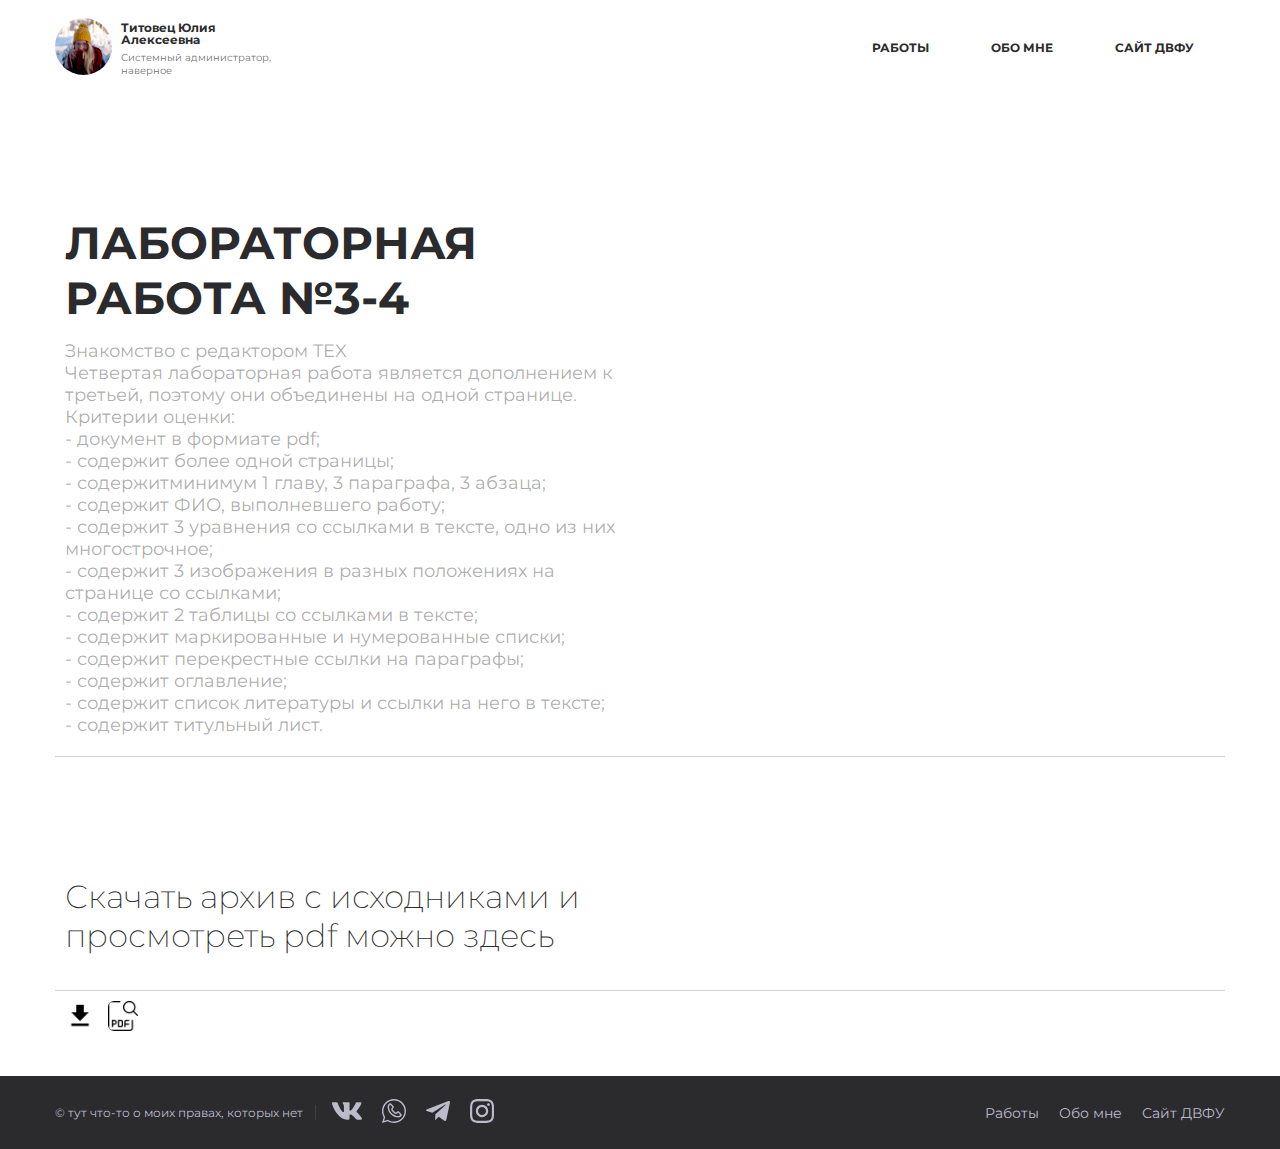
<file: text.html>
<!DOCTYPE html>
<html lang="ru">
<head>
    <meta charset="UTF-8">
    <link rel="stylesheet" href="css/style.css">
    <link rel="shortcut icon" href="images/Без имени-3.png" type="image/png">
    <link href="https://fonts.googleapis.com/css?family=Montserrat:200,300,400,500,700&display=swap&subset=cyrillic-ext" rel="stylesheet">
    <meta name="viewport" content="width=device-width, initial-scale=1">
    <title>TEXSTUDIO</title>
    </head>
<body>
    
    <header class="header">
        <div class="container">
            <div class="header__inner">
                
                <div class="user">
                    
                    <div class="user__avatar">
                        <img src="images/me.png" alt="">
                    </div>
                    <div class="user__FIO">
                        <div class="user__name">
                            Титовец Юлия <br> Алексеевна
                        </div>
                        <div class="user__prof">
                            Системный администратор, <br> наверное 
                        </div>
                    </div>
                
                </div>
                <nav class="nav">
                    <a class="nav__link" href="works.html">Работы</a>
                    <a class="nav__link" href="index.html">Обо мне</a>
<!--                    <a class="nav__link" href="contacts.html">Мой диплом</a>-->
                    <a class="nav__link" href="https://www.dvfu.ru/" target="_blank">Сайт ДВФУ</a>
                </nav>
            </div>
        </div>
    </header>
    
 
    <section class="intro">
        <div class="container">
            <div class="intro__inner1">
                <div class="intro__cont">
                    <h2 class="intro__subtitle">   </h2>
                    <h1 class="intro__title">ЛАБОРАТОРНАЯ РАБОТА №3-4</h1>
                    <div class="intro__text">Знакомство с редактором TEX<br>
                        Четвертая лабораторная работа является дополнением к третьей, поэтому они объединены на одной странице.
                         Критерии оценки:<br>
                    - документ в формиате pdf;<br>
                    - содержит более одной страницы;<br>
                    - содержитминимум 1 главу, 3 параграфа, 3 абзаца;<br>
                    - содержит ФИО, выполневшего работу;<br>
                    - содержит 3 уравнения со ссылками в тексте, одно из них многострочное;<br>
                    - содержит 3 изображения в разных положениях на странице со ссылками;<br>
                    - содержит 2 таблицы со ссылками в тексте;<br>
                    - содержит маркированные и нумерованные списки;<br>
                    - содержит перекрестные ссылки на параграфы;<br>
                    - содержит оглавление;<br>
                    - содержит список литературы и ссылки на него в тексте;<br>
                    - содержит титульный лист.<br>
                    </div>
                </div>
            </div>   
        </div>
    </section>
    
    
 <section class="intro">
        <div class="container">
            
            <div class="intro__inner1">
                <div class="intro__cont">
                    <h2 class="intro__subtitle">Скачать архив с исходниками и просмотреть pdf можно здесь</h2>
                    <h1 class="intro__title"></h1>
                    <div class="intro__text"></div>
                </div>
            </div>   
                    <div class="social">
                        <a class="social__link" href="архив.zip" target="_blank">
                            <img src="images/donw.png" width="40" height="40" alt=" ">
                        </a>
                        <a class="social__link" href="document1.pdf" target="_blank">
                            <img src="images/pdf.png" width="40" height="40" alt=" ">
                        </a>
                    </div>
        </div>
    </section>
            

    <footer class="footer">
    
        <div class="container"> 
        
            <div class="footer_inner">
                <div class="footer__credits">
                    <div class="footer__copyrights"> &copy; тут что-то о моих правах, которых нет </div>
                    <div class="footer__social">
                        <a class="footer__link" href="https://vk.com/hallelujajula" target="_blank">
                            <img src="images/vk.svg" width="30" alt=" ">
                        </a>
                        <a class="footer__link" href="https://wa.me/79146788073" target="_blank">
                            <img src="images/wha.svg" width="24" alt=" ">
                        </a>
                        <a class="footer__link" href="https://t.me/halleluliah" target="_blank">
                            <img src="images/telegram.svg" width="24" alt=" ">
                        </a>
                        <a class="footer__link" href="https://www.instagram.com/halellujajula/" target="_blank">
                            <img src="images/insta.svg" width="24" alt=" ">
                        </a>
                    </div>
                </div>
                <nav class="footer__nav"> 
                   <a class="footer__nav-link" href="works.html">Работы</a>
                   <a class="footer__nav-link" href="index.html">Обо мне</a>
                   <a class="footer__nav-link" href="https://www.dvfu.ru/" target="_blank">Сайт ДВФУ</a>
                </nav>
            </div>
            
        </div>
    
    </footer>
    
    
</body> 
</html>
</file>
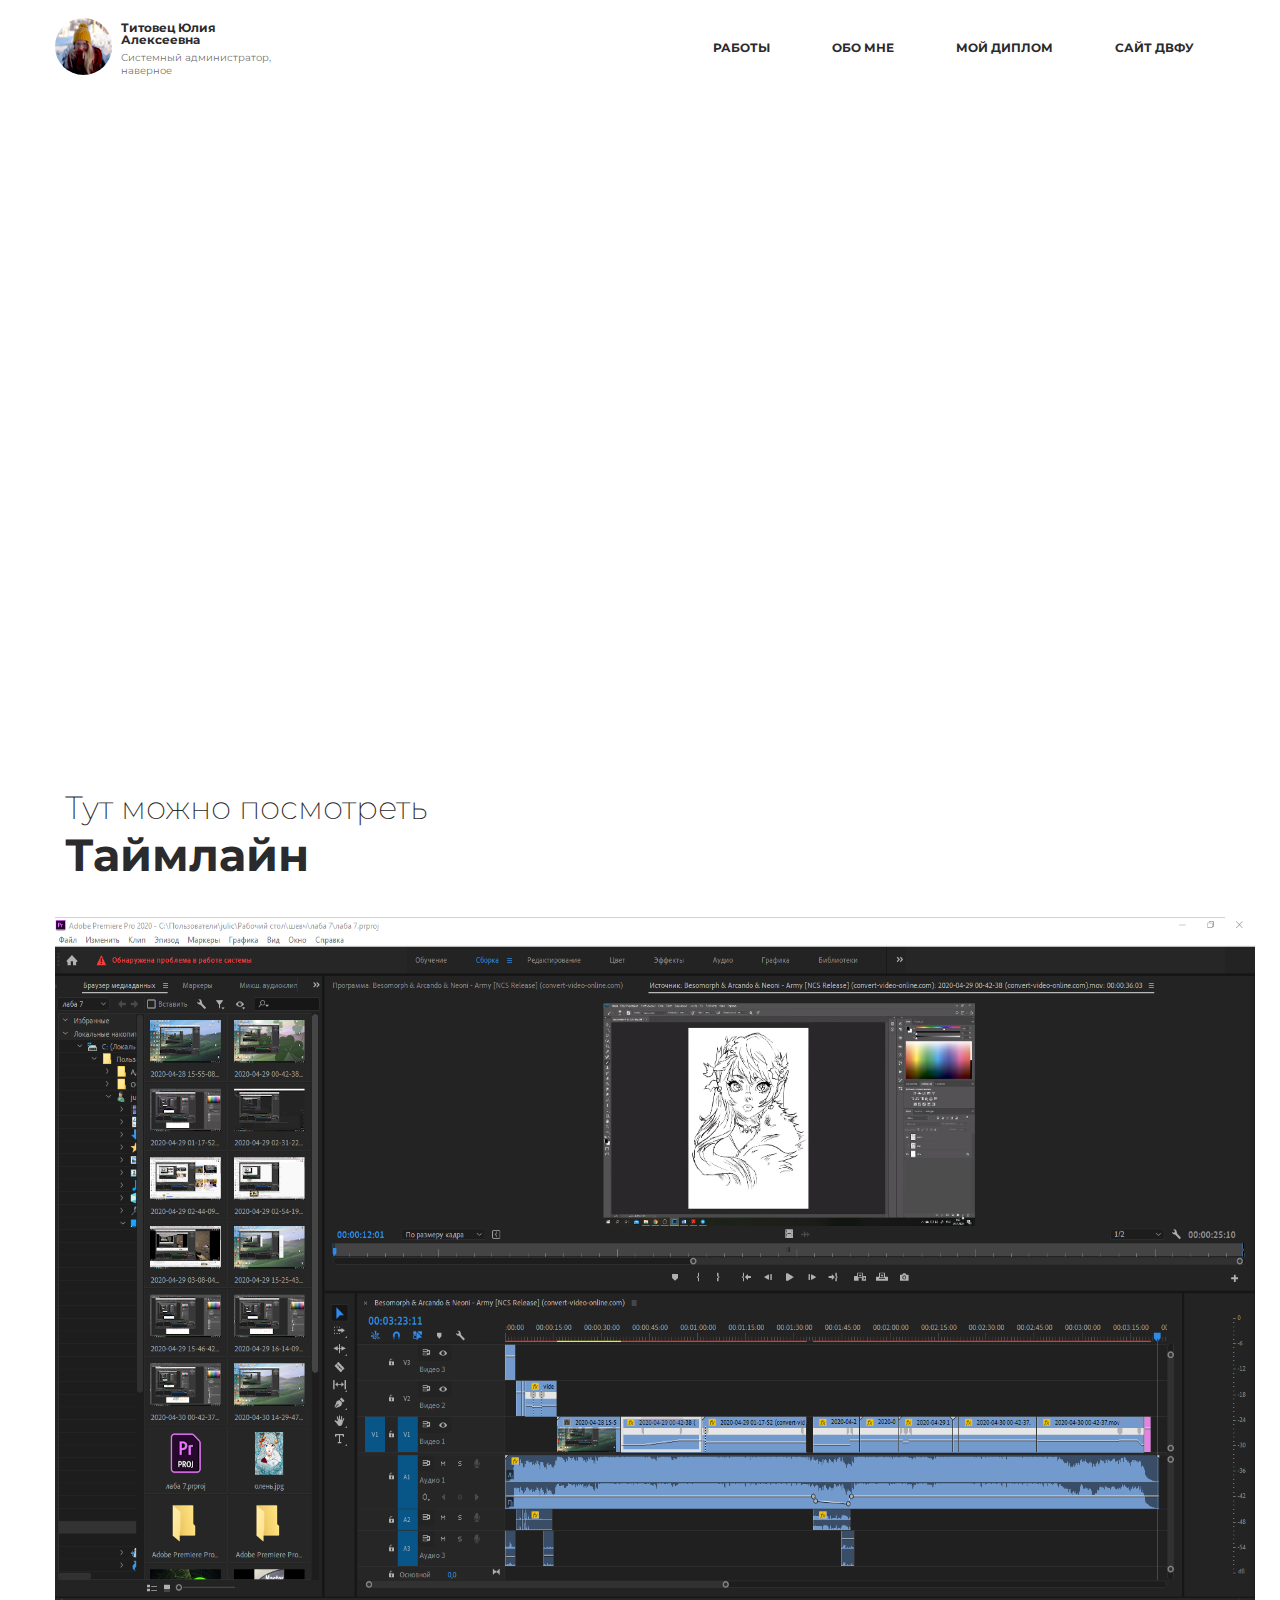
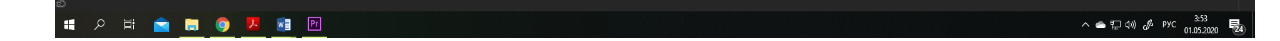
<file: video.html>
<!DOCTYPE html>
<html lang="ru">
<head>
    <meta charset="UTF-8">
    <link rel="stylesheet" href="css/style.css">
    <link rel="shortcut icon" href="/images/Без имени-3.png" type="image/png">
    <link href="https://fonts.googleapis.com/css?family=Montserrat:200,300,400,500,700&display=swap&subset=cyrillic-ext" rel="stylesheet">
    <meta name="viewport" content="width=device-width, initial-scale=1">
    <title>Видео</title>
    </head>
<body>
    
    <header class="header">
        <div class="container">
            <div class="header__inner">
                
                <div class="user">
                    
                    <div class="user__avatar">
                        <img src="images/me.png" alt="">
                    </div>
                    <div class="user__FIO">
                        <div class="user__name">
                            Титовец Юлия <br> Алексеевна
                        </div>
                        <div class="user__prof">
                            Системный администратор, <br> наверное 
                        </div>
                    </div>
                
                </div>
                <nav class="nav">
                    <a class="nav__link" href="works.html">Работы</a>
                    <a class="nav__link" href="index.html">Обо мне</a>
                    <a class="nav__link" href="contacts.html">Мой диплом</a>
                    <a class="nav__link" href="https://www.dvfu.ru/" target="_blank">Сайт ДВФУ</a>
                </nav>
            </div>
        </div>
    </header>
 
 <section class="intro">
        <div class="container">
            <iframe width="920" height="520" src="https://www.youtube.com/embed/1AXhi2J9Q6Y" frameborder="0" allow="accelerometer; autoplay; encrypted-media; gyroscope; picture-in-picture" allowfullscreen></iframe>
        </div>
    </section>
            
    <section class="intro">
        <div class="container">
            <div class="intro__inner1">
                <div class="intro__cont">
                    <h2 class="intro__subtitle">Тут можно посмотреть</h2>
                    <h1 class="intro__title">Таймлайн</h1>
                </div>
            </div>
            <img src="images/%D0%BB%D0%B0%D0%B1%D0%B07.PNG" width="1200" height="720" alt=" ">
        </div>
    </section>
            


    
</body> 
</html>
</file>
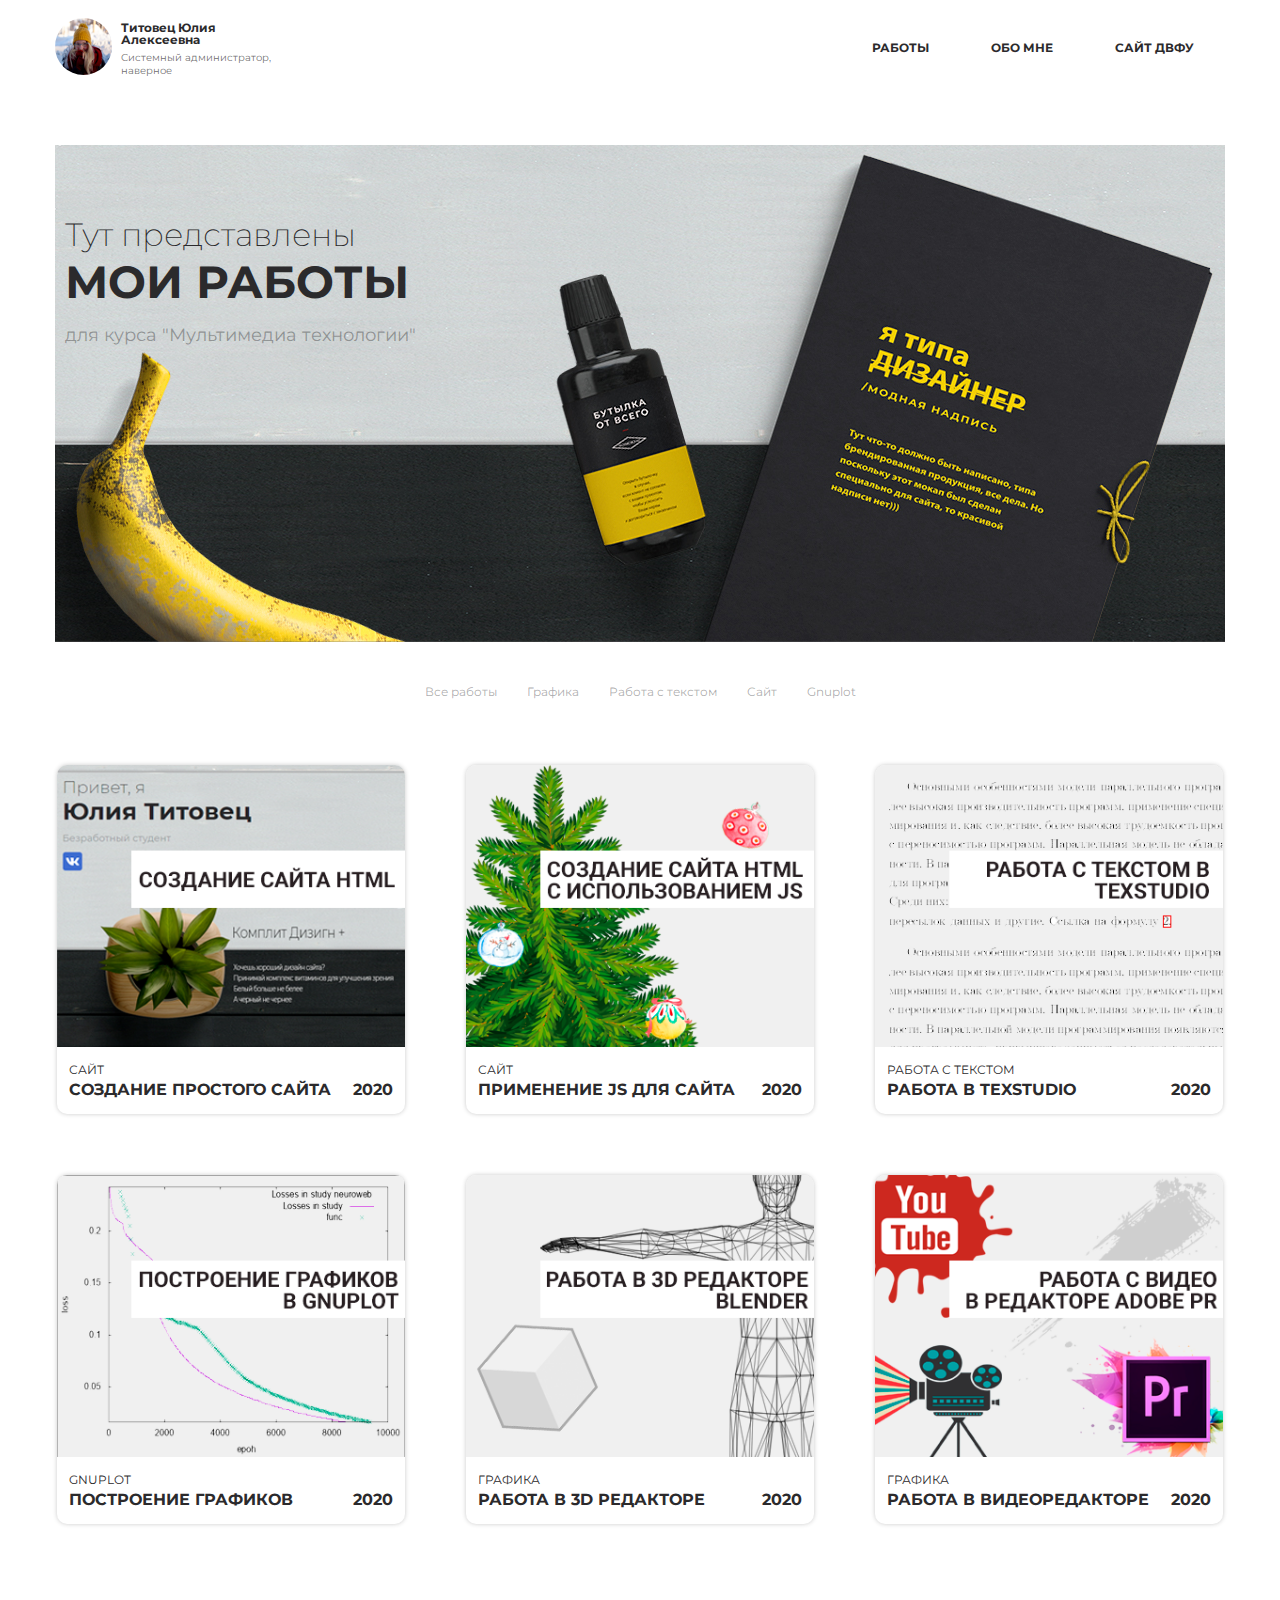
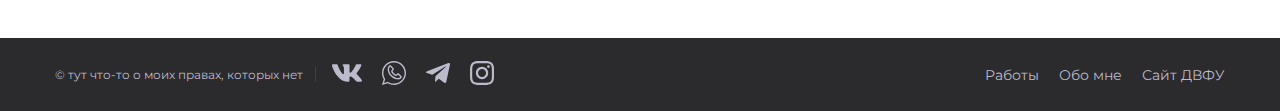
<file: works.html>
<!DOCTYPE html>
<html lang="ru">
<head>
    <meta charset="UTF-8">
    <link rel="stylesheet" href="css/style.css">
    <link rel="shortcut icon" href="images/Без имени-3.png" type="image/png">
    <link href="https://fonts.googleapis.com/css?family=Montserrat:200,300,400,500,700&display=swap&subset=cyrillic-ext" rel="stylesheet">
    <meta name="viewport" content="width=device-width, initial-scale=1">
    <title>Работы</title>
    <script src="https://cdnjs.cloudflare.com/ajax/libs/jquery/3.5.1/jquery.slim.js" charset="UTF-8"></script>
    </head>
<body>
    
    <header class="header">
        <div class="container">
            <div class="header__inner">
                
                <div class="user">
                    
                    <div class="user__avatar">
                        <img src="images/me.png" alt="">
                    </div>
                    <div class="user__FIO">
                        <div class="user__name">
                            Титовец Юлия <br> Алексеевна
                        </div>
                        <div class="user__prof">
                            Системный администратор, <br> наверное 
                        </div>
                    </div>
                
                </div>
                <nav class="nav">
<!--                    <a class="nav__link" href="video.html">Видео</a>-->
                    <a class="nav__link" href="works.html">Работы</a>
                    <a class="nav__link" href="index.html">Обо мне</a>
<!--                    <a class="nav__link" href="contacts.html">Blender</a>-->
                    <a class="nav__link" href="https://www.dvfu.ru/" target="_blank">Сайт ДВФУ</a>
                </nav>
            </div>
        </div>
    </header>
    
    

    <section class="intro">
        <div class="container">
            <div class="intro__inner2">
                <div class="intro__cont">
                    <h2 class="intro__subtitle">Тут представлены</h2>
                    <h1 class="intro__title">МОИ РАБОТЫ</h1>
                    <div class="intro__text">для курса "Мультимедиа технологии"</div>
                </div>
            </div>   
        </div>
    </section>


    
    <div class="works">
        <div class="container">
            <div class="works__nav">
                
                <a class="works__nav-link" href="#" data-filter="all">Все работы</a>
                <a class="works__nav-link" href="#" data-filter="graphix">Графика</a>
                <a class="works__nav-link" href="#" data-filter="text">Работа с текстом</a>
                <a class="works__nav-link" href="#" data-filter="site">Сайт</a>
                <a class="works__nav-link" href="#" data-filter="Gnuplot">Gnuplot</a>
                
                
            </div>
            
            
            
            
            
            
            <div class="portfolio">
                <div class="portfolio__col" data-cat="site">
                    
                    <div class="work">
                        <a href="index.html"><img class="work__image" src="images/work1.png" alt=""></a>
                        <div class="work__cont">
                            <div class="work__cat">Сайт</div>
                            <div class="work__title">
                                Создание простого сайта
                                <time class="work__date" datetime="2020-05-08 20:35">2020</time>
                            </div>
                        </div>
                    </div>
                    
                </div> 
                
                
                <div class="portfolio__col" data-cat="site">
                    
                    <div class="work">
                        <a href="elka.html"><img class="work__image" src="images/work2.png" alt=""></a>
                        <div class="work__cont">
                            <div class="work__cat">Сайт</div>
                            <div class="work__title">
                                Применение js для сайта
                                <time class="work__date" datetime="2020-05-08 20:35">2020</time>
                            </div>
                        </div>
                    </div>
                    
                </div> 
                
                
                <div class="portfolio__col" data-cat="text">
                    
                    <div class="work">
                        <a href="text.html"><img class="work__image" src="images/work3.png" alt=""></a>
                        <div class="work__cont">
                            <div class="work__cat">Работа с текстом</div>
                            <div class="work__title">
                                Работа в TexStudio
                                <time class="work__date" datetime="2020-05-08 20:35">2020</time>
                            </div>
                        </div>
                    </div>
                    
                </div> 
                
                <div class="portfolio__col" data-cat="Gnuplot">
                    
                    <div class="work">
                        <a href="gnuplot.html"><img class="work__image" src="images/work4.png" alt=""></a>
                        <div class="work__cont">
                            <div class="work__cat">Gnuplot</div>
                            <div class="work__title">
                                Построение графиков
                                <time class="work__date" datetime="2020-05-08 20:35">2020</time>
                            </div>
                        </div>
                    </div>
                    
                </div> 
                
                <div class="portfolio__col" data-cat="graphix">
                    
                    <div class="work">
                        <a href="blender.html"><img class="work__image" src="images/work5.png" alt=""></a>
                        <div class="work__cont">
                            <div class="work__cat">Графика</div>
                            <div class="work__title">
                                Работа в 3D редакторе
                                <time class="work__date" datetime="2020-05-08 20:35">2020</time>
                            </div>
                        </div>
                    </div>
                    
                </div> 
                
                
                <div class="portfolio__col" data-cat="graphix">
                    
                    <div class="work">
                        <a href="video.html"><img class="work__image" src="images/work6.png" alt=""></a>
                        <div class="work__cont">
                            <div class="work__cat">Графика</div>
                            <div class="work__title">
                                Работа в видеоредакторе
                                <time class="work__date" datetime="2020-05-08 20:35">2020</time>
                            </div>
                        </div>
                    </div>
                    
                </div> 
                
                
                
            </div>
        </div>
    </div>
    
    
<footer class="footer">
    
        <div class="container"> 
        
            <div class="footer_inner">
                <div class="footer__credits">
                    <div class="footer__copyrights"> &copy; тут что-то о моих правах, которых нет </div>
                    <div class="footer__social">
                        <a class="footer__link" href="https://vk.com/hallelujajula" target="_blank">
                            <img src="images/vk.svg" width="30" alt=" ">
                        </a>
                        <a class="footer__link" href="https://wa.me/79146788073" target="_blank">
                            <img src="images/wha.svg" width="24" alt=" ">
                        </a>
                        <a class="footer__link" href="https://t.me/halleluliah" target="_blank">
                            <img src="images/telegram.svg" width="24" alt=" ">
                        </a>
                        <a class="footer__link" href="https://www.instagram.com/halellujajula/" target="_blank">
                            <img src="images/insta.svg" width="24" alt=" ">
                        </a>
                    </div>
                </div>
                <nav class="footer__nav"> 
                   <a class="footer__nav-link" href="works.html">Работы</a>
                   <a class="footer__nav-link" href="index.html">Обо мне</a>
                   <a class="footer__nav-link" href="https://www.dvfu.ru/" target="_blank">Сайт ДВФУ</a>
                </nav>
            </div>
            
        </div>
    
    </footer>
    
    
    <script src="js/app.js"></script>
    
</body> 
</html>
</file>
<file: css/style.css>
html{font-size:12px}body{margin:0;font-family:'Montserrat',sans-serif;font-size:12px;color:#2B2A2C}h1,h2,h3,h4,h5,h6{margin:0}*,*:before,*:after{box-sizing:border-box}.add_button{margin-top:10px;margin-left:10px;width:50px;height:50px;display:inline-block;padding:0px;border:0px;font-size:40px}.container{width:100%;max-width:1200px;padding-left:15px;padding-right:15px;margin:0 auto}.container-fluid{width:100%;max-width:1200px;padding-left:15px;padding-right:15px;margin:0 auto;margin-top:30px;margin-bottom:50px}.col-4{align-items:center}.header{padding:18px 0}.header__inner{display:flex;justify-content:space-between;align-items:center}.user{display:flex}.user__avatar{width:57px;height:57px}.user__avatar img{border-radius:50%}.user__FIO{padding-left:9px}.user__name{margin-top:4px;margin-bottom:5px;font-size:12px;line-height:12px;color:#2B2A2C;font-weight:700}.user__prof{font-size:10px;color:rgba(43,42,44,0.7)}.nav{display:flex;height:100%}.nav__link{padding:10px 30px;font-size:12px;color:#2B2A2C;text-transform:uppercase;font-weight:700;text-decoration:none;border:1px solid transparent;border-radius:20px}.nav__link:after{content:"";display:none;width:0;height:1px;background-color:#2B2A2C;position:absolute;bottom:-5px;left:0;z-index:1}.nav__link:hover,.nav__link.active{border-color:#2B2A2C}.intro{padding-top:50px}.intro__inner{display:flex;border-bottom:1px solid rgba(106,105,107,0.3);padding-bottom:295px;background:url("../images/баннер2.jpg") left top}.intro__inner1{display:flex;border-bottom:1px solid rgba(106,105,107,0.3);padding-bottom:20px}.intro__inner2{display:flex;border-bottom:1px solid rgba(106,105,107,0.3);padding-bottom:295px;background:url("../images/banerWorks.jpg") left top}.intro__cont{width:50%}.intro__subtitle{margin-top:70px;margin-left:10px;font-size:32px;color:#2B2A2C;font-weight:200}.intro__title{margin-bottom:15px;margin-left:10px;font-size:45px;color:#2B2A2C;font-weight:700}.intro__text{font-size:18px;margin-left:10px;color:rgba(43,42,44,0.4);font-weight:400}.intro__photo{width:50%}.social{margin-bottom:42px;margin-top:10px;margin-left:none}.social__link{text-decoration:none;margin-left:10px;margin-left:none;margin-top:10px;transition:transform .2s linear}.social__link img{border-radius:20%;width:30px;height:30px}.social__link:hover{transform:translateY(-5px)}.add_button ball_4{padding:10px 30px;font-size:12px;color:#2B2A2C;text-transform:uppercase;font-weight:700;text-decoration:none;border:1px solid transparent;border-radius:20px}.works{padding:42px}.works__nav{display:flex;justify-content:center;margin-bottom:35px}.works__nav-link{font-size:12px;color:rgba(43,42,44,0.4);text-decoration:none;margin:0 15px}.works__nav-link:hover{text-decoration:underline}.portfolio{display:flex;flex-wrap:wrap;margin:0 -30.5px;margin-bottom:42px}.portfolio__col{flex-basis:33.33333%;padding:30.5px}.work{box-shadow:0 0 4px rgba(43,42,44,0.25);border-radius:10px;overflow:hidden;transition:box-shadow .2s linear}.work:hover{box-shadow:0 0 25px rgba(43,42,44,0.25)}.work__image{display:block;max-width:100%;height:auto}.work__cont{padding:15px 12px}.work__cat{font-size:12px;color:#2B2A2C;text-transform:uppercase;margin-bottom:3px}.work__title{display:flex;justify-content:space-between;font-size:16px;color:#2B2A2C;text-transform:uppercase;font-weight:700}.btn{display:inline-block;vertical-align:top;padding:1.05em 1.7em;min-width:170px;border:1px solid #6A696B;border-radius:1.8em;background:none;cursor:pointer;font-family:inherit;font-size:1.06rem;line-height:1.1;color:#2B2A2C;text-transform:uppercase;text-decoration:none;text-align:center;transition:background-color .2s linear,color .2s linear,box-shadow .2s linear}.btn:focus{outline:none}.btn:hover{background-color:#2B2A2C;box-shadow:2px 2px 10px rgba(0,0,0,0.24);color:#fff}.btn+.btn{margin-left:1rem}.btn--sm{padding:.7em 1.2em;font-size:.94rem;font-weight:700;border-width:2px}.about{margin:126px 0}.about__inner{display:flex;max-width:1084px}.about__photo{width:50%;position:relative}.about__photo img{position:relative;z-index:2}.about__photo:before{content:"";width:413px;height:413px;background-color:#EFEFEF;position:absolute;left:15px;bottom:0px;z-index:1}.about__cont{width:50%;padding-left:60px;margin-top:30px}.about__title{font-size:39.5px;color:#2B2A2C;font-weight:700;text-transform:uppercase}.about__big_title{font-size:61px;color:rgba(43,42,44,0.15);font-weight:700;text-transform:uppercase;line-height:1.1;margin-bottom:21px;position:relative}.about__text{padding:0 15px;font-size:12px;color:#6A696B;line-height:2;font-weight:300;margin-bottom:40px}.img{display:block;max-width:100%;height:auto}.hide{display:none}.footer{background-color:#2B2A2C;padding:20px 0}.footer_inner{display:flex;justify-content:space-between}.footer__copyrights{color:#BBBBCC;font-size:12px;padding-right:12px;margin-right:16px;border-right:1px solid rgba(106,105,107,0.35)}.footer__credits{display:flex;align-items:center}.footer__social{display:flex;align-items:center}.footer__social a{text-decoration:none;margin-right:20px}.footer__nav{font-size:14px;display:flex;align-items:center}.footer__nav-link{color:#BBBBCC;text-decoration:none;margin-left:20px}.footer__nav-link:hover{text-decoration:underline}
</file>
<file: css/style-feb23.css>
* { 
  margin : 0;
  padding: 0;
  box-sizing : border-box;
  font-familly : "Poppins", sans-serif;
}
body {
  display : flex;
  align-items : center;
  justify-content : center;  
  background-color: #43345d;
  min-height : 900px;
}

.container {
  position : relative;
  width : 900px;
  display : flex;
  align-items : center;
  justify-content : center;
  flex-warp : warp;
  padding : 30px;  
}

.container .card {
  position: relative;
  max-width : 600px;
  height : 400px;  
  background-color : #fff;
  margin : 30px 10px;
  padding : 20px 15px;
  
  display : flex;
  flex-direction : column;
  box-shadow : 0 5px 15px rgba(0,0,0,0.5);
  transition : 0.3s ease-in-out;
  border-radius : 30px;
}
.container .card:hover {
  height : 500px;    
}


.container .card .image {
  position : relative;
  width : 552px;
  height : 200px;
  
  top : -80%;
  left: 8px;
  box-shadow : 10 15px 15px rgba(0,0,0,0.5);
  z-index : 1;
}

.container .card .image img {
  max-width : 100%;
  border-radius : 15px;
}

.container .card .content {
  position : relative;
  top : -100px;
  padding : 10px 15px;
  color : #111;
  text-align : center;
  
  visibility : hidden;
  opacity : 0;
  transition : 0.3s ease-in-out;
    
}

.container .card:hover .content {
   margin-top : 30px;
   visibility : visible;
   opacity : 1;
   transition-delay: 0.2s;
  
}
</file>
